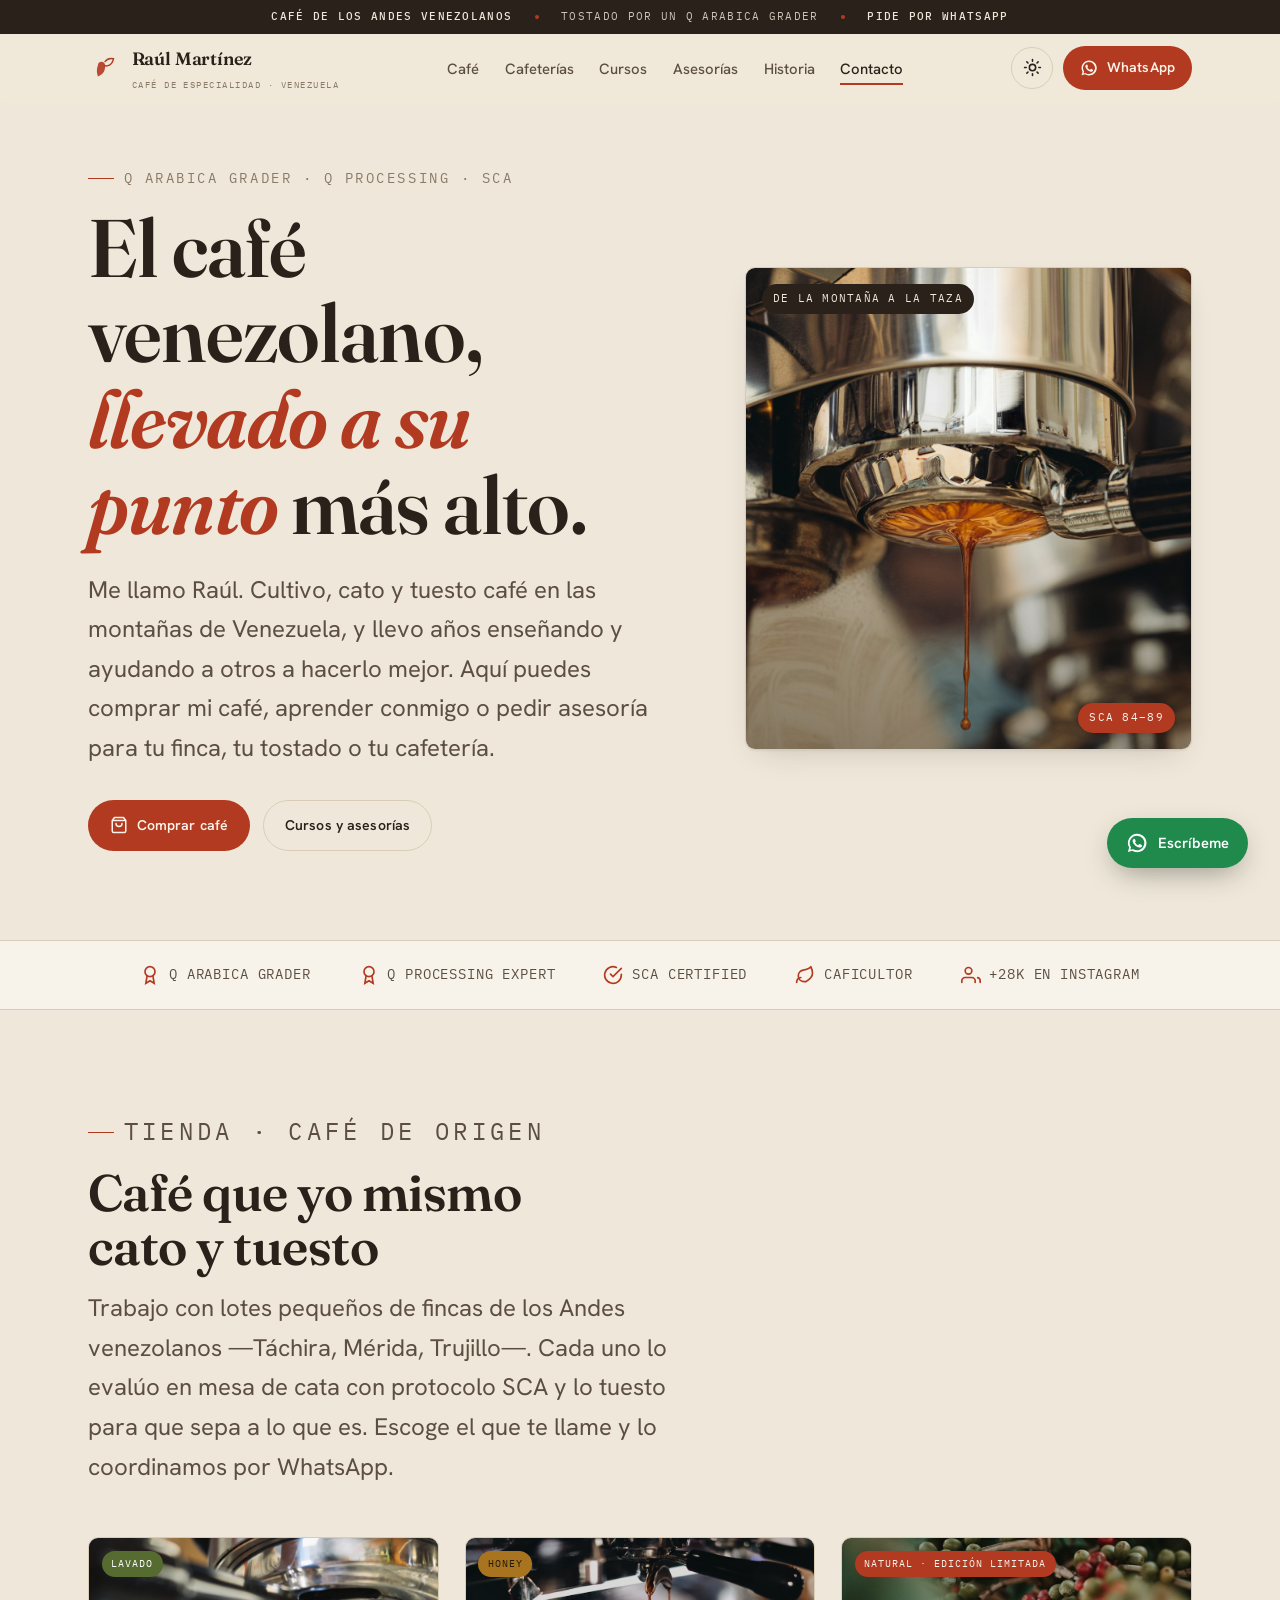
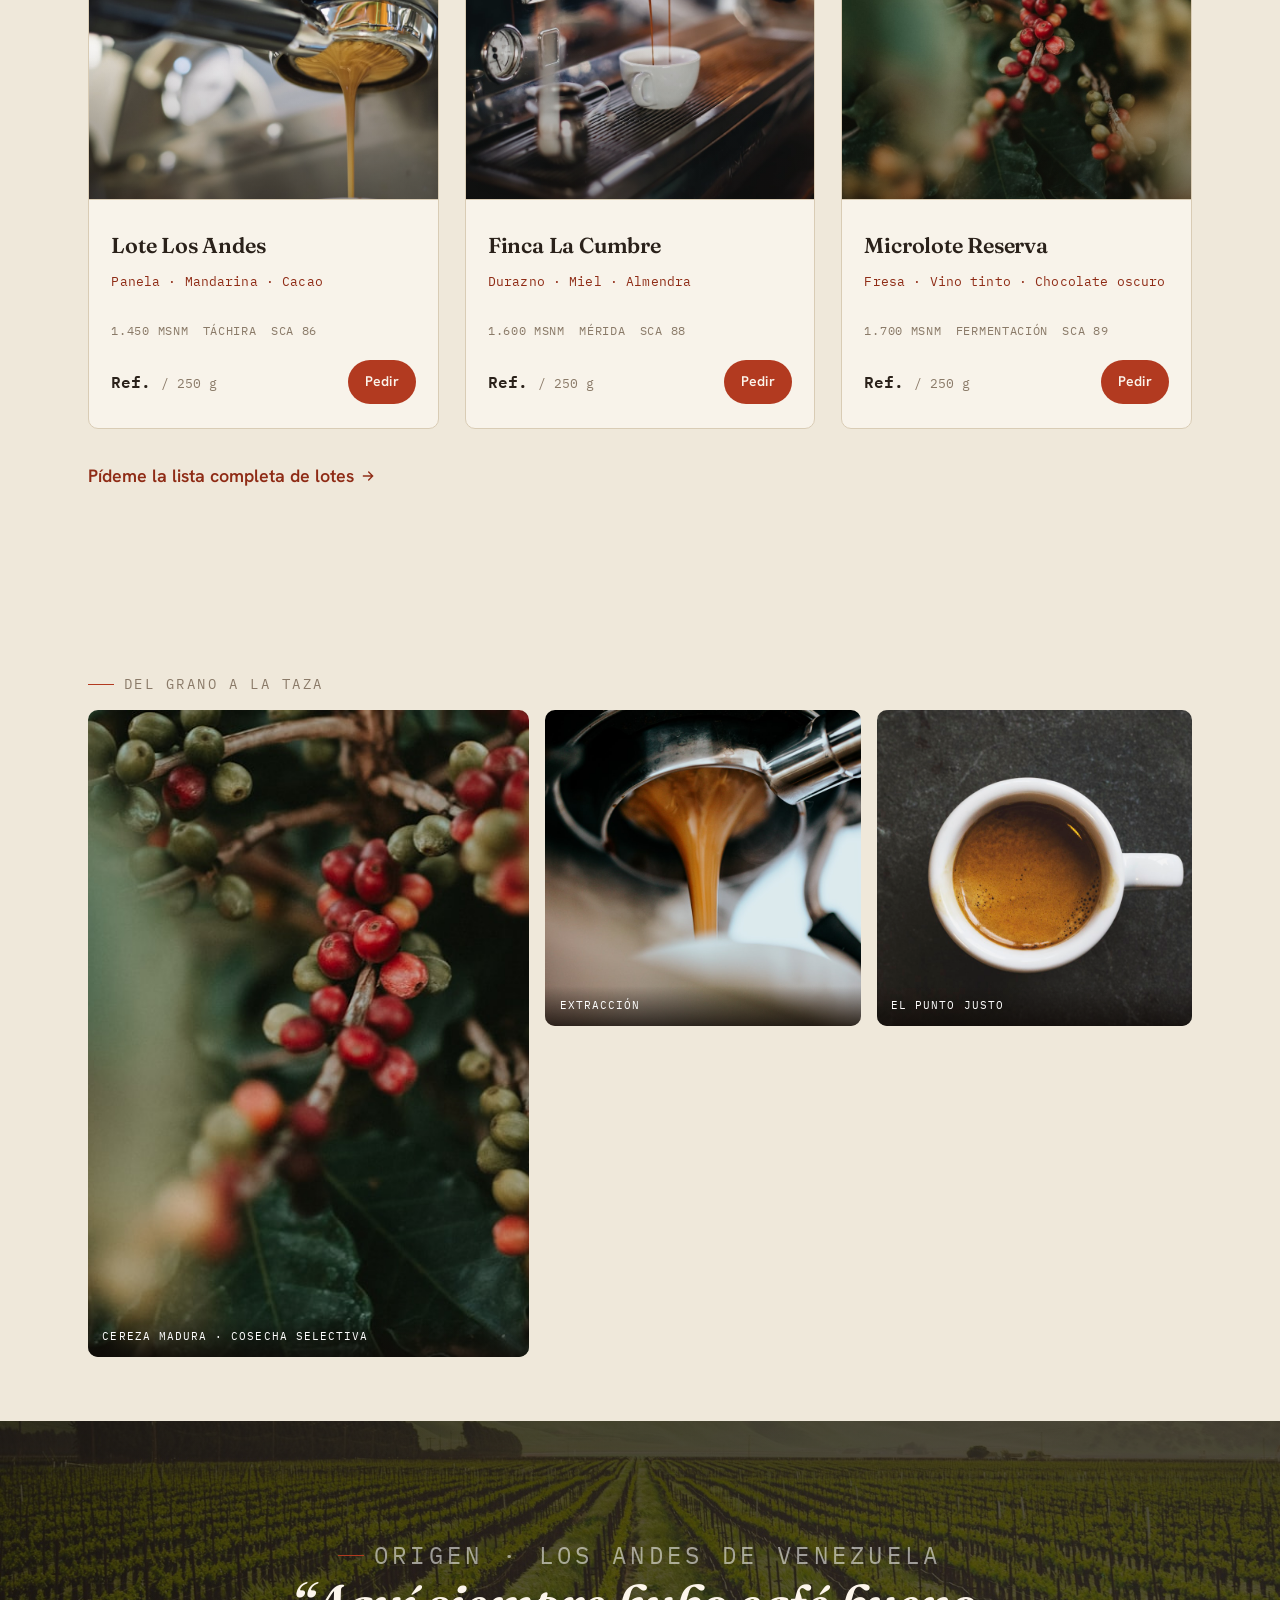
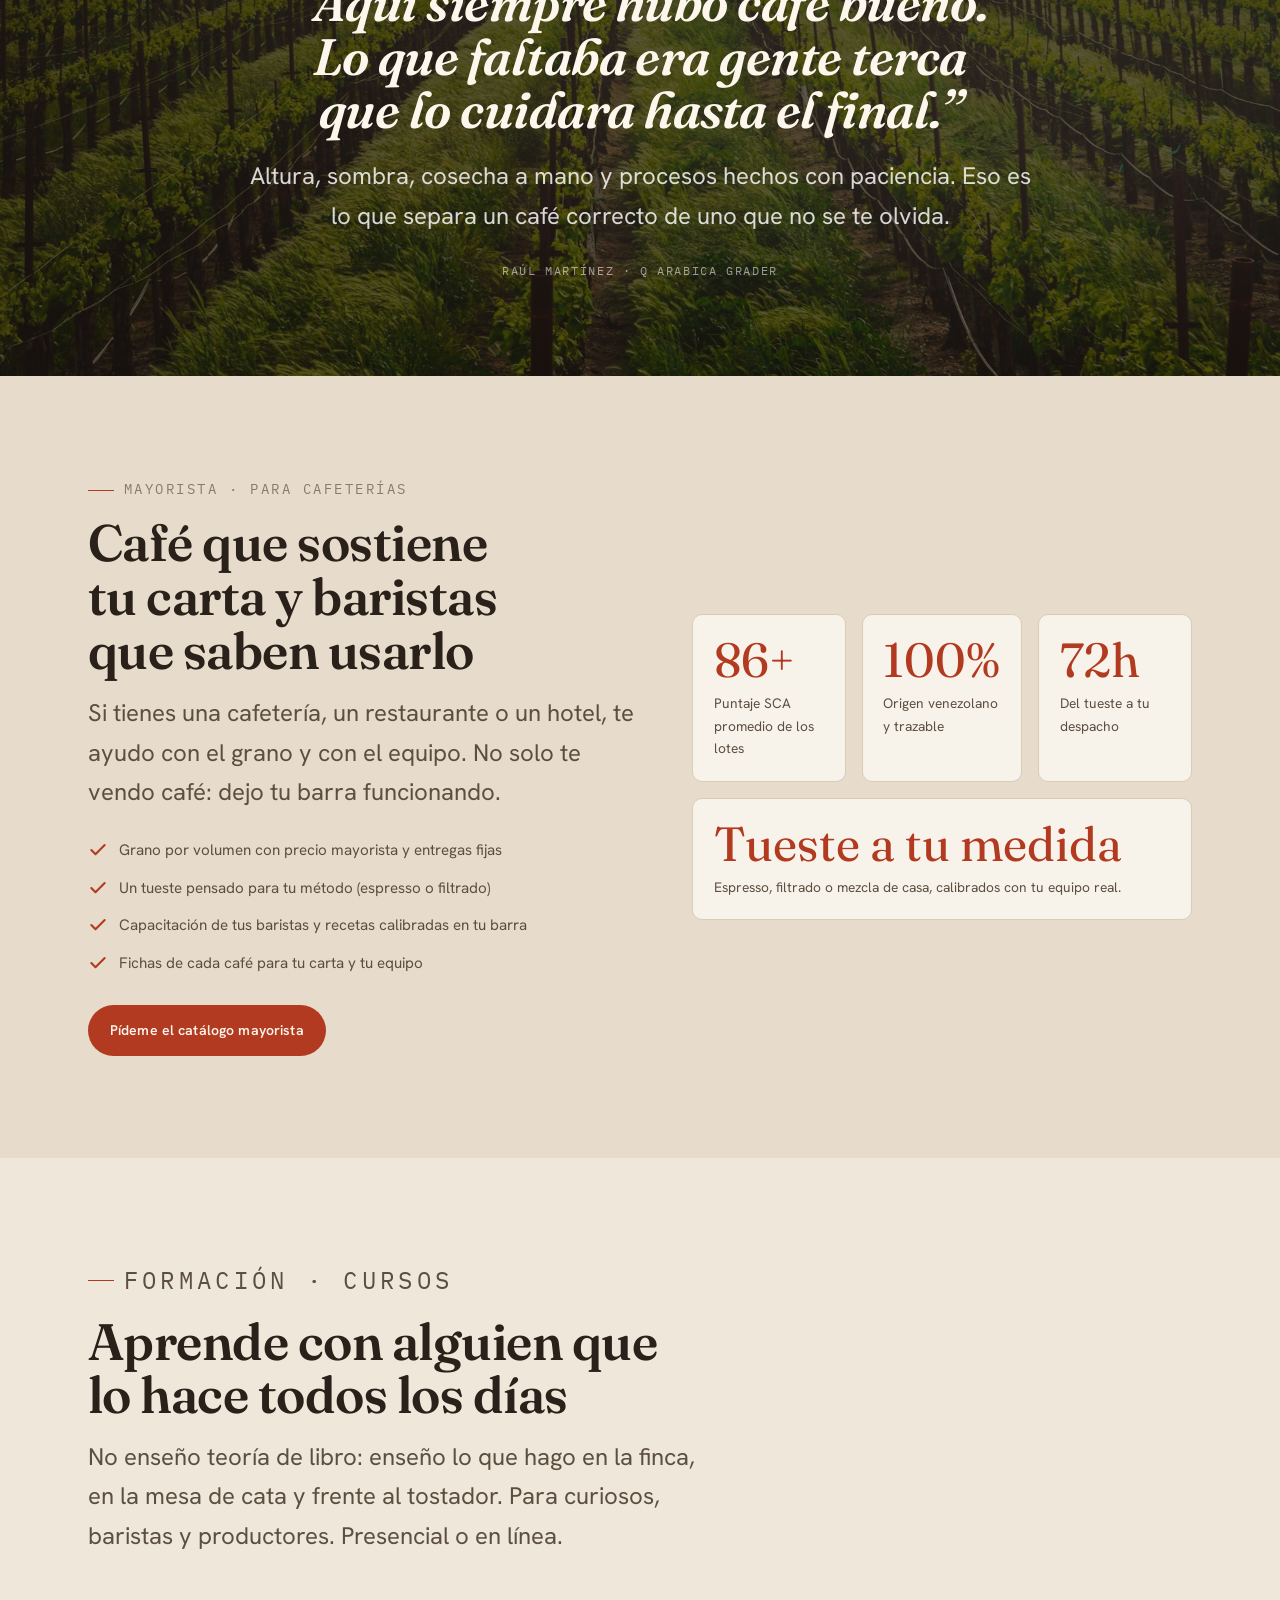
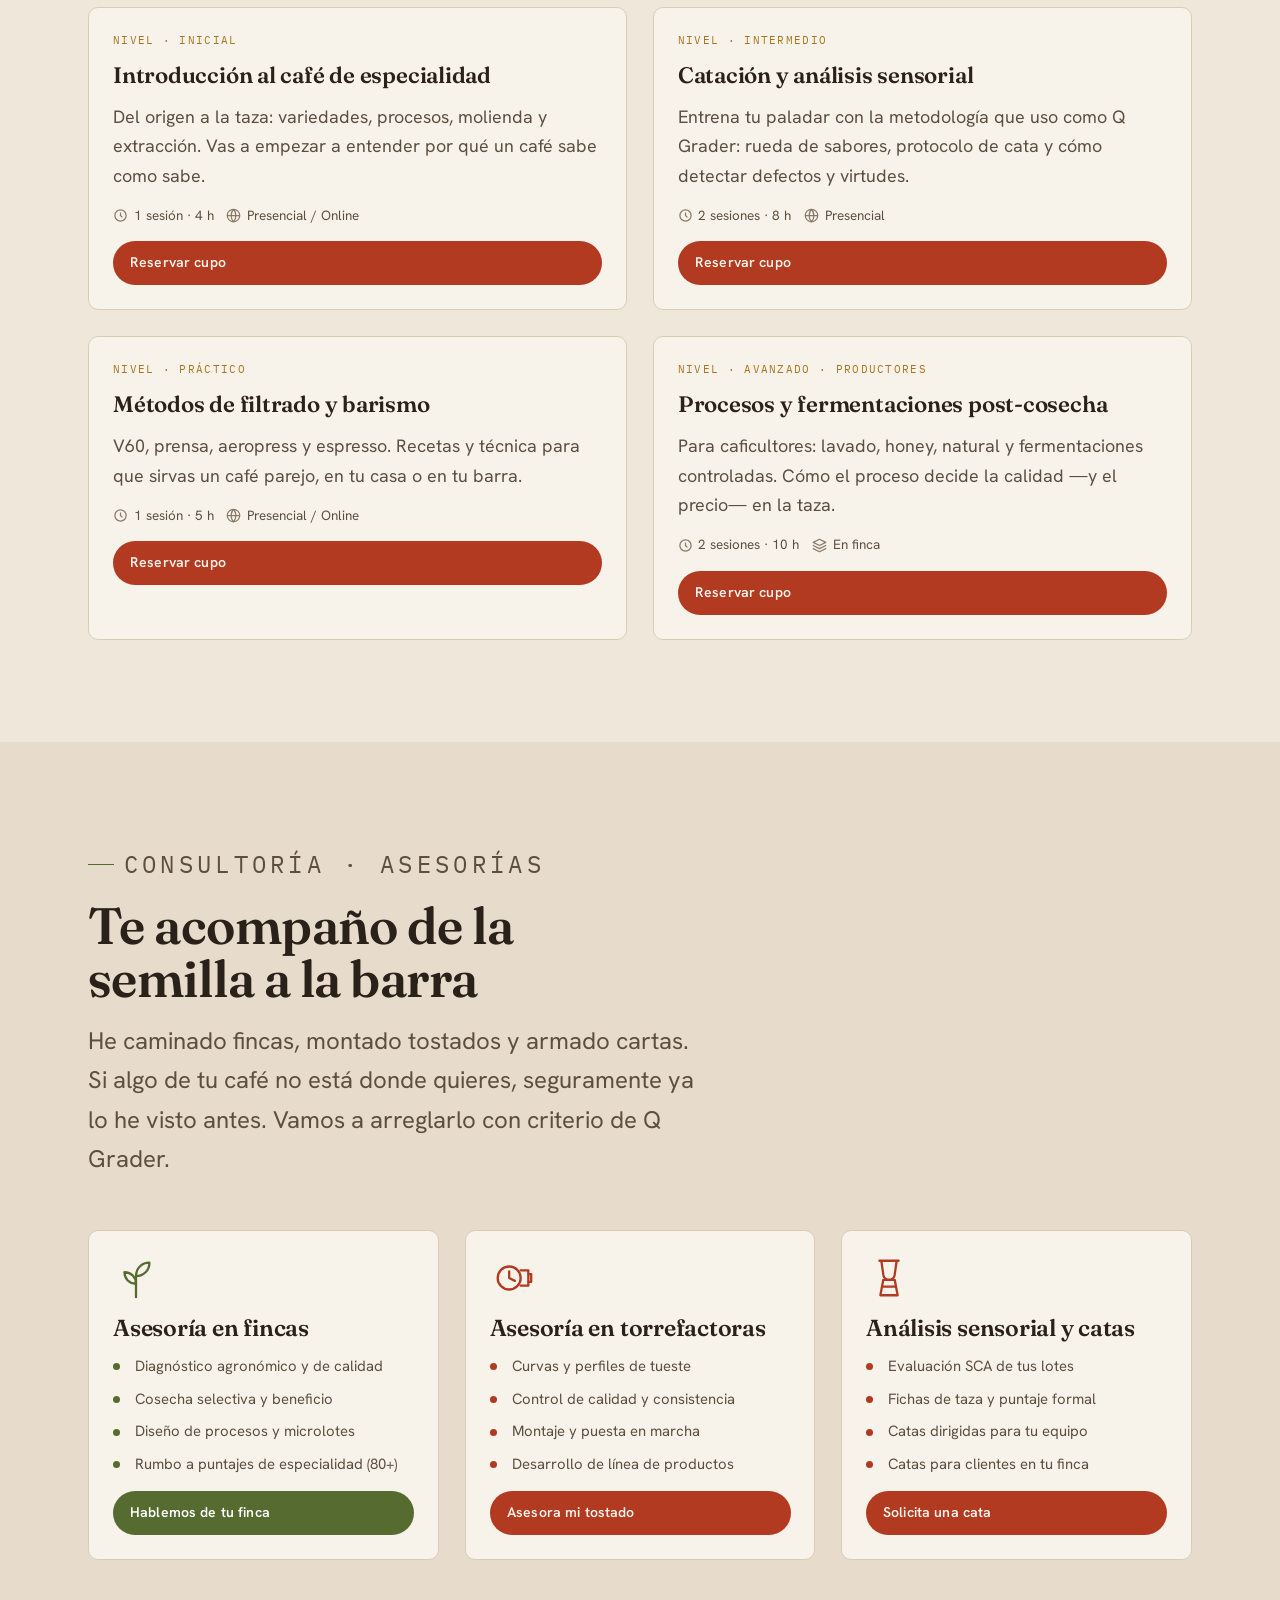
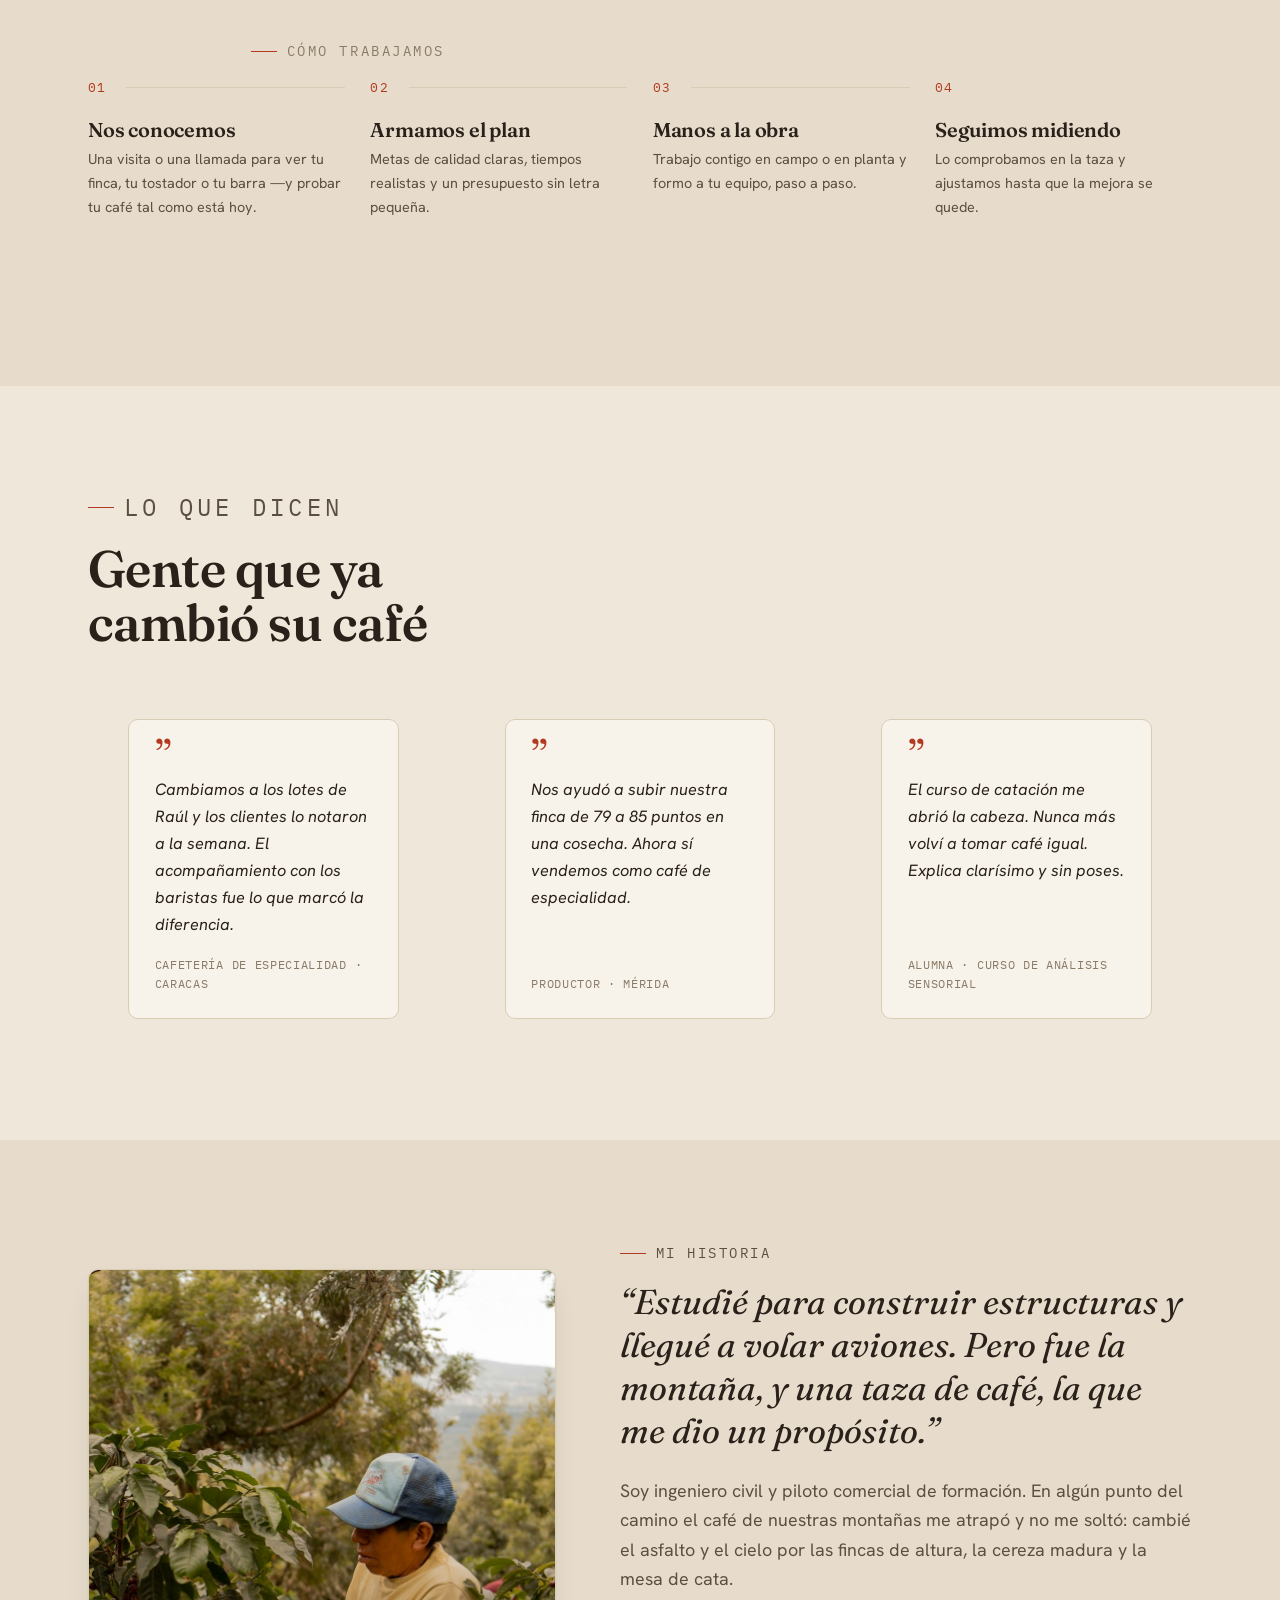
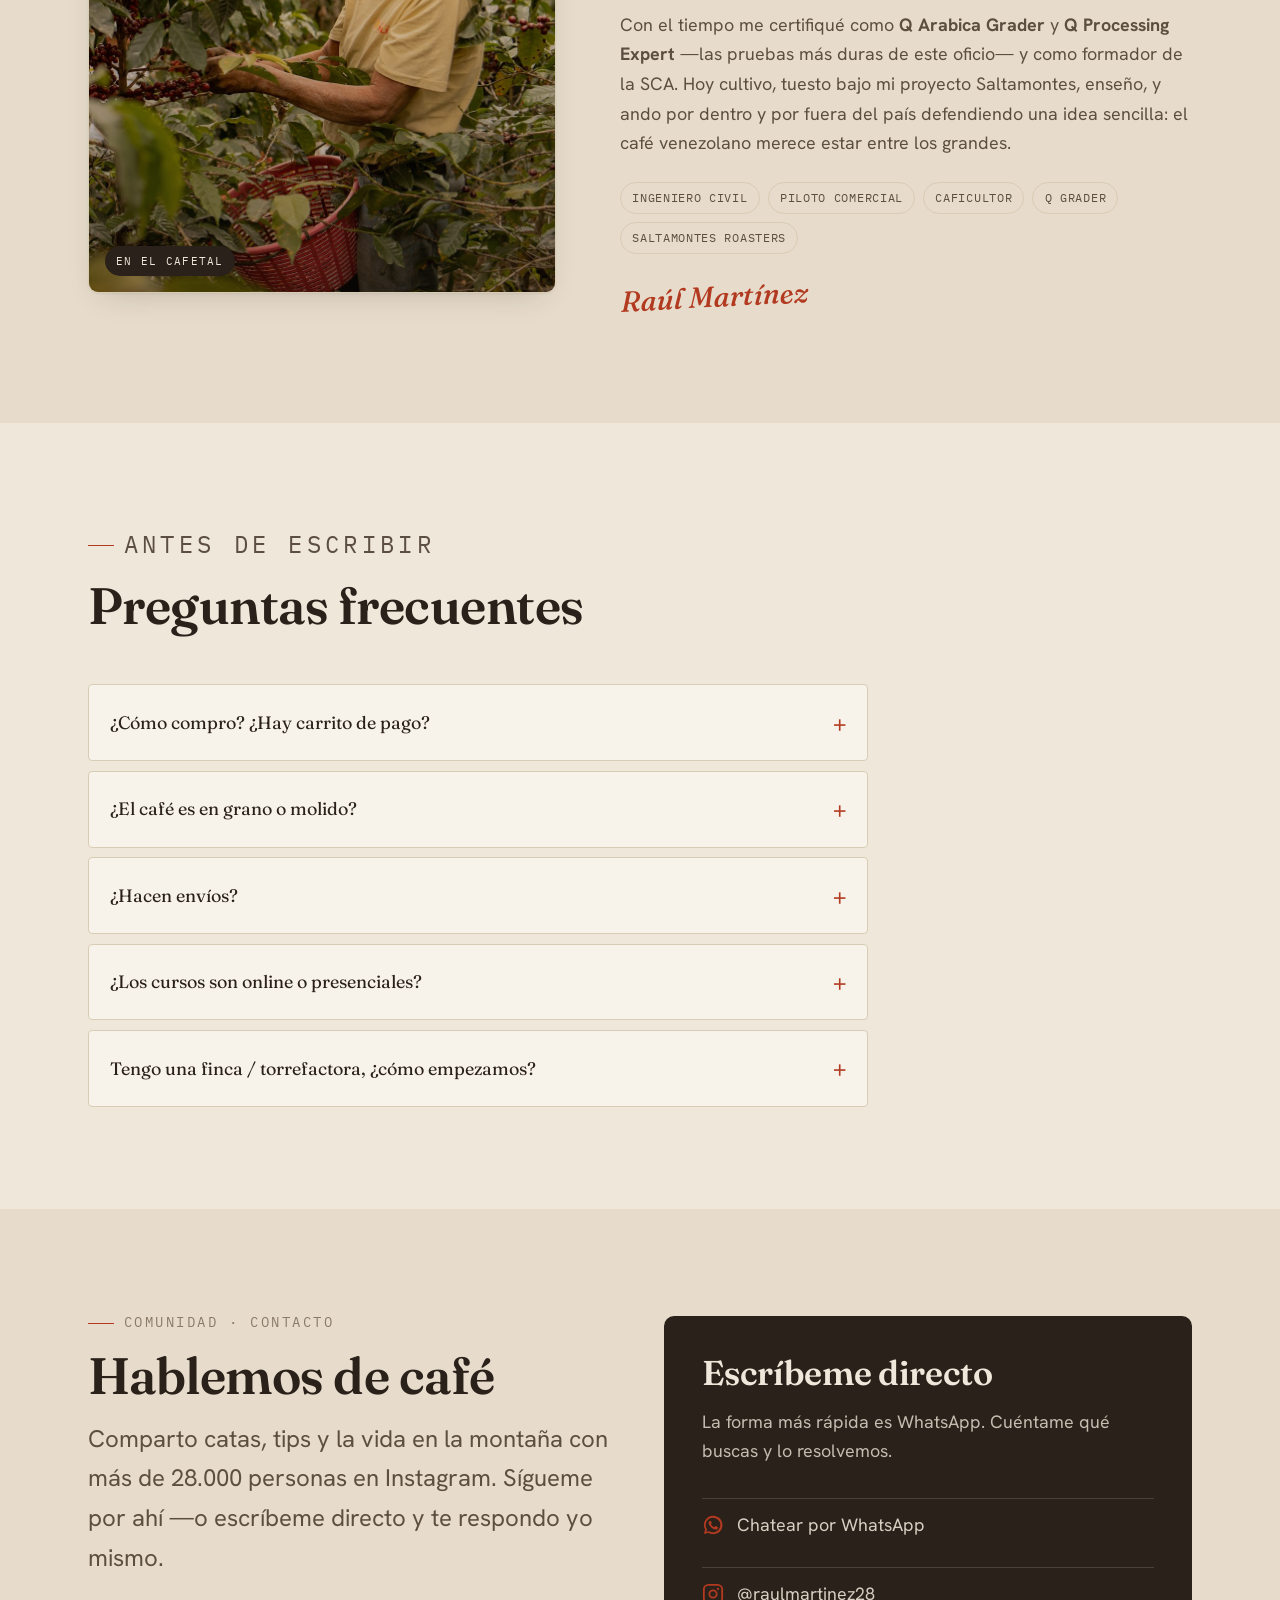
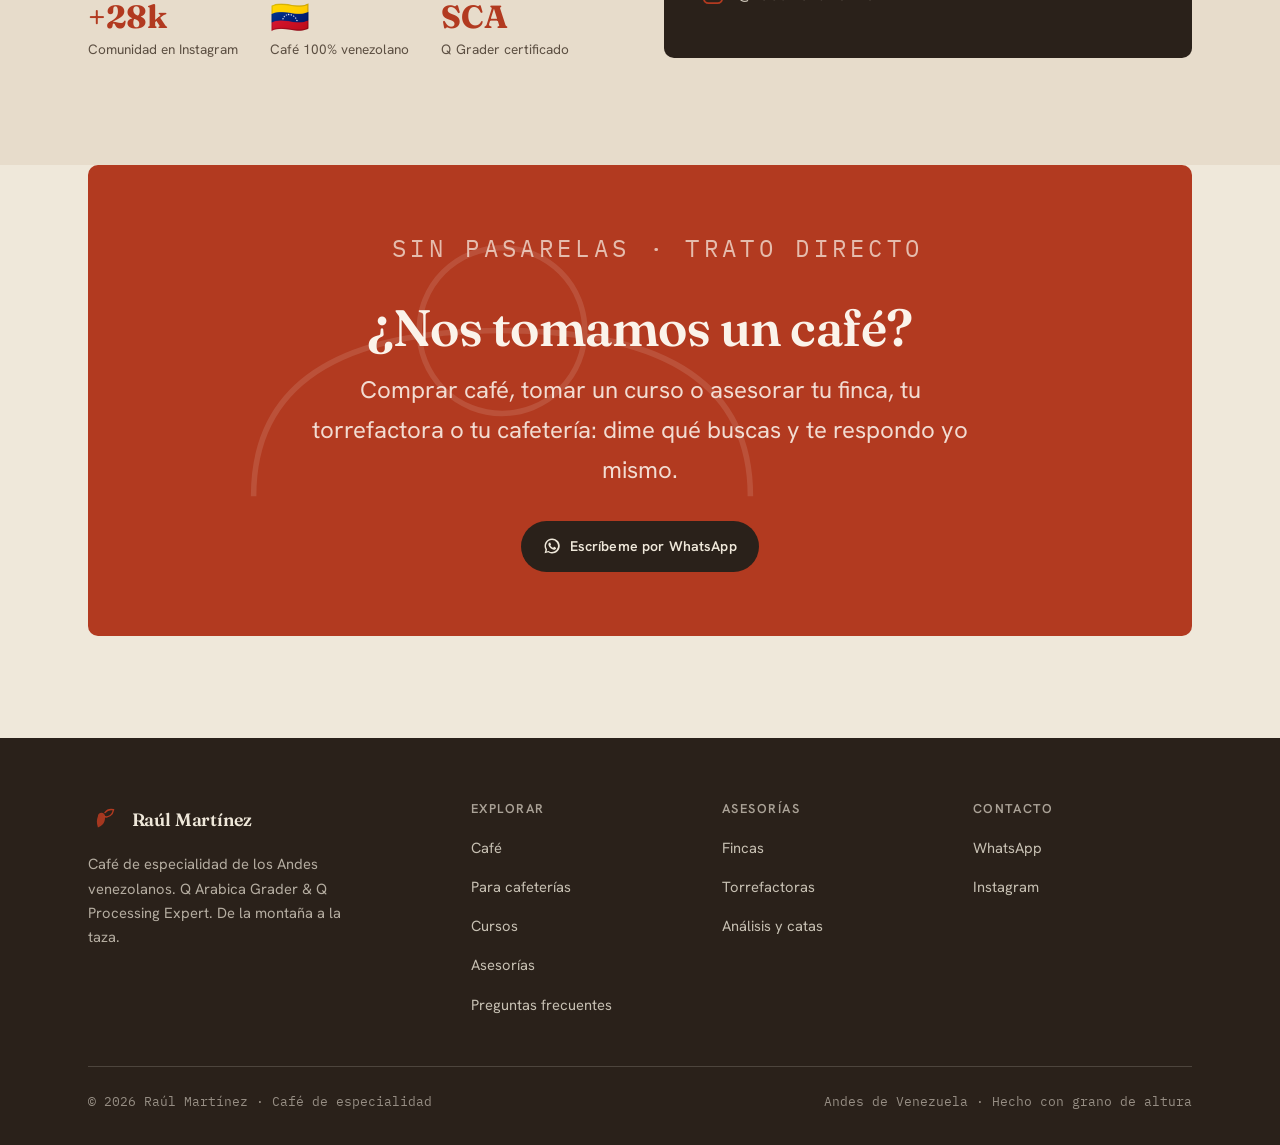
<file: index.html>
<!DOCTYPE html>
<html lang="es">
<head>
<meta charset="UTF-8" />
<meta name="viewport" content="width=device-width, initial-scale=1" />
<title>Raúl Martínez — Café de especialidad venezolano</title>
<meta name="description" content="Café de origen tostado por un Q Arabica Grader. Compra café, toma un curso o pide asesoría para tu finca, torrefactora o cafetería. Café de especialidad de los Andes venezolanos." />
<meta name="theme-color" content="#efe8da" media="(prefers-color-scheme: light)" />
<meta name="theme-color" content="#1c1611" media="(prefers-color-scheme: dark)" />
<meta property="og:type" content="website" />
<meta property="og:title" content="Raúl Martínez — Café de especialidad venezolano" />
<meta property="og:description" content="Café de origen, cursos y asesorías por un Q Arabica Grader. De la montaña a la taza." />
<meta property="og:image" content="images/hero.jpg" />
<meta property="og:locale" content="es_VE" />

<link rel="preconnect" href="https://fonts.googleapis.com" />
<link rel="preconnect" href="https://fonts.gstatic.com" crossorigin />
<link href="https://fonts.googleapis.com/css2?family=Fraunces:ital,opsz,wght@0,9..144,400..700;1,9..144,400..600&family=Hanken+Grotesk:wght@400;500;600;700&family=IBM+Plex+Mono:wght@400;500;600&display=swap" rel="stylesheet" />
<link rel="stylesheet" href="assets/styles.css" />
<link rel="icon" href="data:image/svg+xml,<svg xmlns='http://www.w3.org/2000/svg' viewBox='0 0 100 100'><text y='.9em' font-size='90'>☕</text></svg>" />
</head>
<body>

<!-- ============ BARRA DE ANUNCIO ============ -->
<div class="topbar" id="top">
  <div class="container topbar__row">
    <span><b>Café de los Andes venezolanos</b><i class="topbar__dot"></i> Tostado por un Q&nbsp;Arabica&nbsp;Grader <i class="topbar__dot hide-sm"></i> <b class="hide-sm">Pide por WhatsApp</b></span>
  </div>
</div>

<!-- ============ HEADER ============ -->
<header class="site-header">
  <div class="container nav">
    <a class="brand" href="#top" aria-label="Raúl Martínez, inicio">
      <svg class="brand__mark" viewBox="0 0 48 48" fill="none" aria-hidden="true">
        <path d="M14 20c0-3 2-5 5-5s5 2 5 5v3c0 6-4 11-10 13-2-6-2-11 0-16z" fill="currentColor" opacity=".9"/>
        <path d="M24 15c3-4 8-5 12-4-1 5-4 9-9 10-2 .4-3 .1-4-.6" stroke="currentColor" stroke-width="2" fill="none" stroke-linecap="round"/>
      </svg>
      <span>
        <span class="brand__name">Raúl Martínez</span>
        <span class="brand__tag">Café de especialidad · Venezuela</span>
      </span>
    </a>

    <nav aria-label="Principal">
      <ul class="nav__links">
        <li><a href="#tienda">Café</a></li>
        <li><a href="#cafeterias">Cafeterías</a></li>
        <li><a href="#cursos">Cursos</a></li>
        <li><a href="#asesorias">Asesorías</a></li>
        <li><a href="#historia">Historia</a></li>
        <li><a href="#contacto">Contacto</a></li>
      </ul>
    </nav>

    <div class="nav__actions">
      <button class="icon-btn theme-toggle" id="themeToggle" aria-label="Cambiar tema claro/oscuro">
        <svg class="sun" viewBox="0 0 24 24" fill="none" stroke="currentColor" stroke-width="2" stroke-linecap="round"><circle cx="12" cy="12" r="4"/><path d="M12 2v2M12 20v2M4.9 4.9l1.4 1.4M17.7 17.7l1.4 1.4M2 12h2M20 12h2M4.9 19.1l1.4-1.4M17.7 6.3l1.4-1.4"/></svg>
        <svg class="moon" viewBox="0 0 24 24" fill="currentColor"><path d="M21 12.8A9 9 0 1 1 11.2 3a7 7 0 0 0 9.8 9.8z"/></svg>
      </button>
      <a class="btn btn--sm js-wa" data-wa="Hola Raúl, vi tu página y quiero información sobre tu café.">
        <svg class="ico" viewBox="0 0 24 24" fill="currentColor" aria-hidden="true"><path d="M12 2a10 10 0 0 0-8.6 15l-1.3 4.7 4.8-1.3A10 10 0 1 0 12 2zm0 2a8 8 0 1 1-4.1 14.9l-.4-.2-2.8.7.8-2.7-.2-.4A8 8 0 0 1 12 4zm4.5 9.9c-.2-.1-1.4-.7-1.6-.8s-.4-.1-.5.1-.6.8-.8 1-.3.2-.5.1a6.5 6.5 0 0 1-1.9-1.2 7.2 7.2 0 0 1-1.3-1.7c-.1-.2 0-.4.1-.5l.4-.4.2-.4v-.4l-.8-1.8c-.2-.5-.4-.4-.5-.4h-.5a.9.9 0 0 0-.7.3 2.8 2.8 0 0 0-.9 2.1 4.9 4.9 0 0 0 1 2.6 11.2 11.2 0 0 0 4.3 3.8c2.6 1 2.6.7 3.1.6a2.5 2.5 0 0 0 1.7-1.2 2 2 0 0 0 .1-1.2c0-.1-.2-.2-.4-.3z"/></svg>
        WhatsApp
      </a>
      <button class="icon-btn nav__toggle" id="navToggle" aria-label="Abrir menú" aria-expanded="false">
        <svg viewBox="0 0 24 24" fill="none" stroke="currentColor" stroke-width="2" stroke-linecap="round"><path d="M4 7h16M4 12h16M4 17h16"/></svg>
      </button>
    </div>
  </div>
</header>

<!-- Menú móvil -->
<div class="mobile-menu" id="mobileMenu" role="dialog" aria-label="Menú de navegación">
  <div class="mobile-menu__top">
    <span class="brand__name">Menú</span>
    <button class="icon-btn" id="navClose" aria-label="Cerrar menú">
      <svg viewBox="0 0 24 24" fill="none" stroke="currentColor" stroke-width="2" stroke-linecap="round"><path d="M6 6l12 12M18 6L6 18"/></svg>
    </button>
  </div>
  <a href="#tienda">Café</a>
  <a href="#cafeterias">Cafeterías</a>
  <a href="#cursos">Cursos</a>
  <a href="#asesorias">Asesorías</a>
  <a href="#historia">Historia</a>
  <a href="#contacto">Contacto</a>
  <a class="btn btn--block js-wa" data-wa="Hola Raúl, vi tu página y quiero información sobre tu café.">Escríbeme por WhatsApp</a>
</div>

<!-- Flotantes -->
<a class="wa-float js-wa" data-wa="Hola Raúl 👋 Vi tu página web y quiero conversar sobre café." aria-label="Escribir por WhatsApp">
  <svg viewBox="0 0 24 24" fill="currentColor" aria-hidden="true"><path d="M12 2a10 10 0 0 0-8.6 15l-1.3 4.7 4.8-1.3A10 10 0 1 0 12 2zm0 2a8 8 0 1 1-4.1 14.9l-.4-.2-2.8.7.8-2.7-.2-.4A8 8 0 0 1 12 4zm4.5 9.9c-.2-.1-1.4-.7-1.6-.8s-.4-.1-.5.1-.6.8-.8 1-.3.2-.5.1a6.5 6.5 0 0 1-1.9-1.2 7.2 7.2 0 0 1-1.3-1.7c-.1-.2 0-.4.1-.5l.4-.4.2-.4v-.4l-.8-1.8c-.2-.5-.4-.4-.5-.4h-.5a.9.9 0 0 0-.7.3 2.8 2.8 0 0 0-.9 2.1 4.9 4.9 0 0 0 1 2.6 11.2 11.2 0 0 0 4.3 3.8c2.6 1 2.6.7 3.1.6a2.5 2.5 0 0 0 1.7-1.2 2 2 0 0 0 .1-1.2c0-.1-.2-.2-.4-.3z"/></svg>
  <span class="wa-float__txt">Escríbeme</span>
</a>
<button class="to-top" id="toTop" aria-label="Volver arriba">
  <svg viewBox="0 0 24 24" fill="none" stroke="currentColor" stroke-width="2" stroke-linecap="round" stroke-linejoin="round"><path d="M12 19V5M5 12l7-7 7 7"/></svg>
</button>

<main>

<!-- ============ HERO ============ -->
<section class="hero container">
  <div class="hero__grid">
    <div class="reveal">
      <p class="eyebrow">Q Arabica Grader · Q Processing · SCA</p>
      <h1>El café venezolano, <em>llevado a su punto</em> más alto.</h1>
      <p class="hero__lead">Me llamo Raúl. Cultivo, cato y tuesto café en las montañas de Venezuela, y llevo años enseñando y ayudando a otros a hacerlo mejor. Aquí puedes comprar mi café, aprender conmigo o pedir asesoría para tu finca, tu tostado o tu cafetería.</p>
      <div class="hero__cta">
        <a class="btn js-wa" data-wa="Hola Raúl, quiero comprar café de especialidad. ¿Qué lotes tienes disponibles?">
          <svg class="ico" viewBox="0 0 24 24" fill="none" stroke="currentColor" stroke-width="2" stroke-linecap="round" stroke-linejoin="round"><path d="M6 2 3 6v14a2 2 0 0 0 2 2h14a2 2 0 0 0 2-2V6l-3-4zM3 6h18M16 10a4 4 0 0 1-8 0"/></svg>
          Comprar café
        </a>
        <a class="btn btn--ghost" href="#cursos">Cursos y asesorías</a>
      </div>
    </div>

    <div class="hero__art reveal">
      <div class="art-card">
        <img class="media" src="images/hero.jpg" alt="Taza de café de especialidad recién servida" loading="eager"
             onload="this.classList.add('loaded')" onerror="this.remove()" />
        <span class="scrim"></span>
        <span class="art-badge art-badge--tl">De la montaña a la taza</span>
        <span class="art-badge art-badge--br">SCA 84–89</span>
        <svg viewBox="0 0 300 320" fill="none" aria-hidden="true">
          <path d="M20 175 L95 70 L150 140 L205 55 L280 175 Z" fill="currentColor" opacity=".10"/>
          <path d="M20 175 L95 70 L150 140 L205 55 L280 175" stroke="currentColor" stroke-width="2" opacity=".45" fill="none" stroke-linejoin="round"/>
          <line x1="20" y1="175" x2="280" y2="175" stroke="currentColor" stroke-width="1.5" opacity=".4"/>
          <path d="M95 205 h95 a8 8 0 0 1 8 8 l-8 55 a20 20 0 0 1-20 17 h-55 a20 20 0 0 1-20-17 l-8-55 a8 8 0 0 1 8-8z" fill="var(--surface)" stroke="currentColor" stroke-width="3" stroke-linejoin="round"/>
          <path d="M198 220 a22 22 0 0 1 0 40" stroke="currentColor" stroke-width="3" fill="none"/>
          <path d="M99 208 h87 l-3 20 a10 10 0 0 1-10 9 h-61 a10 10 0 0 1-10-9z" fill="var(--accent)" opacity=".85"/>
        </svg>
      </div>
    </div>
  </div>
</section>

<!-- ============ CREDENCIALES ============ -->
<section class="creds" aria-label="Credenciales">
  <div class="container creds__row">
    <span class="cred"><svg viewBox="0 0 24 24" fill="none" stroke="currentColor" stroke-width="2"><circle cx="12" cy="8" r="6"/><path d="M8.5 13 7 22l5-3 5 3-1.5-9"/></svg> Q Arabica Grader</span>
    <span class="cred"><svg viewBox="0 0 24 24" fill="none" stroke="currentColor" stroke-width="2"><circle cx="12" cy="8" r="6"/><path d="M8.5 13 7 22l5-3 5 3-1.5-9"/></svg> Q Processing Expert</span>
    <span class="cred"><svg viewBox="0 0 24 24" fill="none" stroke="currentColor" stroke-width="2" stroke-linecap="round"><path d="M22 11.1V12a10 10 0 1 1-5.9-9.1"/><path d="m9 11 3 3L22 4"/></svg> SCA Certified</span>
    <span class="cred"><svg viewBox="0 0 24 24" fill="none" stroke="currentColor" stroke-width="2" stroke-linecap="round" stroke-linejoin="round"><path d="M11 20A7 7 0 0 1 9.8 6.1C15.5 5 17 4.5 19 2c1 2 2 4.2 2 8 0 5-3.5 7.5-8 10z"/><path d="M2 21c0-3 1.9-5.5 5-6"/></svg> Caficultor</span>
    <span class="cred"><svg viewBox="0 0 24 24" fill="none" stroke="currentColor" stroke-width="2" stroke-linecap="round" stroke-linejoin="round"><path d="M17 21v-2a4 4 0 0 0-4-4H5a4 4 0 0 0-4 4v2"/><circle cx="9" cy="7" r="4"/><path d="M23 21v-2a4 4 0 0 0-3-3.9"/></svg> +28k en Instagram</span>
  </div>
</section>

<!-- ============ TIENDA ============ -->
<section class="section" id="tienda">
  <div class="container">
    <div class="section-head reveal">
      <p class="eyebrow">Tienda · Café de origen</p>
      <h2>Café que yo mismo cato y tuesto</h2>
      <p>Trabajo con lotes pequeños de fincas de los Andes venezolanos —Táchira, Mérida, Trujillo—. Cada uno lo evalúo en mesa de cata con protocolo SCA y lo tuesto para que sepa a lo que es. Escoge el que te llame y lo coordinamos por WhatsApp.</p>
    </div>

    <div class="grid grid--3">

      <article class="card coffee reveal">
        <div class="coffee__top">
          <img class="media" src="images/cafe-1.jpg" alt="Lote Los Andes" loading="lazy" onload="this.classList.add('loaded')" onerror="this.remove()" /><span class="scrim"></span>
          <span class="coffee__proc" data-p="lavado">Lavado</span>
          <svg class="coffee__bag" viewBox="0 0 90 120" fill="none" aria-hidden="true"><path d="M15 30h60v78a6 6 0 0 1-6 6H21a6 6 0 0 1-6-6z" fill="var(--surface)" stroke="currentColor" stroke-width="3"/><path d="M15 30l6-14h48l6 14" fill="var(--surface-2)" stroke="currentColor" stroke-width="3" stroke-linejoin="round"/><rect x="27" y="52" width="36" height="30" rx="3" fill="currentColor" opacity=".12"/></svg>
        </div>
        <div class="coffee__body">
          <h3 class="coffee__name">Lote Los Andes</h3>
          <p class="coffee__notes">Panela · Mandarina · Cacao</p>
          <div class="coffee__spec"><span>1.450 msnm</span><span>Táchira</span><span>SCA 86</span></div>
          <div class="coffee__foot">
            <span class="coffee__price">Ref. <small>/ 250 g</small></span>
            <a class="btn btn--sm js-wa" data-wa="Hola Raúl, me interesa el Lote Los Andes (lavado). ¿Precio y disponibilidad?">Pedir</a>
          </div>
        </div>
      </article>

      <article class="card coffee reveal">
        <div class="coffee__top">
          <img class="media" src="images/cafe-2.jpg" alt="Finca La Cumbre" loading="lazy" onload="this.classList.add('loaded')" onerror="this.remove()" /><span class="scrim"></span>
          <span class="coffee__proc" data-p="honey">Honey</span>
          <svg class="coffee__bag" viewBox="0 0 90 120" fill="none" aria-hidden="true"><path d="M15 30h60v78a6 6 0 0 1-6 6H21a6 6 0 0 1-6-6z" fill="var(--surface)" stroke="currentColor" stroke-width="3"/><path d="M15 30l6-14h48l6 14" fill="var(--surface-2)" stroke="currentColor" stroke-width="3" stroke-linejoin="round"/><rect x="27" y="52" width="36" height="30" rx="3" fill="currentColor" opacity=".12"/></svg>
        </div>
        <div class="coffee__body">
          <h3 class="coffee__name">Finca La Cumbre</h3>
          <p class="coffee__notes">Durazno · Miel · Almendra</p>
          <div class="coffee__spec"><span>1.600 msnm</span><span>Mérida</span><span>SCA 88</span></div>
          <div class="coffee__foot">
            <span class="coffee__price">Ref. <small>/ 250 g</small></span>
            <a class="btn btn--sm js-wa" data-wa="Hola Raúl, me interesa el café Finca La Cumbre (honey). ¿Precio y disponibilidad?">Pedir</a>
          </div>
        </div>
      </article>

      <article class="card coffee reveal">
        <div class="coffee__top">
          <img class="media" src="images/cafe-3.jpg" alt="Microlote Reserva" loading="lazy" onload="this.classList.add('loaded')" onerror="this.remove()" /><span class="scrim"></span>
          <span class="coffee__proc" data-p="natural">Natural · Edición limitada</span>
          <svg class="coffee__bag" viewBox="0 0 90 120" fill="none" aria-hidden="true"><path d="M15 30h60v78a6 6 0 0 1-6 6H21a6 6 0 0 1-6-6z" fill="var(--surface)" stroke="currentColor" stroke-width="3"/><path d="M15 30l6-14h48l6 14" fill="var(--surface-2)" stroke="currentColor" stroke-width="3" stroke-linejoin="round"/><rect x="27" y="52" width="36" height="30" rx="3" fill="currentColor" opacity=".12"/></svg>
        </div>
        <div class="coffee__body">
          <h3 class="coffee__name">Microlote Reserva</h3>
          <p class="coffee__notes">Fresa · Vino tinto · Chocolate oscuro</p>
          <div class="coffee__spec"><span>1.700 msnm</span><span>Fermentación</span><span>SCA 89</span></div>
          <div class="coffee__foot">
            <span class="coffee__price">Ref. <small>/ 250 g</small></span>
            <a class="btn btn--sm js-wa" data-wa="Hola Raúl, quiero el Microlote Reserva (natural, edición limitada). ¿Sigue disponible?">Pedir</a>
          </div>
        </div>
      </article>

    </div>

    <p style="margin-top:2rem;">
      <a class="link-arrow js-wa" data-wa="Hola Raúl, ¿me pasas la lista completa de cafés disponibles con precios?">
        Pídeme la lista completa de lotes
        <svg viewBox="0 0 24 24" fill="none" stroke="currentColor" stroke-width="2" stroke-linecap="round"><path d="M5 12h14M13 6l6 6-6 6"/></svg>
      </a>
    </p>
  </div>
</section>

<!-- ============ GALERÍA ============ -->
<section class="section section--tight" aria-label="Galería">
  <div class="container">
    <p class="eyebrow reveal">Del grano a la taza</p>
    <div class="gallery reveal">
      <figure><img src="images/cafe-3.jpg" alt="Cerezas de café maduras en la rama" loading="lazy" /><figcaption>Cereza madura · cosecha selectiva</figcaption></figure>
      <figure><img src="images/g-molido.jpg" alt="Extracción de espresso" loading="lazy" /><figcaption>Extracción</figcaption></figure>
      <figure><img src="images/g-taza.jpg" alt="Espresso servido" loading="lazy" /><figcaption>El punto justo</figcaption></figure>
    </div>
  </div>
</section>

<!-- ============ BANDA EDITORIAL ============ -->
<section class="editorial" aria-label="Manifiesto">
  <img class="media" src="images/editorial.jpg" alt="" loading="lazy" onload="this.classList.add('loaded')" onerror="this.remove()" />
  <div class="editorial__inner reveal">
    <p class="eyebrow">Origen · Los Andes de Venezuela</p>
    <h2>“Aquí siempre hubo café bueno. Lo que faltaba era gente terca que lo cuidara hasta el final.”</h2>
    <p>Altura, sombra, cosecha a mano y procesos hechos con paciencia. Eso es lo que separa un café correcto de uno que no se te olvida.</p>
    <p class="attrib">Raúl Martínez · Q Arabica Grader</p>
  </div>
</section>

<!-- ============ CAFETERÍAS (B2B) ============ -->
<section class="section section--alt" id="cafeterias">
  <div class="container split">
    <div class="reveal">
      <p class="eyebrow">Mayorista · Para cafeterías</p>
      <h2 style="font-size:var(--step-3); margin-bottom:1rem;">Café que sostiene tu carta y baristas que saben usarlo</h2>
      <p style="color:var(--ink-soft); font-size:var(--step-1);">Si tienes una cafetería, un restaurante o un hotel, te ayudo con el grano y con el equipo. No solo te vendo café: dejo tu barra funcionando.</p>
      <ul class="split__list" style="margin-top:1.6rem;">
        <li><svg viewBox="0 0 24 24" fill="none" stroke="currentColor" stroke-width="2.5" stroke-linecap="round" stroke-linejoin="round"><path d="M20 6 9 17l-5-5"/></svg> Grano por volumen con precio mayorista y entregas fijas</li>
        <li><svg viewBox="0 0 24 24" fill="none" stroke="currentColor" stroke-width="2.5" stroke-linecap="round" stroke-linejoin="round"><path d="M20 6 9 17l-5-5"/></svg> Un tueste pensado para tu método (espresso o filtrado)</li>
        <li><svg viewBox="0 0 24 24" fill="none" stroke="currentColor" stroke-width="2.5" stroke-linecap="round" stroke-linejoin="round"><path d="M20 6 9 17l-5-5"/></svg> Capacitación de tus baristas y recetas calibradas en tu barra</li>
        <li><svg viewBox="0 0 24 24" fill="none" stroke="currentColor" stroke-width="2.5" stroke-linecap="round" stroke-linejoin="round"><path d="M20 6 9 17l-5-5"/></svg> Fichas de cada café para tu carta y tu equipo</li>
      </ul>
      <a class="btn js-wa" data-wa="Hola Raúl, tengo una cafetería y quiero el catálogo mayorista y condiciones de volumen.">Pídeme el catálogo mayorista</a>
    </div>

    <div class="stat-grid reveal" aria-label="Cifras">
      <div class="stat"><div class="stat__n">86+</div><div class="stat__l">Puntaje SCA promedio de los lotes</div></div>
      <div class="stat"><div class="stat__n">100%</div><div class="stat__l">Origen venezolano y trazable</div></div>
      <div class="stat"><div class="stat__n">72h</div><div class="stat__l">Del tueste a tu despacho</div></div>
      <div class="stat" style="grid-column:1 / -1;"><div class="stat__n">Tueste a tu medida</div><div class="stat__l">Espresso, filtrado o mezcla de casa, calibrados con tu equipo real.</div></div>
    </div>
  </div>
</section>

<!-- ============ CURSOS ============ -->
<section class="section" id="cursos">
  <div class="container">
    <div class="section-head reveal">
      <p class="eyebrow">Formación · Cursos</p>
      <h2>Aprende con alguien que lo hace todos los días</h2>
      <p>No enseño teoría de libro: enseño lo que hago en la finca, en la mesa de cata y frente al tostador. Para curiosos, baristas y productores. Presencial o en línea.</p>
    </div>

    <div class="grid grid--2">

      <article class="card course reveal">
        <span class="course__level">Nivel · Inicial</span>
        <h3>Introducción al café de especialidad</h3>
        <p style="color:var(--ink-soft); margin:0;">Del origen a la taza: variedades, procesos, molienda y extracción. Vas a empezar a entender por qué un café sabe como sabe.</p>
        <div class="course__meta">
          <span><svg viewBox="0 0 24 24" fill="none" stroke="currentColor" stroke-width="2"><circle cx="12" cy="12" r="9"/><path d="M12 7v5l3 3"/></svg> 1 sesión · 4 h</span>
          <span><svg viewBox="0 0 24 24" fill="none" stroke="currentColor" stroke-width="2"><circle cx="12" cy="12" r="10"/><path d="M2 12h20M12 2a15 15 0 0 1 0 20M12 2a15 15 0 0 0 0 20"/></svg> Presencial / Online</span>
        </div>
        <a class="btn btn--sm js-wa" data-wa="Hola Raúl, quiero reservar cupo en el curso 'Introducción al café de especialidad'. ¿Próximas fechas?">Reservar cupo</a>
      </article>

      <article class="card course reveal">
        <span class="course__level">Nivel · Intermedio</span>
        <h3>Catación y análisis sensorial</h3>
        <p style="color:var(--ink-soft); margin:0;">Entrena tu paladar con la metodología que uso como Q Grader: rueda de sabores, protocolo de cata y cómo detectar defectos y virtudes.</p>
        <div class="course__meta">
          <span><svg viewBox="0 0 24 24" fill="none" stroke="currentColor" stroke-width="2"><circle cx="12" cy="12" r="9"/><path d="M12 7v5l3 3"/></svg> 2 sesiones · 8 h</span>
          <span><svg viewBox="0 0 24 24" fill="none" stroke="currentColor" stroke-width="2"><circle cx="12" cy="12" r="10"/><path d="M2 12h20M12 2a15 15 0 0 1 0 20M12 2a15 15 0 0 0 0 20"/></svg> Presencial</span>
        </div>
        <a class="btn btn--sm js-wa" data-wa="Hola Raúl, me interesa el curso 'Catación y análisis sensorial'. ¿Fechas y costo?">Reservar cupo</a>
      </article>

      <article class="card course reveal">
        <span class="course__level">Nivel · Práctico</span>
        <h3>Métodos de filtrado y barismo</h3>
        <p style="color:var(--ink-soft); margin:0;">V60, prensa, aeropress y espresso. Recetas y técnica para que sirvas un café parejo, en tu casa o en tu barra.</p>
        <div class="course__meta">
          <span><svg viewBox="0 0 24 24" fill="none" stroke="currentColor" stroke-width="2"><circle cx="12" cy="12" r="9"/><path d="M12 7v5l3 3"/></svg> 1 sesión · 5 h</span>
          <span><svg viewBox="0 0 24 24" fill="none" stroke="currentColor" stroke-width="2"><circle cx="12" cy="12" r="10"/><path d="M2 12h20M12 2a15 15 0 0 1 0 20M12 2a15 15 0 0 0 0 20"/></svg> Presencial / Online</span>
        </div>
        <a class="btn btn--sm js-wa" data-wa="Hola Raúl, quiero el curso 'Métodos de filtrado y barismo'. ¿Cuándo es el próximo?">Reservar cupo</a>
      </article>

      <article class="card course reveal">
        <span class="course__level">Nivel · Avanzado · Productores</span>
        <h3>Procesos y fermentaciones post-cosecha</h3>
        <p style="color:var(--ink-soft); margin:0;">Para caficultores: lavado, honey, natural y fermentaciones controladas. Cómo el proceso decide la calidad —y el precio— en la taza.</p>
        <div class="course__meta">
          <span><svg viewBox="0 0 24 24" fill="none" stroke="currentColor" stroke-width="2"><circle cx="12" cy="12" r="9"/><path d="M12 7v5l3 3"/></svg> 2 sesiones · 10 h</span>
          <span><svg viewBox="0 0 24 24" fill="none" stroke="currentColor" stroke-width="2" stroke-linecap="round" stroke-linejoin="round"><path d="M12 2 2 7l10 5 10-5z"/><path d="M2 17l10 5 10-5M2 12l10 5 10-5"/></svg> En finca</span>
        </div>
        <a class="btn btn--sm js-wa" data-wa="Hola Raúl, soy productor y me interesa el curso de 'Procesos y fermentaciones post-cosecha'.">Reservar cupo</a>
      </article>

    </div>
  </div>
</section>

<!-- ============ ASESORÍAS ============ -->
<section class="section section--alt" id="asesorias">
  <div class="container">
    <div class="section-head reveal">
      <p class="eyebrow eyebrow--leaf">Consultoría · Asesorías</p>
      <h2>Te acompaño de la semilla a la barra</h2>
      <p>He caminado fincas, montado tostados y armado cartas. Si algo de tu café no está donde quieres, seguramente ya lo he visto antes. Vamos a arreglarlo con criterio de Q Grader.</p>
    </div>

    <div class="grid grid--3">

      <article class="card service service--leaf reveal">
        <svg class="service__ico" viewBox="0 0 48 48" fill="none" stroke="currentColor" stroke-width="2.4" stroke-linecap="round" stroke-linejoin="round"><path d="M24 44V22"/><path d="M24 22c0-8 6-14 14-14 0 8-6 14-14 14z"/><path d="M24 30c0-7-5-12-12-12 0 7 5 12 12 12z"/></svg>
        <h3>Asesoría en fincas</h3>
        <ul>
          <li>Diagnóstico agronómico y de calidad</li>
          <li>Cosecha selectiva y beneficio</li>
          <li>Diseño de procesos y microlotes</li>
          <li>Rumbo a puntajes de especialidad (80+)</li>
        </ul>
        <a class="btn btn--sm btn--leaf js-wa" data-wa="Hola Raúl, tengo una finca de café y quiero asesoría agronómica y de calidad.">Hablemos de tu finca</a>
      </article>

      <article class="card service reveal">
        <svg class="service__ico" viewBox="0 0 48 48" fill="none" stroke="currentColor" stroke-width="2.4" stroke-linecap="round" stroke-linejoin="round"><circle cx="20" cy="24" r="12"/><path d="M20 24v-7M20 24l6 3"/><path d="M32 16h8v16h-8"/><path d="M40 20h3v8h-3"/></svg>
        <h3>Asesoría en torrefactoras</h3>
        <ul>
          <li>Curvas y perfiles de tueste</li>
          <li>Control de calidad y consistencia</li>
          <li>Montaje y puesta en marcha</li>
          <li>Desarrollo de línea de productos</li>
        </ul>
        <a class="btn btn--sm js-wa" data-wa="Hola Raúl, tengo (o quiero montar) una torrefactora y necesito asesoría en perfiles de tueste.">Asesora mi tostado</a>
      </article>

      <article class="card service reveal">
        <svg class="service__ico" viewBox="0 0 48 48" fill="none" stroke="currentColor" stroke-width="2.4" stroke-linecap="round" stroke-linejoin="round"><path d="M14 6h20M16 6l2 14a6 6 0 0 0 12 0l2-14"/><path d="M18 26h12l3 16H15z"/><path d="M17 33h14"/></svg>
        <h3>Análisis sensorial y catas</h3>
        <ul>
          <li>Evaluación SCA de tus lotes</li>
          <li>Fichas de taza y puntaje formal</li>
          <li>Catas dirigidas para tu equipo</li>
          <li>Catas para clientes en tu finca</li>
        </ul>
        <a class="btn btn--sm js-wa" data-wa="Hola Raúl, quiero un servicio de análisis sensorial / cata SCA para mis lotes.">Solicita una cata</a>
      </article>

    </div>

    <div class="section--tight" style="margin-top:1rem;">
      <p class="eyebrow reveal" style="justify-content:center;">Cómo trabajamos</p>
      <div class="steps reveal">
        <div class="step"><span class="step__n">01</span><h3>Nos conocemos</h3><p>Una visita o una llamada para ver tu finca, tu tostador o tu barra —y probar tu café tal como está hoy.</p></div>
        <div class="step"><span class="step__n">02</span><h3>Armamos el plan</h3><p>Metas de calidad claras, tiempos realistas y un presupuesto sin letra pequeña.</p></div>
        <div class="step"><span class="step__n">03</span><h3>Manos a la obra</h3><p>Trabajo contigo en campo o en planta y formo a tu equipo, paso a paso.</p></div>
        <div class="step"><span class="step__n">04</span><h3>Seguimos midiendo</h3><p>Lo comprobamos en la taza y ajustamos hasta que la mejora se quede.</p></div>
      </div>
    </div>
  </div>
</section>

<!-- ============ TESTIMONIOS ============ -->
<!-- REEMPLAZAR por testimonios reales de tus clientes (nombre + rol/ciudad). -->
<section class="section" aria-label="Testimonios">
  <div class="container">
    <div class="section-head reveal">
      <p class="eyebrow">Lo que dicen</p>
      <h2>Gente que ya cambió su café</h2>
    </div>
    <div class="quotes">
      <figure class="quote reveal">
        <div class="quote__mark">”</div>
        <p>Cambiamos a los lotes de Raúl y los clientes lo notaron a la semana. El acompañamiento con los baristas fue lo que marcó la diferencia.</p>
        <figcaption class="quote__who">Cafetería de especialidad · Caracas</figcaption>
      </figure>
      <figure class="quote reveal">
        <div class="quote__mark">”</div>
        <p>Nos ayudó a subir nuestra finca de 79 a 85 puntos en una cosecha. Ahora sí vendemos como café de especialidad.</p>
        <figcaption class="quote__who">Productor · Mérida</figcaption>
      </figure>
      <figure class="quote reveal">
        <div class="quote__mark">”</div>
        <p>El curso de catación me abrió la cabeza. Nunca más volví a tomar café igual. Explica clarísimo y sin poses.</p>
        <figcaption class="quote__who">Alumna · Curso de análisis sensorial</figcaption>
      </figure>
    </div>
  </div>
</section>

<!-- ============ HISTORIA ============ -->
<section class="section section--alt" id="historia">
  <div class="container story">
    <div class="story__art reveal">
      <!-- TEMPORAL: foto de stock de un caficultor. Reemplaza images/raul.jpg por un retrato real de Raúl. -->
      <img class="media" src="images/raul.jpg" alt="Cosecha de café en la montaña" loading="lazy"
           onload="this.classList.add('loaded')" onerror="this.remove()" />
      <span class="scrim"></span>
      <span class="art-badge">En el cafetal</span>
    </div>

    <div class="reveal">
      <p class="eyebrow">Mi historia</p>
      <blockquote>“Estudié para construir estructuras y llegué a volar aviones. Pero fue la montaña, y una taza de café, la que me dio un propósito.”</blockquote>
      <p>Soy ingeniero civil y piloto comercial de formación. En algún punto del camino el café de nuestras montañas me atrapó y no me soltó: cambié el asfalto y el cielo por las fincas de altura, la cereza madura y la mesa de cata.</p>
      <p>Con el tiempo me certifiqué como <strong>Q Arabica Grader</strong> y <strong>Q Processing Expert</strong> —las pruebas más duras de este oficio— y como formador de la SCA. Hoy cultivo, tuesto bajo mi proyecto Saltamontes, enseño, y ando por dentro y por fuera del país defendiendo una idea sencilla: el café venezolano merece estar entre los grandes.</p>
      <div class="story__tags">
        <span class="tag">Ingeniero civil</span>
        <span class="tag">Piloto comercial</span>
        <span class="tag">Caficultor</span>
        <span class="tag">Q Grader</span>
        <span class="tag">Saltamontes Roasters</span>
      </div>
      <span class="signature">Raúl Martínez</span>
    </div>
  </div>
</section>

<!-- ============ FAQ ============ -->
<section class="section" id="faq">
  <div class="container">
    <div class="section-head reveal">
      <p class="eyebrow">Antes de escribir</p>
      <h2>Preguntas frecuentes</h2>
    </div>
    <div class="faq reveal">
      <details><summary>¿Cómo compro? ¿Hay carrito de pago?</summary><p>No hay pasarela: se coordina directo conmigo por WhatsApp. Me escribes, te confirmo disponibilidad y precio, y acordamos el pago y el envío. Trato de persona a persona.</p></details>
      <details><summary>¿El café es en grano o molido?</summary><p>Te lo mando como prefieras: en grano (recomendado para que conserve el aroma) o molido para tu método. Solo dime qué usas —espresso, V60, prensa— y lo ajusto.</p></details>
      <details><summary>¿Hacen envíos?</summary><p>Sí. Coordinamos el envío según tu ciudad cuando escribes. Cuéntame dónde estás y te digo opciones y tiempos.</p></details>
      <details><summary>¿Los cursos son online o presenciales?</summary><p>Depende del curso. Varios los doy online y presencial; los de procesos suelen ser en finca. Escríbeme y te paso las próximas fechas.</p></details>
      <details><summary>Tengo una finca / torrefactora, ¿cómo empezamos?</summary><p>Empezamos por una llamada o visita para conocer tu situación y probar tu café. De ahí sale un plan concreto. Escríbeme y lo agendamos.</p></details>
    </div>
  </div>
</section>

<!-- ============ COMUNIDAD / CONTACTO ============ -->
<section class="section section--alt" id="contacto">
  <div class="container community">
    <div class="reveal">
      <p class="eyebrow">Comunidad · Contacto</p>
      <h2 style="font-size:var(--step-3); margin-bottom:1rem;">Hablemos de café</h2>
      <p style="color:var(--ink-soft); font-size:var(--step-1);">Comparto catas, tips y la vida en la montaña con más de 28.000 personas en Instagram. Sígueme por ahí —o escríbeme directo y te respondo yo mismo.</p>
      <div class="community__stats">
        <div class="community__stat"><b>+28k</b><span>Comunidad en Instagram</span></div>
        <div class="community__stat"><b>🇻🇪</b><span>Café 100% venezolano</span></div>
        <div class="community__stat"><b>SCA</b><span>Q Grader certificado</span></div>
      </div>
    </div>

    <div class="contact-card reveal">
      <h3>Escríbeme directo</h3>
      <p>La forma más rápida es WhatsApp. Cuéntame qué buscas y lo resolvemos.</p>
      <a class="contact-row js-wa" data-wa="Hola Raúl 👋 Vi tu página y quiero conversar sobre café.">
        <svg viewBox="0 0 24 24" fill="currentColor" aria-hidden="true"><path d="M12 2a10 10 0 0 0-8.6 15l-1.3 4.7 4.8-1.3A10 10 0 1 0 12 2zm0 2a8 8 0 1 1-4.1 14.9l-.4-.2-2.8.7.8-2.7-.2-.4A8 8 0 0 1 12 4zm4.5 9.9c-.2-.1-1.4-.7-1.6-.8s-.4-.1-.5.1-.6.8-.8 1-.3.2-.5.1a6.5 6.5 0 0 1-1.9-1.2 7.2 7.2 0 0 1-1.3-1.7c-.1-.2 0-.4.1-.5l.4-.4.2-.4v-.4l-.8-1.8c-.2-.5-.4-.4-.5-.4h-.5a.9.9 0 0 0-.7.3 2.8 2.8 0 0 0-.9 2.1 4.9 4.9 0 0 0 1 2.6 11.2 11.2 0 0 0 4.3 3.8c2.6 1 2.6.7 3.1.6a2.5 2.5 0 0 0 1.7-1.2 2 2 0 0 0 .1-1.2c0-.1-.2-.2-.4-.3z"/></svg>
        Chatear por WhatsApp
      </a>
      <a class="contact-row" href="https://www.instagram.com/raulmartinez28" target="_blank" rel="noopener">
        <svg viewBox="0 0 24 24" fill="none" stroke="currentColor" stroke-width="2"><rect x="2" y="2" width="20" height="20" rx="5"/><circle cx="12" cy="12" r="4"/><circle cx="17.5" cy="6.5" r="1.2" fill="currentColor" stroke="none"/></svg>
        @raulmartinez28
      </a>
    </div>
  </div>
</section>

<!-- ============ CTA FINAL ============ -->
<section class="section" style="padding-top:0;">
  <div class="container">
    <div class="cta-band reveal">
      <svg class="cta-band__deco" viewBox="0 0 400 200" fill="none" aria-hidden="true"><path d="M60 120c0-40 30-60 90-60s90 20 90 60" stroke="currentColor" stroke-width="2"/><circle cx="150" cy="60" r="30" stroke="currentColor" stroke-width="2"/></svg>
      <p class="eyebrow" style="justify-content:center; color:color-mix(in srgb, var(--on-accent) 70%, transparent);">Sin pasarelas · Trato directo</p>
      <h2>¿Nos tomamos un café?</h2>
      <p style="max-width:52ch;">Comprar café, tomar un curso o asesorar tu finca, tu torrefactora o tu cafetería: dime qué buscas y te respondo yo mismo.</p>
      <a class="btn js-wa" data-wa="Hola Raúl 👋 Vi tu página web y quiero conversar sobre café.">
        <svg class="ico" viewBox="0 0 24 24" fill="currentColor" aria-hidden="true"><path d="M12 2a10 10 0 0 0-8.6 15l-1.3 4.7 4.8-1.3A10 10 0 1 0 12 2zm0 2a8 8 0 1 1-4.1 14.9l-.4-.2-2.8.7.8-2.7-.2-.4A8 8 0 0 1 12 4zm4.5 9.9c-.2-.1-1.4-.7-1.6-.8s-.4-.1-.5.1-.6.8-.8 1-.3.2-.5.1a6.5 6.5 0 0 1-1.9-1.2 7.2 7.2 0 0 1-1.3-1.7c-.1-.2 0-.4.1-.5l.4-.4.2-.4v-.4l-.8-1.8c-.2-.5-.4-.4-.5-.4h-.5a.9.9 0 0 0-.7.3 2.8 2.8 0 0 0-.9 2.1 4.9 4.9 0 0 0 1 2.6 11.2 11.2 0 0 0 4.3 3.8c2.6 1 2.6.7 3.1.6a2.5 2.5 0 0 0 1.7-1.2 2 2 0 0 0 .1-1.2c0-.1-.2-.2-.4-.3z"/></svg>
        Escríbeme por WhatsApp
      </a>
    </div>
  </div>
</section>

</main>

<!-- ============ FOOTER ============ -->
<footer class="site-footer">
  <div class="container">
    <div class="footer-grid">
      <div>
        <a class="brand" href="#top" style="color:var(--bg);">
          <svg class="brand__mark" viewBox="0 0 48 48" fill="none" aria-hidden="true">
            <path d="M14 20c0-3 2-5 5-5s5 2 5 5v3c0 6-4 11-10 13-2-6-2-11 0-16z" fill="currentColor" opacity=".9"/>
            <path d="M24 15c3-4 8-5 12-4-1 5-4 9-9 10-2 .4-3 .1-4-.6" stroke="currentColor" stroke-width="2" fill="none" stroke-linecap="round"/>
          </svg>
          <span class="brand__name">Raúl Martínez</span>
        </a>
        <p class="footer-about">Café de especialidad de los Andes venezolanos. Q Arabica Grader &amp; Q Processing Expert. De la montaña a la taza.</p>
      </div>
      <div>
        <h4>Explorar</h4>
        <ul class="footer-links">
          <li><a href="#tienda">Café</a></li>
          <li><a href="#cafeterias">Para cafeterías</a></li>
          <li><a href="#cursos">Cursos</a></li>
          <li><a href="#asesorias">Asesorías</a></li>
          <li><a href="#faq">Preguntas frecuentes</a></li>
        </ul>
      </div>
      <div>
        <h4>Asesorías</h4>
        <ul class="footer-links">
          <li><a class="js-wa" data-wa="Hola Raúl, quiero asesoría para mi finca.">Fincas</a></li>
          <li><a class="js-wa" data-wa="Hola Raúl, quiero asesoría para mi torrefactora.">Torrefactoras</a></li>
          <li><a class="js-wa" data-wa="Hola Raúl, quiero análisis sensorial / catas.">Análisis y catas</a></li>
        </ul>
      </div>
      <div>
        <h4>Contacto</h4>
        <ul class="footer-links">
          <li><a class="js-wa" data-wa="Hola Raúl 👋">WhatsApp</a></li>
          <li><a href="https://www.instagram.com/raulmartinez28" target="_blank" rel="noopener">Instagram</a></li>
        </ul>
      </div>
    </div>
    <div class="footer-bottom">
      <span>© <span id="year">2026</span> Raúl Martínez · Café de especialidad</span>
      <span>Andes de Venezuela · Hecho con grano de altura</span>
    </div>
  </div>
</footer>

<script src="assets/app.js"></script>
</body>
</html>
</file>
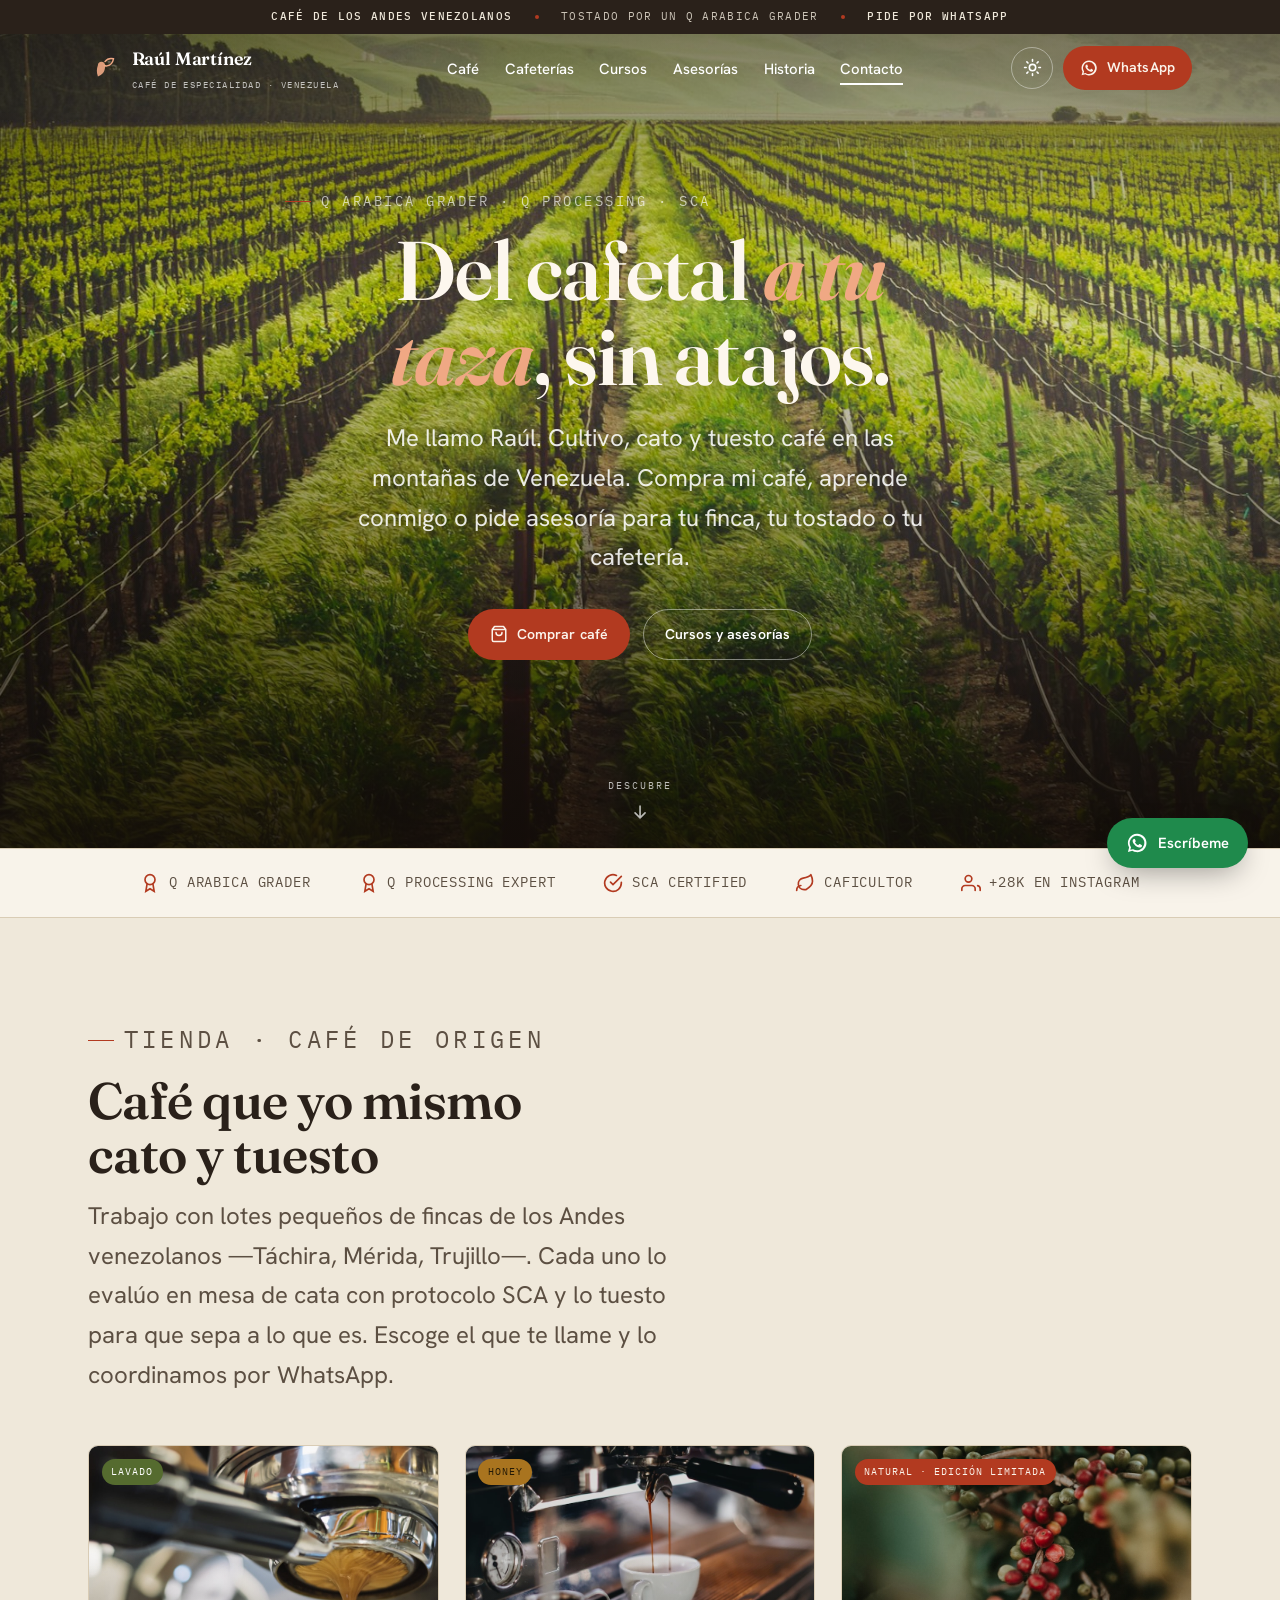
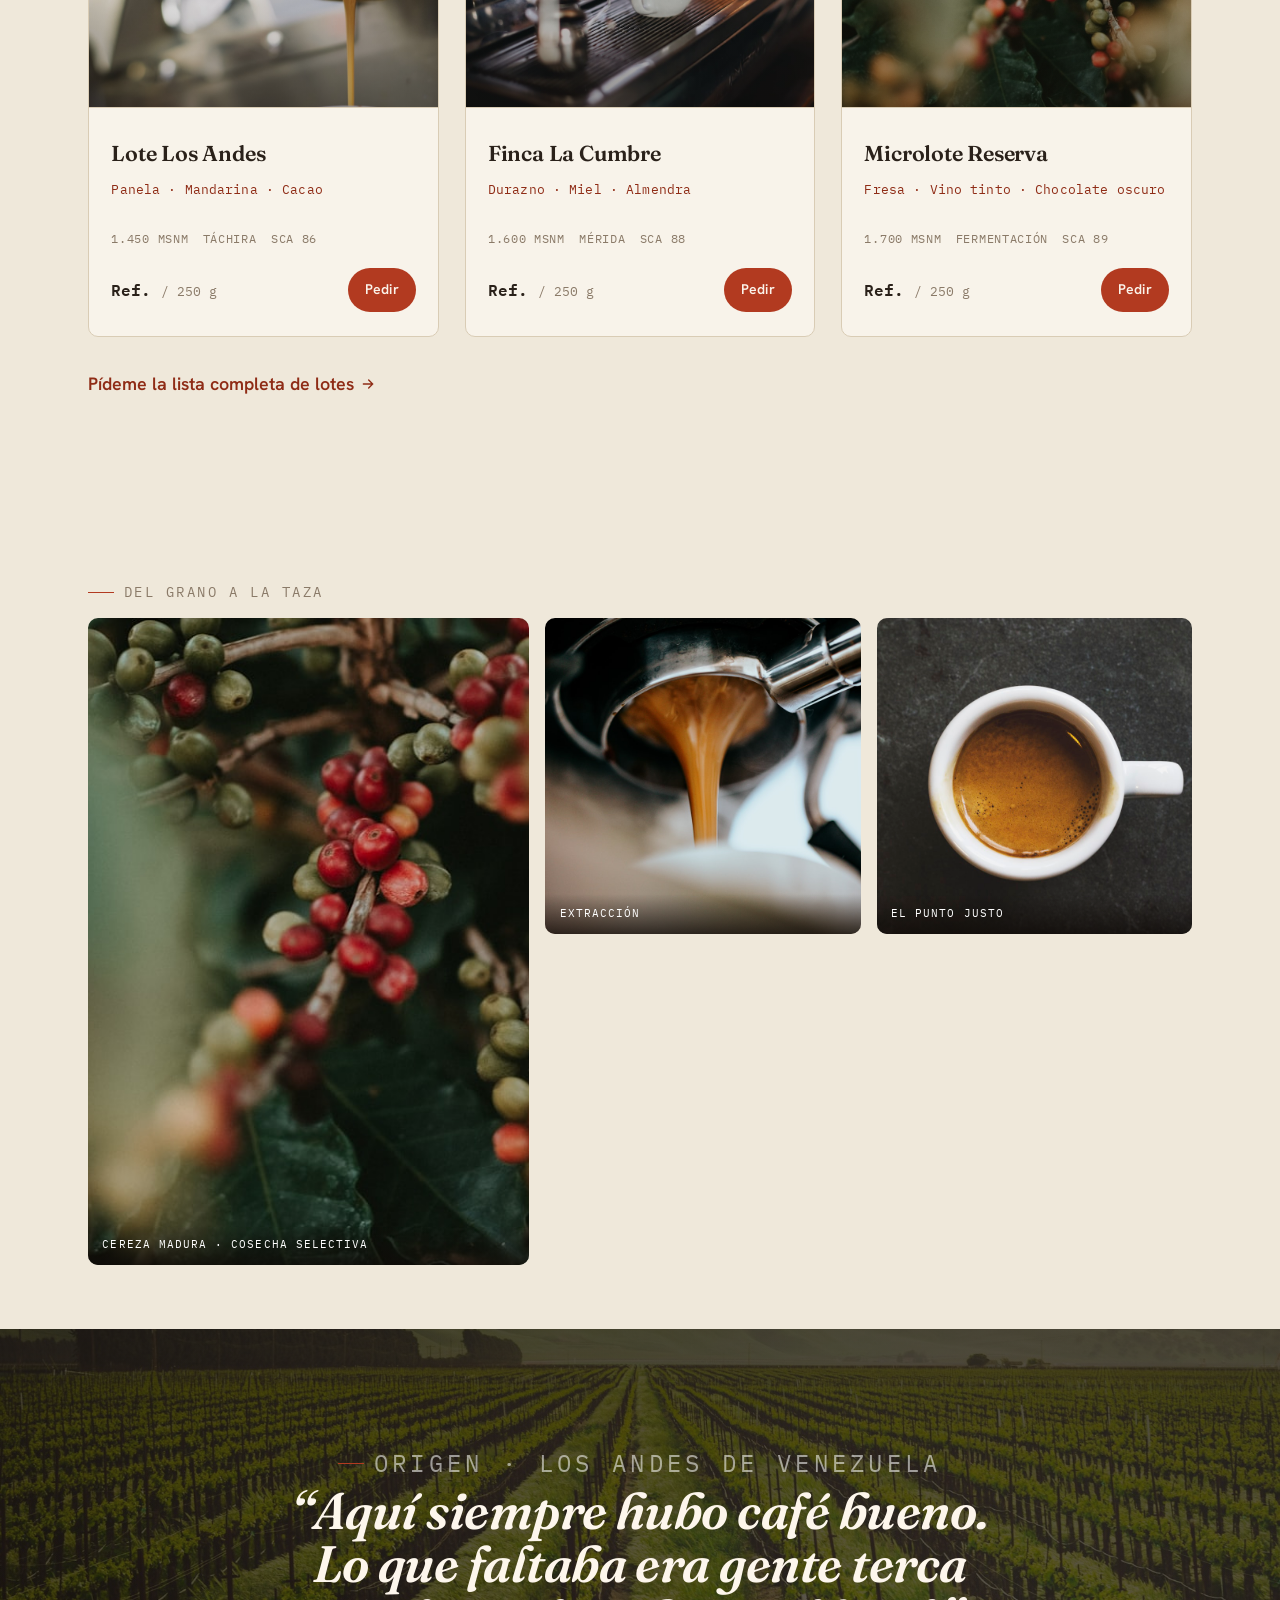
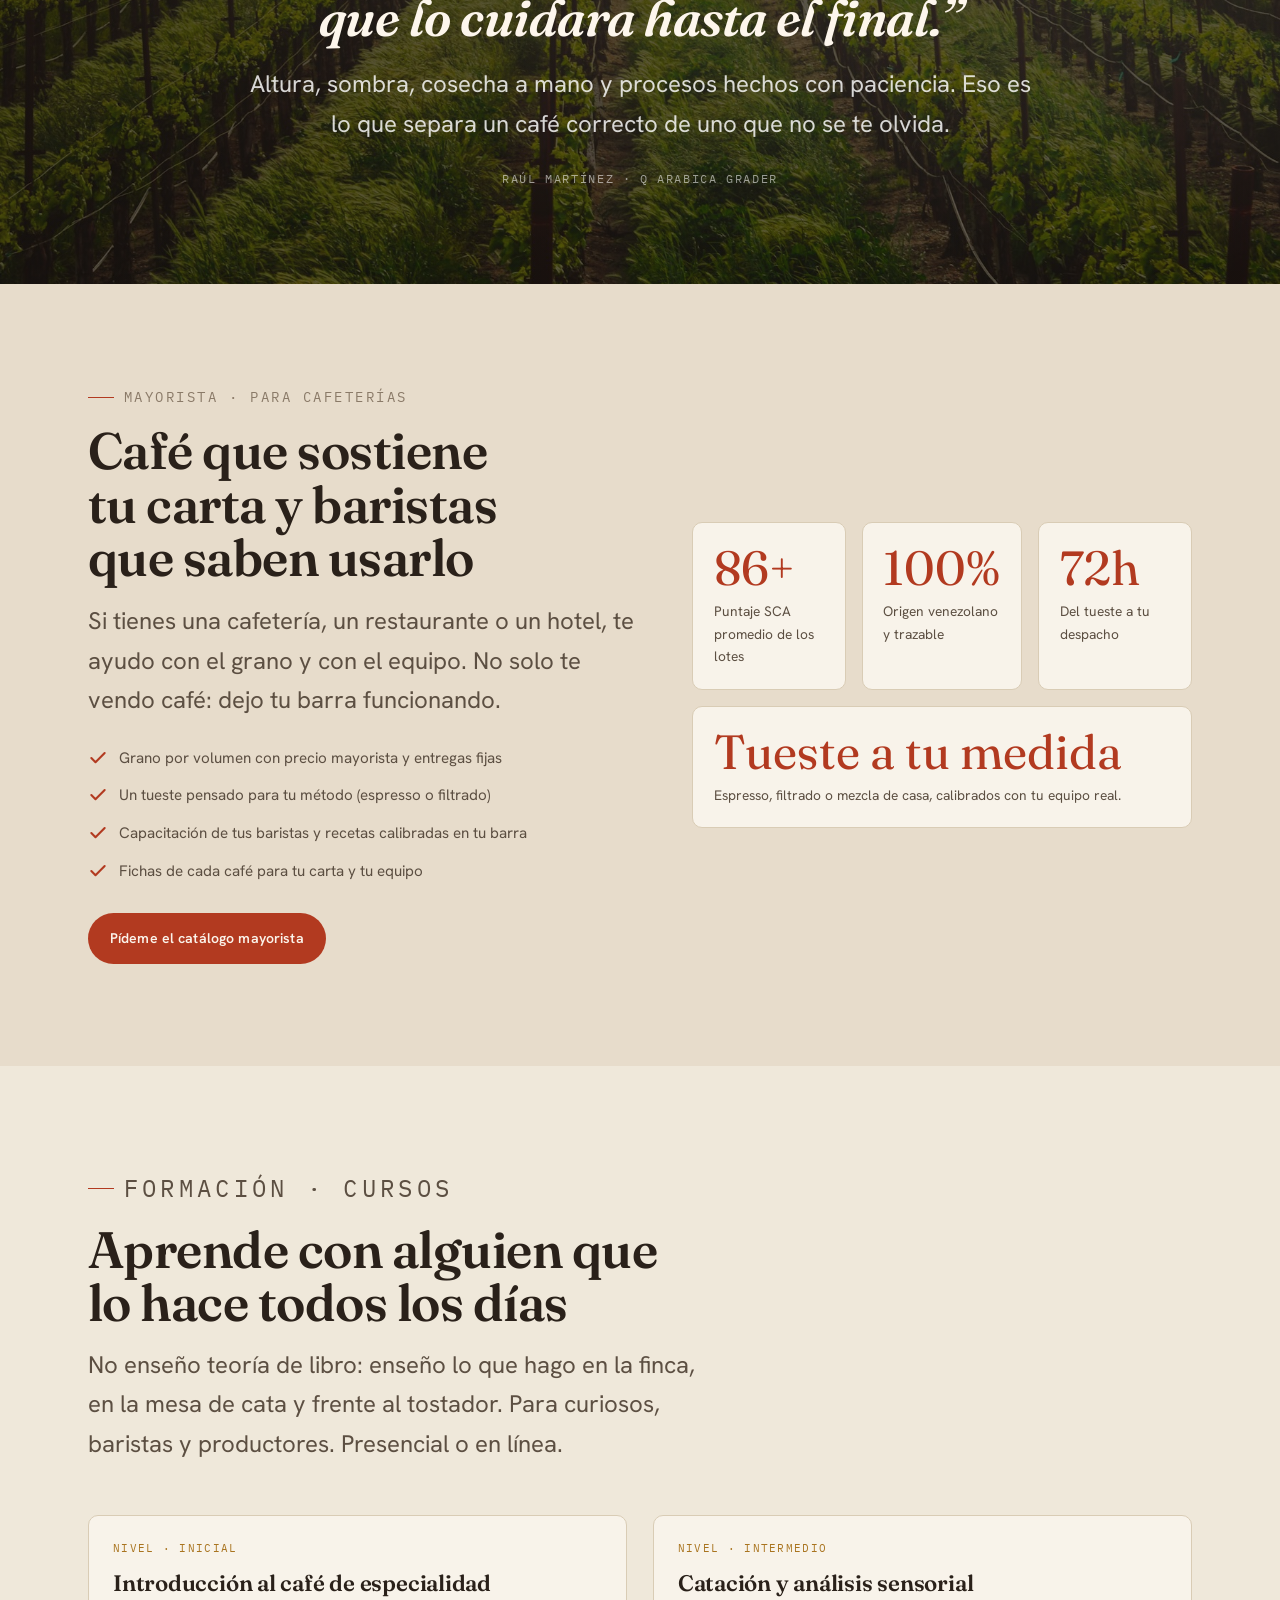
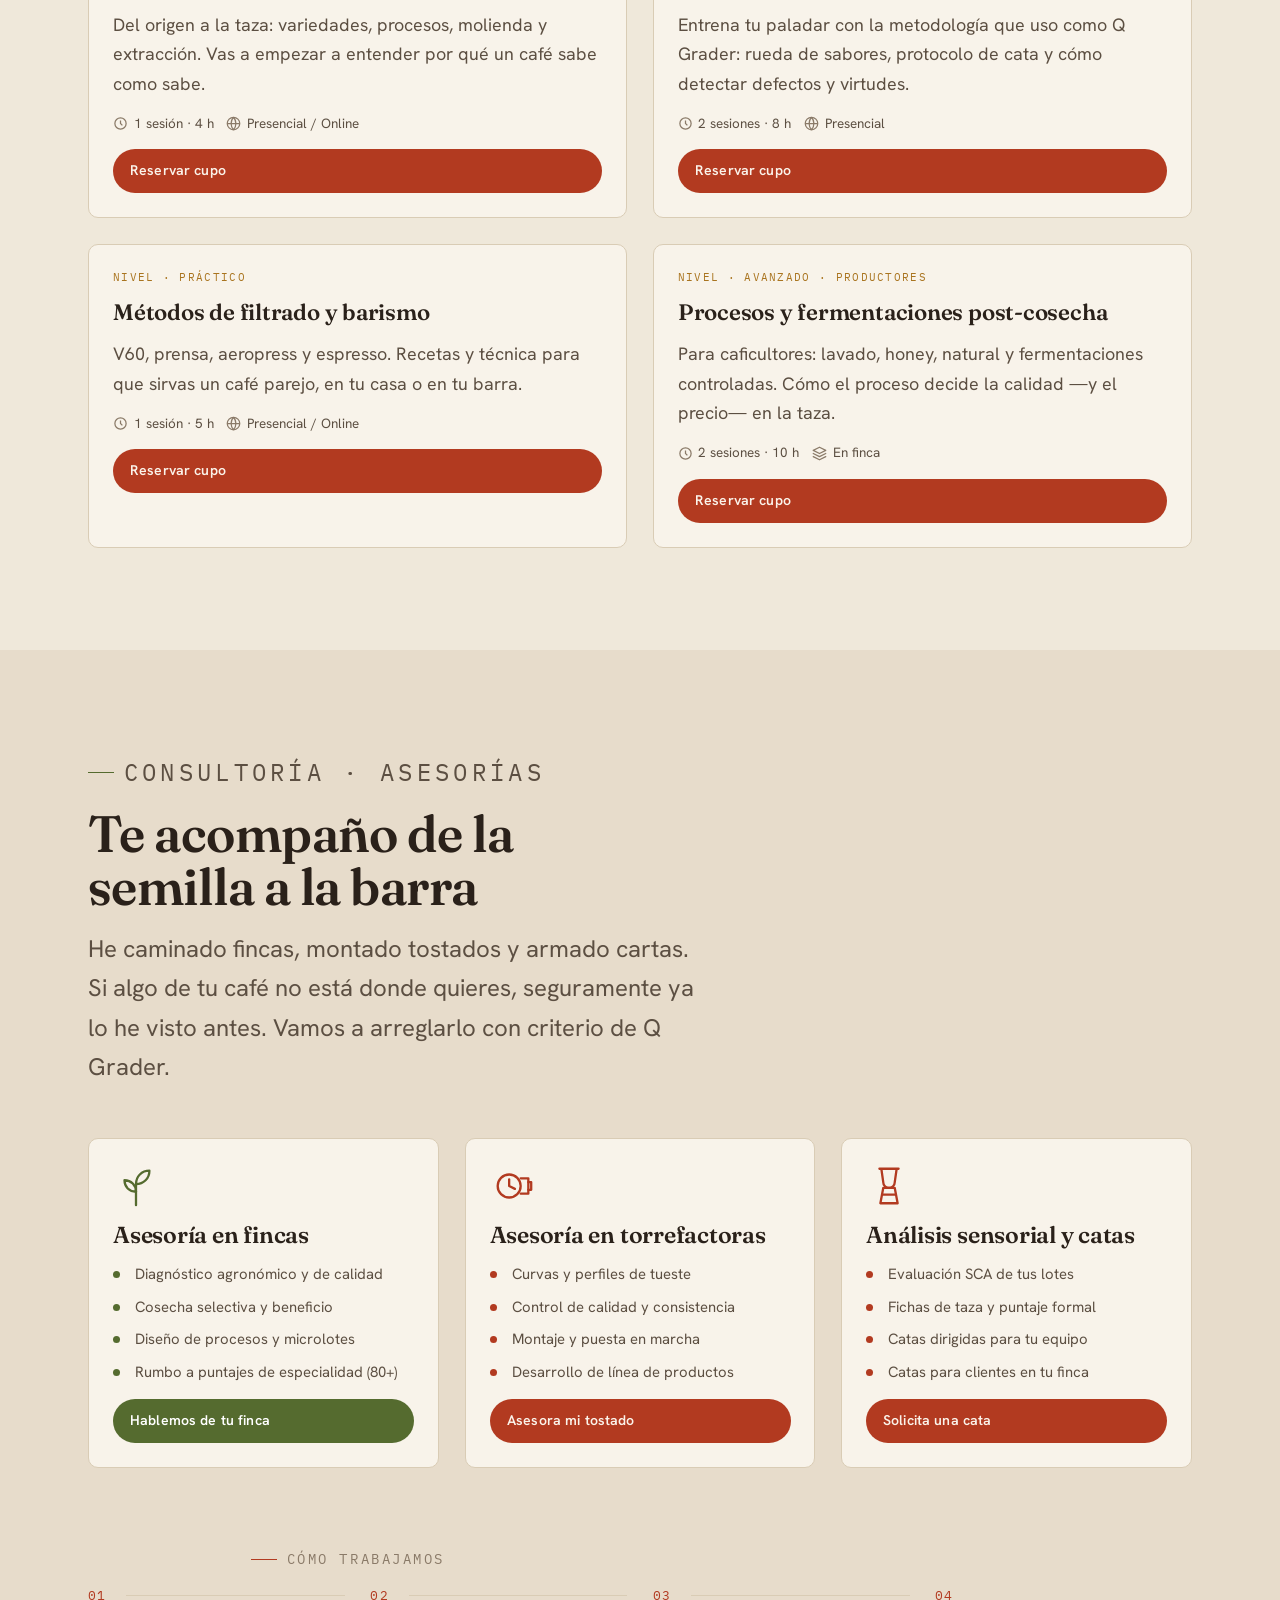
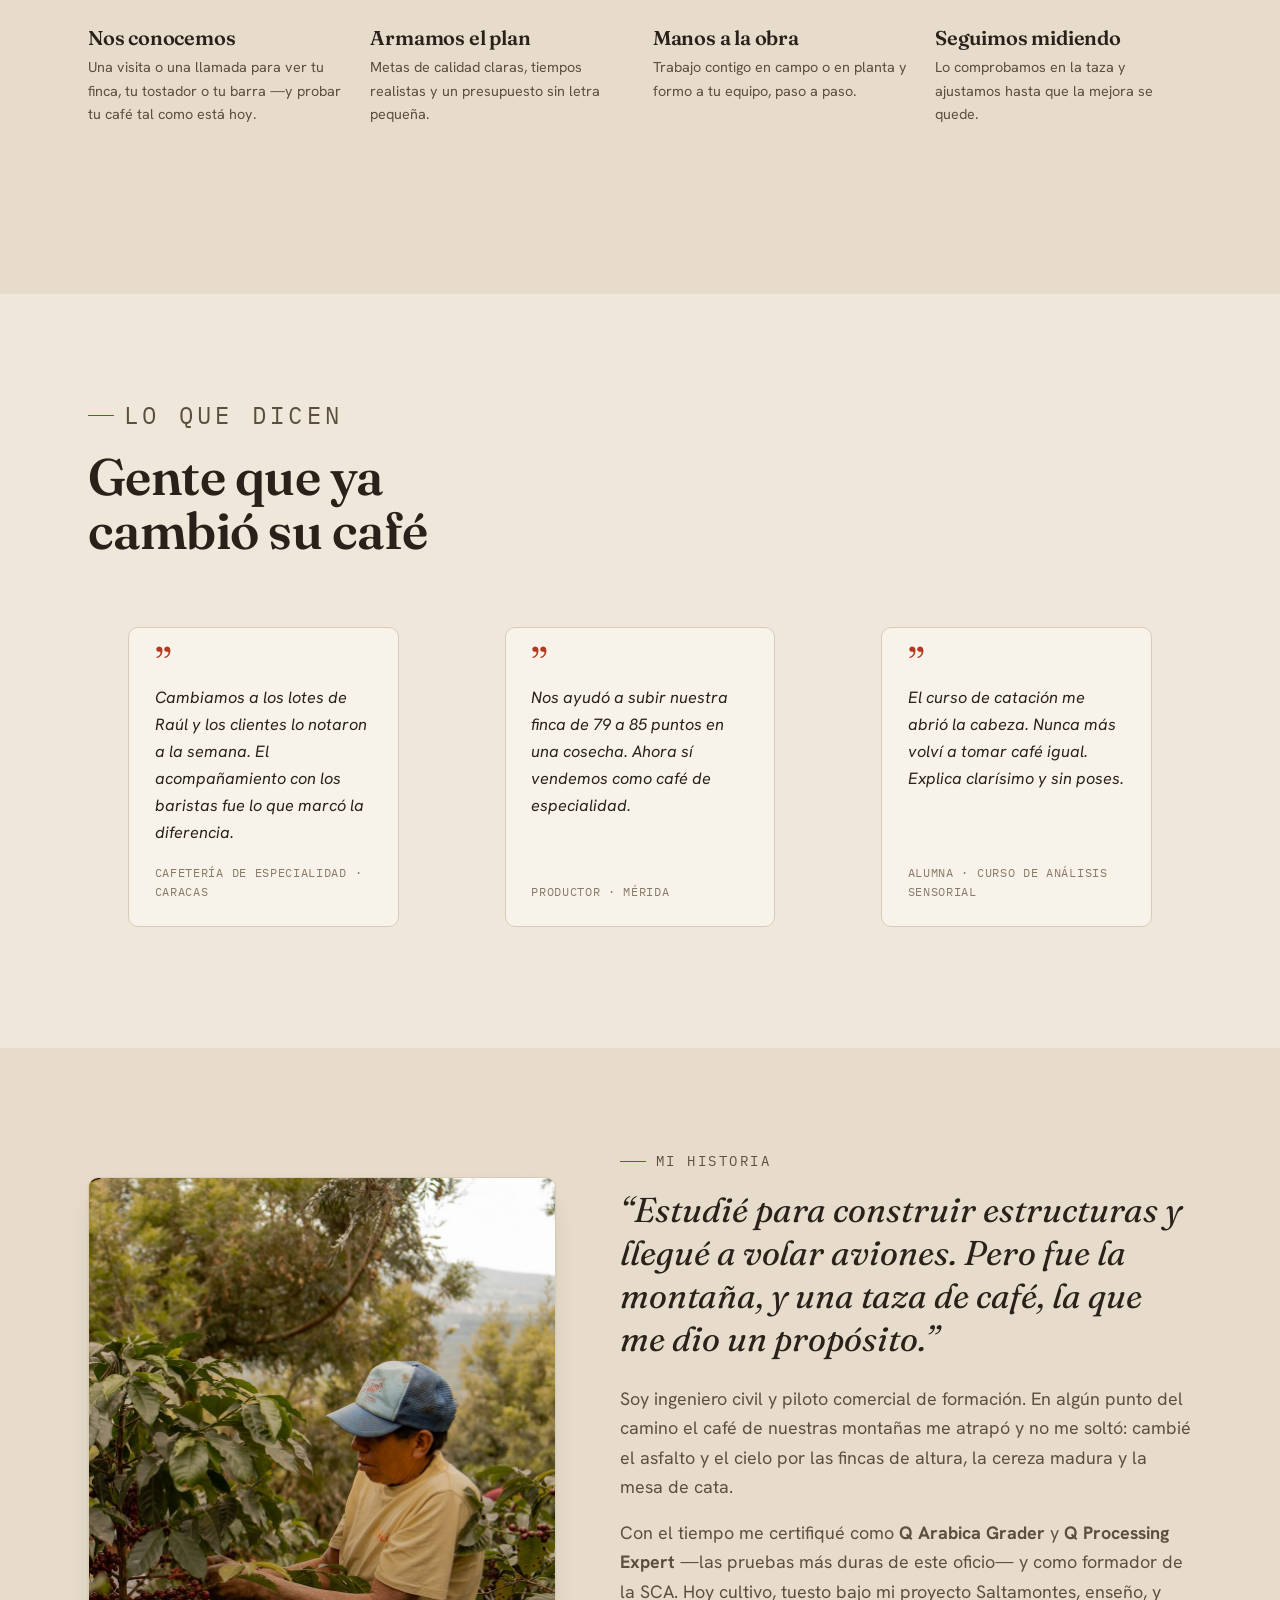
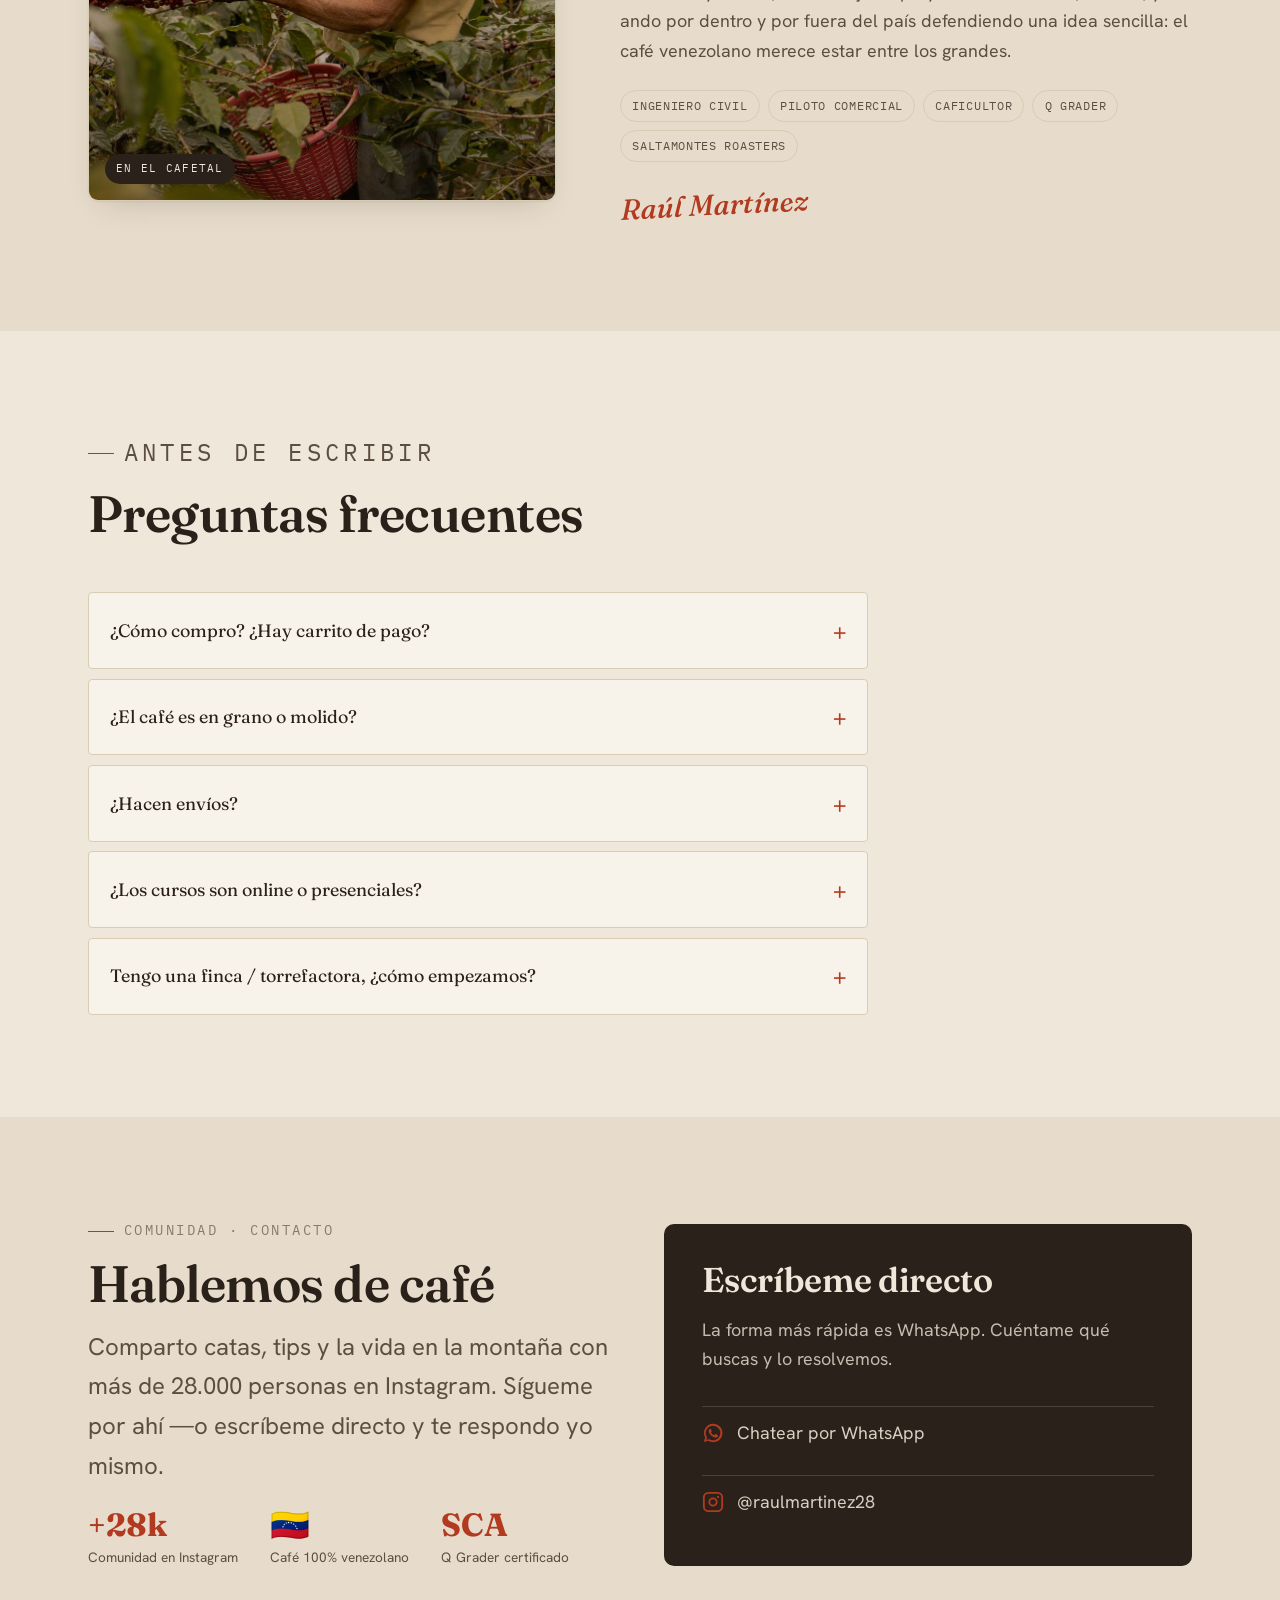
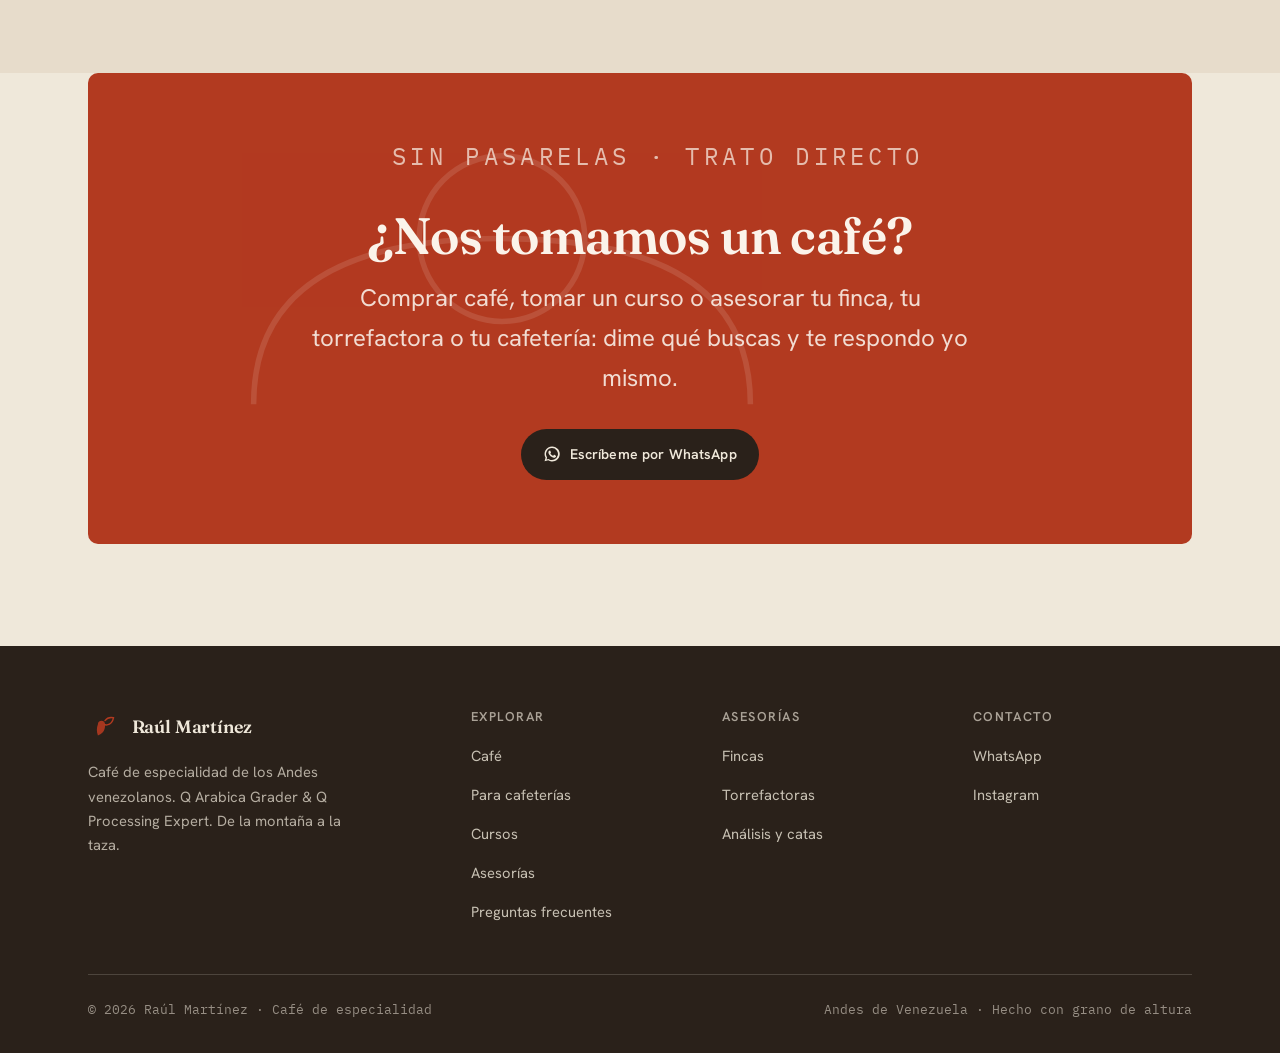
<file: home2.html>
<!DOCTYPE html>
<html lang="es">
<head>
<meta charset="UTF-8" />
<meta name="viewport" content="width=device-width, initial-scale=1" />
<title>Raúl Martínez — Café de especialidad venezolano</title>
<meta name="description" content="Café de origen tostado por un Q Arabica Grader. Compra café, toma un curso o pide asesoría para tu finca, torrefactora o cafetería. Café de especialidad de los Andes venezolanos." />
<meta name="theme-color" content="#efe8da" media="(prefers-color-scheme: light)" />
<meta name="theme-color" content="#1c1611" media="(prefers-color-scheme: dark)" />
<meta property="og:type" content="website" />
<meta property="og:title" content="Raúl Martínez — Café de especialidad venezolano" />
<meta property="og:description" content="Café de origen, cursos y asesorías por un Q Arabica Grader. De la montaña a la taza." />
<meta property="og:image" content="images/hero.jpg" />
<meta property="og:locale" content="es_VE" />

<link rel="preconnect" href="https://fonts.googleapis.com" />
<link rel="preconnect" href="https://fonts.gstatic.com" crossorigin />
<link href="https://fonts.googleapis.com/css2?family=Fraunces:ital,opsz,wght@0,9..144,400..700;1,9..144,400..600&family=Hanken+Grotesk:wght@400;500;600;700&family=IBM+Plex+Mono:wght@400;500;600&display=swap" rel="stylesheet" />
<link rel="stylesheet" href="assets/styles.css" />
<link rel="icon" href="data:image/svg+xml,<svg xmlns='http://www.w3.org/2000/svg' viewBox='0 0 100 100'><text y='.9em' font-size='90'>☕</text></svg>" />
</head>
<body class="home2">

<!-- ============ BARRA DE ANUNCIO ============ -->
<div class="topbar" id="top">
  <div class="container topbar__row">
    <span><b>Café de los Andes venezolanos</b><i class="topbar__dot"></i> Tostado por un Q&nbsp;Arabica&nbsp;Grader <i class="topbar__dot hide-sm"></i> <b class="hide-sm">Pide por WhatsApp</b></span>
  </div>
</div>

<!-- ============ HEADER ============ -->
<header class="site-header">
  <div class="container nav">
    <a class="brand" href="#top" aria-label="Raúl Martínez, inicio">
      <svg class="brand__mark" viewBox="0 0 48 48" fill="none" aria-hidden="true">
        <path d="M14 20c0-3 2-5 5-5s5 2 5 5v3c0 6-4 11-10 13-2-6-2-11 0-16z" fill="currentColor" opacity=".9"/>
        <path d="M24 15c3-4 8-5 12-4-1 5-4 9-9 10-2 .4-3 .1-4-.6" stroke="currentColor" stroke-width="2" fill="none" stroke-linecap="round"/>
      </svg>
      <span>
        <span class="brand__name">Raúl Martínez</span>
        <span class="brand__tag">Café de especialidad · Venezuela</span>
      </span>
    </a>

    <nav aria-label="Principal">
      <ul class="nav__links">
        <li><a href="#tienda">Café</a></li>
        <li><a href="#cafeterias">Cafeterías</a></li>
        <li><a href="#cursos">Cursos</a></li>
        <li><a href="#asesorias">Asesorías</a></li>
        <li><a href="#historia">Historia</a></li>
        <li><a href="#contacto">Contacto</a></li>
      </ul>
    </nav>

    <div class="nav__actions">
      <button class="icon-btn theme-toggle" id="themeToggle" aria-label="Cambiar tema claro/oscuro">
        <svg class="sun" viewBox="0 0 24 24" fill="none" stroke="currentColor" stroke-width="2" stroke-linecap="round"><circle cx="12" cy="12" r="4"/><path d="M12 2v2M12 20v2M4.9 4.9l1.4 1.4M17.7 17.7l1.4 1.4M2 12h2M20 12h2M4.9 19.1l1.4-1.4M17.7 6.3l1.4-1.4"/></svg>
        <svg class="moon" viewBox="0 0 24 24" fill="currentColor"><path d="M21 12.8A9 9 0 1 1 11.2 3a7 7 0 0 0 9.8 9.8z"/></svg>
      </button>
      <a class="btn btn--sm js-wa" data-wa="Hola Raúl, vi tu página y quiero información sobre tu café.">
        <svg class="ico" viewBox="0 0 24 24" fill="currentColor" aria-hidden="true"><path d="M12 2a10 10 0 0 0-8.6 15l-1.3 4.7 4.8-1.3A10 10 0 1 0 12 2zm0 2a8 8 0 1 1-4.1 14.9l-.4-.2-2.8.7.8-2.7-.2-.4A8 8 0 0 1 12 4zm4.5 9.9c-.2-.1-1.4-.7-1.6-.8s-.4-.1-.5.1-.6.8-.8 1-.3.2-.5.1a6.5 6.5 0 0 1-1.9-1.2 7.2 7.2 0 0 1-1.3-1.7c-.1-.2 0-.4.1-.5l.4-.4.2-.4v-.4l-.8-1.8c-.2-.5-.4-.4-.5-.4h-.5a.9.9 0 0 0-.7.3 2.8 2.8 0 0 0-.9 2.1 4.9 4.9 0 0 0 1 2.6 11.2 11.2 0 0 0 4.3 3.8c2.6 1 2.6.7 3.1.6a2.5 2.5 0 0 0 1.7-1.2 2 2 0 0 0 .1-1.2c0-.1-.2-.2-.4-.3z"/></svg>
        WhatsApp
      </a>
      <button class="icon-btn nav__toggle" id="navToggle" aria-label="Abrir menú" aria-expanded="false">
        <svg viewBox="0 0 24 24" fill="none" stroke="currentColor" stroke-width="2" stroke-linecap="round"><path d="M4 7h16M4 12h16M4 17h16"/></svg>
      </button>
    </div>
  </div>
</header>

<!-- Menú móvil -->
<div class="mobile-menu" id="mobileMenu" role="dialog" aria-label="Menú de navegación">
  <div class="mobile-menu__top">
    <span class="brand__name">Menú</span>
    <button class="icon-btn" id="navClose" aria-label="Cerrar menú">
      <svg viewBox="0 0 24 24" fill="none" stroke="currentColor" stroke-width="2" stroke-linecap="round"><path d="M6 6l12 12M18 6L6 18"/></svg>
    </button>
  </div>
  <a href="#tienda">Café</a>
  <a href="#cafeterias">Cafeterías</a>
  <a href="#cursos">Cursos</a>
  <a href="#asesorias">Asesorías</a>
  <a href="#historia">Historia</a>
  <a href="#contacto">Contacto</a>
  <a class="btn btn--block js-wa" data-wa="Hola Raúl, vi tu página y quiero información sobre tu café.">Escríbeme por WhatsApp</a>
</div>

<!-- Flotantes -->
<a class="wa-float js-wa" data-wa="Hola Raúl 👋 Vi tu página web y quiero conversar sobre café." aria-label="Escribir por WhatsApp">
  <svg viewBox="0 0 24 24" fill="currentColor" aria-hidden="true"><path d="M12 2a10 10 0 0 0-8.6 15l-1.3 4.7 4.8-1.3A10 10 0 1 0 12 2zm0 2a8 8 0 1 1-4.1 14.9l-.4-.2-2.8.7.8-2.7-.2-.4A8 8 0 0 1 12 4zm4.5 9.9c-.2-.1-1.4-.7-1.6-.8s-.4-.1-.5.1-.6.8-.8 1-.3.2-.5.1a6.5 6.5 0 0 1-1.9-1.2 7.2 7.2 0 0 1-1.3-1.7c-.1-.2 0-.4.1-.5l.4-.4.2-.4v-.4l-.8-1.8c-.2-.5-.4-.4-.5-.4h-.5a.9.9 0 0 0-.7.3 2.8 2.8 0 0 0-.9 2.1 4.9 4.9 0 0 0 1 2.6 11.2 11.2 0 0 0 4.3 3.8c2.6 1 2.6.7 3.1.6a2.5 2.5 0 0 0 1.7-1.2 2 2 0 0 0 .1-1.2c0-.1-.2-.2-.4-.3z"/></svg>
  <span class="wa-float__txt">Escríbeme</span>
</a>
<button class="to-top" id="toTop" aria-label="Volver arriba">
  <svg viewBox="0 0 24 24" fill="none" stroke="currentColor" stroke-width="2" stroke-linecap="round" stroke-linejoin="round"><path d="M12 19V5M5 12l7-7 7 7"/></svg>
</button>

<main>

<!-- ============ HERO DE VIDEO (carrusel) ============ -->
<section class="vhero" style="background-image:url('images/editorial.jpg')" aria-label="Cafetales de los Andes venezolanos">
  <div class="vhero__media">
    <video class="active" autoplay muted loop playsinline preload="auto" poster="images/editorial.jpg">
      <source src="videos/cafetal-1.mp4" type="video/mp4" />
    </video>
    <video autoplay muted loop playsinline preload="auto">
      <source src="videos/cafetal-3.mp4" type="video/mp4" />
    </video>
  </div>
  <div class="vhero__scrim"></div>

  <div class="vhero__inner">
    <p class="eyebrow">Q Arabica Grader · Q Processing · SCA</p>
    <h1>Del cafetal <em>a tu taza</em>, sin atajos.</h1>
    <p class="vhero__lead">Me llamo Raúl. Cultivo, cato y tuesto café en las montañas de Venezuela. Compra mi café, aprende conmigo o pide asesoría para tu finca, tu tostado o tu cafetería.</p>
    <div class="vhero__cta">
      <a class="btn js-wa" data-wa="Hola Raúl, quiero comprar café de especialidad. ¿Qué lotes tienes disponibles?">
        <svg class="ico" viewBox="0 0 24 24" fill="none" stroke="currentColor" stroke-width="2" stroke-linecap="round" stroke-linejoin="round"><path d="M6 2 3 6v14a2 2 0 0 0 2 2h14a2 2 0 0 0 2-2V6l-3-4zM3 6h18M16 10a4 4 0 0 1-8 0"/></svg>
        Comprar café
      </a>
      <a class="btn btn--ghost" href="#cursos">Cursos y asesorías</a>
    </div>
  </div>

  <div class="vhero__dots" role="tablist" aria-label="Cambiar video">
    <button class="active" aria-label="Video 1"></button>
    <button aria-label="Video 2"></button>
  </div>

  <a class="vhero__scroll" href="#tienda" aria-label="Desplázate para ver más">
    Descubre
    <svg viewBox="0 0 24 24" fill="none" stroke="currentColor" stroke-width="2" stroke-linecap="round" stroke-linejoin="round"><path d="M12 5v14M6 13l6 6 6-6"/></svg>
  </a>
</section>

<!-- ============ CREDENCIALES ============ -->
<section class="creds" aria-label="Credenciales">
  <div class="container creds__row">
    <span class="cred"><svg viewBox="0 0 24 24" fill="none" stroke="currentColor" stroke-width="2"><circle cx="12" cy="8" r="6"/><path d="M8.5 13 7 22l5-3 5 3-1.5-9"/></svg> Q Arabica Grader</span>
    <span class="cred"><svg viewBox="0 0 24 24" fill="none" stroke="currentColor" stroke-width="2"><circle cx="12" cy="8" r="6"/><path d="M8.5 13 7 22l5-3 5 3-1.5-9"/></svg> Q Processing Expert</span>
    <span class="cred"><svg viewBox="0 0 24 24" fill="none" stroke="currentColor" stroke-width="2" stroke-linecap="round"><path d="M22 11.1V12a10 10 0 1 1-5.9-9.1"/><path d="m9 11 3 3L22 4"/></svg> SCA Certified</span>
    <span class="cred"><svg viewBox="0 0 24 24" fill="none" stroke="currentColor" stroke-width="2" stroke-linecap="round" stroke-linejoin="round"><path d="M11 20A7 7 0 0 1 9.8 6.1C15.5 5 17 4.5 19 2c1 2 2 4.2 2 8 0 5-3.5 7.5-8 10z"/><path d="M2 21c0-3 1.9-5.5 5-6"/></svg> Caficultor</span>
    <span class="cred"><svg viewBox="0 0 24 24" fill="none" stroke="currentColor" stroke-width="2" stroke-linecap="round" stroke-linejoin="round"><path d="M17 21v-2a4 4 0 0 0-4-4H5a4 4 0 0 0-4 4v2"/><circle cx="9" cy="7" r="4"/><path d="M23 21v-2a4 4 0 0 0-3-3.9"/></svg> +28k en Instagram</span>
  </div>
</section>

<!-- ============ TIENDA ============ -->
<section class="section" id="tienda">
  <div class="container">
    <div class="section-head reveal">
      <p class="eyebrow">Tienda · Café de origen</p>
      <h2>Café que yo mismo cato y tuesto</h2>
      <p>Trabajo con lotes pequeños de fincas de los Andes venezolanos —Táchira, Mérida, Trujillo—. Cada uno lo evalúo en mesa de cata con protocolo SCA y lo tuesto para que sepa a lo que es. Escoge el que te llame y lo coordinamos por WhatsApp.</p>
    </div>

    <div class="grid grid--3">

      <article class="card coffee reveal">
        <div class="coffee__top">
          <img class="media" src="images/cafe-1.jpg" alt="Lote Los Andes" loading="lazy" onload="this.classList.add('loaded')" onerror="this.remove()" /><span class="scrim"></span>
          <span class="coffee__proc" data-p="lavado">Lavado</span>
          <svg class="coffee__bag" viewBox="0 0 90 120" fill="none" aria-hidden="true"><path d="M15 30h60v78a6 6 0 0 1-6 6H21a6 6 0 0 1-6-6z" fill="var(--surface)" stroke="currentColor" stroke-width="3"/><path d="M15 30l6-14h48l6 14" fill="var(--surface-2)" stroke="currentColor" stroke-width="3" stroke-linejoin="round"/><rect x="27" y="52" width="36" height="30" rx="3" fill="currentColor" opacity=".12"/></svg>
        </div>
        <div class="coffee__body">
          <h3 class="coffee__name">Lote Los Andes</h3>
          <p class="coffee__notes">Panela · Mandarina · Cacao</p>
          <div class="coffee__spec"><span>1.450 msnm</span><span>Táchira</span><span>SCA 86</span></div>
          <div class="coffee__foot">
            <span class="coffee__price">Ref. <small>/ 250 g</small></span>
            <a class="btn btn--sm js-wa" data-wa="Hola Raúl, me interesa el Lote Los Andes (lavado). ¿Precio y disponibilidad?">Pedir</a>
          </div>
        </div>
      </article>

      <article class="card coffee reveal">
        <div class="coffee__top">
          <img class="media" src="images/cafe-2.jpg" alt="Finca La Cumbre" loading="lazy" onload="this.classList.add('loaded')" onerror="this.remove()" /><span class="scrim"></span>
          <span class="coffee__proc" data-p="honey">Honey</span>
          <svg class="coffee__bag" viewBox="0 0 90 120" fill="none" aria-hidden="true"><path d="M15 30h60v78a6 6 0 0 1-6 6H21a6 6 0 0 1-6-6z" fill="var(--surface)" stroke="currentColor" stroke-width="3"/><path d="M15 30l6-14h48l6 14" fill="var(--surface-2)" stroke="currentColor" stroke-width="3" stroke-linejoin="round"/><rect x="27" y="52" width="36" height="30" rx="3" fill="currentColor" opacity=".12"/></svg>
        </div>
        <div class="coffee__body">
          <h3 class="coffee__name">Finca La Cumbre</h3>
          <p class="coffee__notes">Durazno · Miel · Almendra</p>
          <div class="coffee__spec"><span>1.600 msnm</span><span>Mérida</span><span>SCA 88</span></div>
          <div class="coffee__foot">
            <span class="coffee__price">Ref. <small>/ 250 g</small></span>
            <a class="btn btn--sm js-wa" data-wa="Hola Raúl, me interesa el café Finca La Cumbre (honey). ¿Precio y disponibilidad?">Pedir</a>
          </div>
        </div>
      </article>

      <article class="card coffee reveal">
        <div class="coffee__top">
          <img class="media" src="images/cafe-3.jpg" alt="Microlote Reserva" loading="lazy" onload="this.classList.add('loaded')" onerror="this.remove()" /><span class="scrim"></span>
          <span class="coffee__proc" data-p="natural">Natural · Edición limitada</span>
          <svg class="coffee__bag" viewBox="0 0 90 120" fill="none" aria-hidden="true"><path d="M15 30h60v78a6 6 0 0 1-6 6H21a6 6 0 0 1-6-6z" fill="var(--surface)" stroke="currentColor" stroke-width="3"/><path d="M15 30l6-14h48l6 14" fill="var(--surface-2)" stroke="currentColor" stroke-width="3" stroke-linejoin="round"/><rect x="27" y="52" width="36" height="30" rx="3" fill="currentColor" opacity=".12"/></svg>
        </div>
        <div class="coffee__body">
          <h3 class="coffee__name">Microlote Reserva</h3>
          <p class="coffee__notes">Fresa · Vino tinto · Chocolate oscuro</p>
          <div class="coffee__spec"><span>1.700 msnm</span><span>Fermentación</span><span>SCA 89</span></div>
          <div class="coffee__foot">
            <span class="coffee__price">Ref. <small>/ 250 g</small></span>
            <a class="btn btn--sm js-wa" data-wa="Hola Raúl, quiero el Microlote Reserva (natural, edición limitada). ¿Sigue disponible?">Pedir</a>
          </div>
        </div>
      </article>

    </div>

    <p style="margin-top:2rem;">
      <a class="link-arrow js-wa" data-wa="Hola Raúl, ¿me pasas la lista completa de cafés disponibles con precios?">
        Pídeme la lista completa de lotes
        <svg viewBox="0 0 24 24" fill="none" stroke="currentColor" stroke-width="2" stroke-linecap="round"><path d="M5 12h14M13 6l6 6-6 6"/></svg>
      </a>
    </p>
  </div>
</section>

<!-- ============ GALERÍA ============ -->
<section class="section section--tight" aria-label="Galería">
  <div class="container">
    <p class="eyebrow reveal">Del grano a la taza</p>
    <div class="gallery reveal">
      <figure><img src="images/cafe-3.jpg" alt="Cerezas de café maduras en la rama" loading="lazy" /><figcaption>Cereza madura · cosecha selectiva</figcaption></figure>
      <figure><img src="images/g-molido.jpg" alt="Extracción de espresso" loading="lazy" /><figcaption>Extracción</figcaption></figure>
      <figure><img src="images/g-taza.jpg" alt="Espresso servido" loading="lazy" /><figcaption>El punto justo</figcaption></figure>
    </div>
  </div>
</section>

<!-- ============ BANDA EDITORIAL ============ -->
<section class="editorial" aria-label="Manifiesto">
  <img class="media" src="images/editorial.jpg" alt="" loading="lazy" onload="this.classList.add('loaded')" onerror="this.remove()" />
  <div class="editorial__inner reveal">
    <p class="eyebrow">Origen · Los Andes de Venezuela</p>
    <h2>“Aquí siempre hubo café bueno. Lo que faltaba era gente terca que lo cuidara hasta el final.”</h2>
    <p>Altura, sombra, cosecha a mano y procesos hechos con paciencia. Eso es lo que separa un café correcto de uno que no se te olvida.</p>
    <p class="attrib">Raúl Martínez · Q Arabica Grader</p>
  </div>
</section>

<!-- ============ CAFETERÍAS (B2B) ============ -->
<section class="section section--alt" id="cafeterias">
  <div class="container split">
    <div class="reveal">
      <p class="eyebrow">Mayorista · Para cafeterías</p>
      <h2 style="font-size:var(--step-3); margin-bottom:1rem;">Café que sostiene tu carta y baristas que saben usarlo</h2>
      <p style="color:var(--ink-soft); font-size:var(--step-1);">Si tienes una cafetería, un restaurante o un hotel, te ayudo con el grano y con el equipo. No solo te vendo café: dejo tu barra funcionando.</p>
      <ul class="split__list" style="margin-top:1.6rem;">
        <li><svg viewBox="0 0 24 24" fill="none" stroke="currentColor" stroke-width="2.5" stroke-linecap="round" stroke-linejoin="round"><path d="M20 6 9 17l-5-5"/></svg> Grano por volumen con precio mayorista y entregas fijas</li>
        <li><svg viewBox="0 0 24 24" fill="none" stroke="currentColor" stroke-width="2.5" stroke-linecap="round" stroke-linejoin="round"><path d="M20 6 9 17l-5-5"/></svg> Un tueste pensado para tu método (espresso o filtrado)</li>
        <li><svg viewBox="0 0 24 24" fill="none" stroke="currentColor" stroke-width="2.5" stroke-linecap="round" stroke-linejoin="round"><path d="M20 6 9 17l-5-5"/></svg> Capacitación de tus baristas y recetas calibradas en tu barra</li>
        <li><svg viewBox="0 0 24 24" fill="none" stroke="currentColor" stroke-width="2.5" stroke-linecap="round" stroke-linejoin="round"><path d="M20 6 9 17l-5-5"/></svg> Fichas de cada café para tu carta y tu equipo</li>
      </ul>
      <a class="btn js-wa" data-wa="Hola Raúl, tengo una cafetería y quiero el catálogo mayorista y condiciones de volumen.">Pídeme el catálogo mayorista</a>
    </div>

    <div class="stat-grid reveal" aria-label="Cifras">
      <div class="stat"><div class="stat__n">86+</div><div class="stat__l">Puntaje SCA promedio de los lotes</div></div>
      <div class="stat"><div class="stat__n">100%</div><div class="stat__l">Origen venezolano y trazable</div></div>
      <div class="stat"><div class="stat__n">72h</div><div class="stat__l">Del tueste a tu despacho</div></div>
      <div class="stat" style="grid-column:1 / -1;"><div class="stat__n">Tueste a tu medida</div><div class="stat__l">Espresso, filtrado o mezcla de casa, calibrados con tu equipo real.</div></div>
    </div>
  </div>
</section>

<!-- ============ CURSOS ============ -->
<section class="section" id="cursos">
  <div class="container">
    <div class="section-head reveal">
      <p class="eyebrow">Formación · Cursos</p>
      <h2>Aprende con alguien que lo hace todos los días</h2>
      <p>No enseño teoría de libro: enseño lo que hago en la finca, en la mesa de cata y frente al tostador. Para curiosos, baristas y productores. Presencial o en línea.</p>
    </div>

    <div class="grid grid--2">

      <article class="card course reveal">
        <span class="course__level">Nivel · Inicial</span>
        <h3>Introducción al café de especialidad</h3>
        <p style="color:var(--ink-soft); margin:0;">Del origen a la taza: variedades, procesos, molienda y extracción. Vas a empezar a entender por qué un café sabe como sabe.</p>
        <div class="course__meta">
          <span><svg viewBox="0 0 24 24" fill="none" stroke="currentColor" stroke-width="2"><circle cx="12" cy="12" r="9"/><path d="M12 7v5l3 3"/></svg> 1 sesión · 4 h</span>
          <span><svg viewBox="0 0 24 24" fill="none" stroke="currentColor" stroke-width="2"><circle cx="12" cy="12" r="10"/><path d="M2 12h20M12 2a15 15 0 0 1 0 20M12 2a15 15 0 0 0 0 20"/></svg> Presencial / Online</span>
        </div>
        <a class="btn btn--sm js-wa" data-wa="Hola Raúl, quiero reservar cupo en el curso 'Introducción al café de especialidad'. ¿Próximas fechas?">Reservar cupo</a>
      </article>

      <article class="card course reveal">
        <span class="course__level">Nivel · Intermedio</span>
        <h3>Catación y análisis sensorial</h3>
        <p style="color:var(--ink-soft); margin:0;">Entrena tu paladar con la metodología que uso como Q Grader: rueda de sabores, protocolo de cata y cómo detectar defectos y virtudes.</p>
        <div class="course__meta">
          <span><svg viewBox="0 0 24 24" fill="none" stroke="currentColor" stroke-width="2"><circle cx="12" cy="12" r="9"/><path d="M12 7v5l3 3"/></svg> 2 sesiones · 8 h</span>
          <span><svg viewBox="0 0 24 24" fill="none" stroke="currentColor" stroke-width="2"><circle cx="12" cy="12" r="10"/><path d="M2 12h20M12 2a15 15 0 0 1 0 20M12 2a15 15 0 0 0 0 20"/></svg> Presencial</span>
        </div>
        <a class="btn btn--sm js-wa" data-wa="Hola Raúl, me interesa el curso 'Catación y análisis sensorial'. ¿Fechas y costo?">Reservar cupo</a>
      </article>

      <article class="card course reveal">
        <span class="course__level">Nivel · Práctico</span>
        <h3>Métodos de filtrado y barismo</h3>
        <p style="color:var(--ink-soft); margin:0;">V60, prensa, aeropress y espresso. Recetas y técnica para que sirvas un café parejo, en tu casa o en tu barra.</p>
        <div class="course__meta">
          <span><svg viewBox="0 0 24 24" fill="none" stroke="currentColor" stroke-width="2"><circle cx="12" cy="12" r="9"/><path d="M12 7v5l3 3"/></svg> 1 sesión · 5 h</span>
          <span><svg viewBox="0 0 24 24" fill="none" stroke="currentColor" stroke-width="2"><circle cx="12" cy="12" r="10"/><path d="M2 12h20M12 2a15 15 0 0 1 0 20M12 2a15 15 0 0 0 0 20"/></svg> Presencial / Online</span>
        </div>
        <a class="btn btn--sm js-wa" data-wa="Hola Raúl, quiero el curso 'Métodos de filtrado y barismo'. ¿Cuándo es el próximo?">Reservar cupo</a>
      </article>

      <article class="card course reveal">
        <span class="course__level">Nivel · Avanzado · Productores</span>
        <h3>Procesos y fermentaciones post-cosecha</h3>
        <p style="color:var(--ink-soft); margin:0;">Para caficultores: lavado, honey, natural y fermentaciones controladas. Cómo el proceso decide la calidad —y el precio— en la taza.</p>
        <div class="course__meta">
          <span><svg viewBox="0 0 24 24" fill="none" stroke="currentColor" stroke-width="2"><circle cx="12" cy="12" r="9"/><path d="M12 7v5l3 3"/></svg> 2 sesiones · 10 h</span>
          <span><svg viewBox="0 0 24 24" fill="none" stroke="currentColor" stroke-width="2" stroke-linecap="round" stroke-linejoin="round"><path d="M12 2 2 7l10 5 10-5z"/><path d="M2 17l10 5 10-5M2 12l10 5 10-5"/></svg> En finca</span>
        </div>
        <a class="btn btn--sm js-wa" data-wa="Hola Raúl, soy productor y me interesa el curso de 'Procesos y fermentaciones post-cosecha'.">Reservar cupo</a>
      </article>

    </div>
  </div>
</section>

<!-- ============ ASESORÍAS ============ -->
<section class="section section--alt" id="asesorias">
  <div class="container">
    <div class="section-head reveal">
      <p class="eyebrow eyebrow--leaf">Consultoría · Asesorías</p>
      <h2>Te acompaño de la semilla a la barra</h2>
      <p>He caminado fincas, montado tostados y armado cartas. Si algo de tu café no está donde quieres, seguramente ya lo he visto antes. Vamos a arreglarlo con criterio de Q Grader.</p>
    </div>

    <div class="grid grid--3">

      <article class="card service service--leaf reveal">
        <svg class="service__ico" viewBox="0 0 48 48" fill="none" stroke="currentColor" stroke-width="2.4" stroke-linecap="round" stroke-linejoin="round"><path d="M24 44V22"/><path d="M24 22c0-8 6-14 14-14 0 8-6 14-14 14z"/><path d="M24 30c0-7-5-12-12-12 0 7 5 12 12 12z"/></svg>
        <h3>Asesoría en fincas</h3>
        <ul>
          <li>Diagnóstico agronómico y de calidad</li>
          <li>Cosecha selectiva y beneficio</li>
          <li>Diseño de procesos y microlotes</li>
          <li>Rumbo a puntajes de especialidad (80+)</li>
        </ul>
        <a class="btn btn--sm btn--leaf js-wa" data-wa="Hola Raúl, tengo una finca de café y quiero asesoría agronómica y de calidad.">Hablemos de tu finca</a>
      </article>

      <article class="card service reveal">
        <svg class="service__ico" viewBox="0 0 48 48" fill="none" stroke="currentColor" stroke-width="2.4" stroke-linecap="round" stroke-linejoin="round"><circle cx="20" cy="24" r="12"/><path d="M20 24v-7M20 24l6 3"/><path d="M32 16h8v16h-8"/><path d="M40 20h3v8h-3"/></svg>
        <h3>Asesoría en torrefactoras</h3>
        <ul>
          <li>Curvas y perfiles de tueste</li>
          <li>Control de calidad y consistencia</li>
          <li>Montaje y puesta en marcha</li>
          <li>Desarrollo de línea de productos</li>
        </ul>
        <a class="btn btn--sm js-wa" data-wa="Hola Raúl, tengo (o quiero montar) una torrefactora y necesito asesoría en perfiles de tueste.">Asesora mi tostado</a>
      </article>

      <article class="card service reveal">
        <svg class="service__ico" viewBox="0 0 48 48" fill="none" stroke="currentColor" stroke-width="2.4" stroke-linecap="round" stroke-linejoin="round"><path d="M14 6h20M16 6l2 14a6 6 0 0 0 12 0l2-14"/><path d="M18 26h12l3 16H15z"/><path d="M17 33h14"/></svg>
        <h3>Análisis sensorial y catas</h3>
        <ul>
          <li>Evaluación SCA de tus lotes</li>
          <li>Fichas de taza y puntaje formal</li>
          <li>Catas dirigidas para tu equipo</li>
          <li>Catas para clientes en tu finca</li>
        </ul>
        <a class="btn btn--sm js-wa" data-wa="Hola Raúl, quiero un servicio de análisis sensorial / cata SCA para mis lotes.">Solicita una cata</a>
      </article>

    </div>

    <div class="section--tight" style="margin-top:1rem;">
      <p class="eyebrow reveal" style="justify-content:center;">Cómo trabajamos</p>
      <div class="steps reveal">
        <div class="step"><span class="step__n">01</span><h3>Nos conocemos</h3><p>Una visita o una llamada para ver tu finca, tu tostador o tu barra —y probar tu café tal como está hoy.</p></div>
        <div class="step"><span class="step__n">02</span><h3>Armamos el plan</h3><p>Metas de calidad claras, tiempos realistas y un presupuesto sin letra pequeña.</p></div>
        <div class="step"><span class="step__n">03</span><h3>Manos a la obra</h3><p>Trabajo contigo en campo o en planta y formo a tu equipo, paso a paso.</p></div>
        <div class="step"><span class="step__n">04</span><h3>Seguimos midiendo</h3><p>Lo comprobamos en la taza y ajustamos hasta que la mejora se quede.</p></div>
      </div>
    </div>
  </div>
</section>

<!-- ============ TESTIMONIOS ============ -->
<!-- REEMPLAZAR por testimonios reales de tus clientes (nombre + rol/ciudad). -->
<section class="section" aria-label="Testimonios">
  <div class="container">
    <div class="section-head reveal">
      <p class="eyebrow">Lo que dicen</p>
      <h2>Gente que ya cambió su café</h2>
    </div>
    <div class="quotes">
      <figure class="quote reveal">
        <div class="quote__mark">”</div>
        <p>Cambiamos a los lotes de Raúl y los clientes lo notaron a la semana. El acompañamiento con los baristas fue lo que marcó la diferencia.</p>
        <figcaption class="quote__who">Cafetería de especialidad · Caracas</figcaption>
      </figure>
      <figure class="quote reveal">
        <div class="quote__mark">”</div>
        <p>Nos ayudó a subir nuestra finca de 79 a 85 puntos en una cosecha. Ahora sí vendemos como café de especialidad.</p>
        <figcaption class="quote__who">Productor · Mérida</figcaption>
      </figure>
      <figure class="quote reveal">
        <div class="quote__mark">”</div>
        <p>El curso de catación me abrió la cabeza. Nunca más volví a tomar café igual. Explica clarísimo y sin poses.</p>
        <figcaption class="quote__who">Alumna · Curso de análisis sensorial</figcaption>
      </figure>
    </div>
  </div>
</section>

<!-- ============ HISTORIA ============ -->
<section class="section section--alt" id="historia">
  <div class="container story">
    <div class="story__art reveal">
      <!-- TEMPORAL: foto de stock de un caficultor. Reemplaza images/raul.jpg por un retrato real de Raúl. -->
      <img class="media" src="images/raul.jpg" alt="Cosecha de café en la montaña" loading="lazy"
           onload="this.classList.add('loaded')" onerror="this.remove()" />
      <span class="scrim"></span>
      <span class="art-badge">En el cafetal</span>
    </div>

    <div class="reveal">
      <p class="eyebrow">Mi historia</p>
      <blockquote>“Estudié para construir estructuras y llegué a volar aviones. Pero fue la montaña, y una taza de café, la que me dio un propósito.”</blockquote>
      <p>Soy ingeniero civil y piloto comercial de formación. En algún punto del camino el café de nuestras montañas me atrapó y no me soltó: cambié el asfalto y el cielo por las fincas de altura, la cereza madura y la mesa de cata.</p>
      <p>Con el tiempo me certifiqué como <strong>Q Arabica Grader</strong> y <strong>Q Processing Expert</strong> —las pruebas más duras de este oficio— y como formador de la SCA. Hoy cultivo, tuesto bajo mi proyecto Saltamontes, enseño, y ando por dentro y por fuera del país defendiendo una idea sencilla: el café venezolano merece estar entre los grandes.</p>
      <div class="story__tags">
        <span class="tag">Ingeniero civil</span>
        <span class="tag">Piloto comercial</span>
        <span class="tag">Caficultor</span>
        <span class="tag">Q Grader</span>
        <span class="tag">Saltamontes Roasters</span>
      </div>
      <span class="signature">Raúl Martínez</span>
    </div>
  </div>
</section>

<!-- ============ FAQ ============ -->
<section class="section" id="faq">
  <div class="container">
    <div class="section-head reveal">
      <p class="eyebrow">Antes de escribir</p>
      <h2>Preguntas frecuentes</h2>
    </div>
    <div class="faq reveal">
      <details><summary>¿Cómo compro? ¿Hay carrito de pago?</summary><p>No hay pasarela: se coordina directo conmigo por WhatsApp. Me escribes, te confirmo disponibilidad y precio, y acordamos el pago y el envío. Trato de persona a persona.</p></details>
      <details><summary>¿El café es en grano o molido?</summary><p>Te lo mando como prefieras: en grano (recomendado para que conserve el aroma) o molido para tu método. Solo dime qué usas —espresso, V60, prensa— y lo ajusto.</p></details>
      <details><summary>¿Hacen envíos?</summary><p>Sí. Coordinamos el envío según tu ciudad cuando escribes. Cuéntame dónde estás y te digo opciones y tiempos.</p></details>
      <details><summary>¿Los cursos son online o presenciales?</summary><p>Depende del curso. Varios los doy online y presencial; los de procesos suelen ser en finca. Escríbeme y te paso las próximas fechas.</p></details>
      <details><summary>Tengo una finca / torrefactora, ¿cómo empezamos?</summary><p>Empezamos por una llamada o visita para conocer tu situación y probar tu café. De ahí sale un plan concreto. Escríbeme y lo agendamos.</p></details>
    </div>
  </div>
</section>

<!-- ============ COMUNIDAD / CONTACTO ============ -->
<section class="section section--alt" id="contacto">
  <div class="container community">
    <div class="reveal">
      <p class="eyebrow">Comunidad · Contacto</p>
      <h2 style="font-size:var(--step-3); margin-bottom:1rem;">Hablemos de café</h2>
      <p style="color:var(--ink-soft); font-size:var(--step-1);">Comparto catas, tips y la vida en la montaña con más de 28.000 personas en Instagram. Sígueme por ahí —o escríbeme directo y te respondo yo mismo.</p>
      <div class="community__stats">
        <div class="community__stat"><b>+28k</b><span>Comunidad en Instagram</span></div>
        <div class="community__stat"><b>🇻🇪</b><span>Café 100% venezolano</span></div>
        <div class="community__stat"><b>SCA</b><span>Q Grader certificado</span></div>
      </div>
    </div>

    <div class="contact-card reveal">
      <h3>Escríbeme directo</h3>
      <p>La forma más rápida es WhatsApp. Cuéntame qué buscas y lo resolvemos.</p>
      <a class="contact-row js-wa" data-wa="Hola Raúl 👋 Vi tu página y quiero conversar sobre café.">
        <svg viewBox="0 0 24 24" fill="currentColor" aria-hidden="true"><path d="M12 2a10 10 0 0 0-8.6 15l-1.3 4.7 4.8-1.3A10 10 0 1 0 12 2zm0 2a8 8 0 1 1-4.1 14.9l-.4-.2-2.8.7.8-2.7-.2-.4A8 8 0 0 1 12 4zm4.5 9.9c-.2-.1-1.4-.7-1.6-.8s-.4-.1-.5.1-.6.8-.8 1-.3.2-.5.1a6.5 6.5 0 0 1-1.9-1.2 7.2 7.2 0 0 1-1.3-1.7c-.1-.2 0-.4.1-.5l.4-.4.2-.4v-.4l-.8-1.8c-.2-.5-.4-.4-.5-.4h-.5a.9.9 0 0 0-.7.3 2.8 2.8 0 0 0-.9 2.1 4.9 4.9 0 0 0 1 2.6 11.2 11.2 0 0 0 4.3 3.8c2.6 1 2.6.7 3.1.6a2.5 2.5 0 0 0 1.7-1.2 2 2 0 0 0 .1-1.2c0-.1-.2-.2-.4-.3z"/></svg>
        Chatear por WhatsApp
      </a>
      <a class="contact-row" href="https://www.instagram.com/raulmartinez28" target="_blank" rel="noopener">
        <svg viewBox="0 0 24 24" fill="none" stroke="currentColor" stroke-width="2"><rect x="2" y="2" width="20" height="20" rx="5"/><circle cx="12" cy="12" r="4"/><circle cx="17.5" cy="6.5" r="1.2" fill="currentColor" stroke="none"/></svg>
        @raulmartinez28
      </a>
    </div>
  </div>
</section>

<!-- ============ CTA FINAL ============ -->
<section class="section" style="padding-top:0;">
  <div class="container">
    <div class="cta-band reveal">
      <svg class="cta-band__deco" viewBox="0 0 400 200" fill="none" aria-hidden="true"><path d="M60 120c0-40 30-60 90-60s90 20 90 60" stroke="currentColor" stroke-width="2"/><circle cx="150" cy="60" r="30" stroke="currentColor" stroke-width="2"/></svg>
      <p class="eyebrow" style="justify-content:center; color:color-mix(in srgb, var(--on-accent) 70%, transparent);">Sin pasarelas · Trato directo</p>
      <h2>¿Nos tomamos un café?</h2>
      <p style="max-width:52ch;">Comprar café, tomar un curso o asesorar tu finca, tu torrefactora o tu cafetería: dime qué buscas y te respondo yo mismo.</p>
      <a class="btn js-wa" data-wa="Hola Raúl 👋 Vi tu página web y quiero conversar sobre café.">
        <svg class="ico" viewBox="0 0 24 24" fill="currentColor" aria-hidden="true"><path d="M12 2a10 10 0 0 0-8.6 15l-1.3 4.7 4.8-1.3A10 10 0 1 0 12 2zm0 2a8 8 0 1 1-4.1 14.9l-.4-.2-2.8.7.8-2.7-.2-.4A8 8 0 0 1 12 4zm4.5 9.9c-.2-.1-1.4-.7-1.6-.8s-.4-.1-.5.1-.6.8-.8 1-.3.2-.5.1a6.5 6.5 0 0 1-1.9-1.2 7.2 7.2 0 0 1-1.3-1.7c-.1-.2 0-.4.1-.5l.4-.4.2-.4v-.4l-.8-1.8c-.2-.5-.4-.4-.5-.4h-.5a.9.9 0 0 0-.7.3 2.8 2.8 0 0 0-.9 2.1 4.9 4.9 0 0 0 1 2.6 11.2 11.2 0 0 0 4.3 3.8c2.6 1 2.6.7 3.1.6a2.5 2.5 0 0 0 1.7-1.2 2 2 0 0 0 .1-1.2c0-.1-.2-.2-.4-.3z"/></svg>
        Escríbeme por WhatsApp
      </a>
    </div>
  </div>
</section>

</main>

<!-- ============ FOOTER ============ -->
<footer class="site-footer">
  <div class="container">
    <div class="footer-grid">
      <div>
        <a class="brand" href="#top" style="color:var(--bg);">
          <svg class="brand__mark" viewBox="0 0 48 48" fill="none" aria-hidden="true">
            <path d="M14 20c0-3 2-5 5-5s5 2 5 5v3c0 6-4 11-10 13-2-6-2-11 0-16z" fill="currentColor" opacity=".9"/>
            <path d="M24 15c3-4 8-5 12-4-1 5-4 9-9 10-2 .4-3 .1-4-.6" stroke="currentColor" stroke-width="2" fill="none" stroke-linecap="round"/>
          </svg>
          <span class="brand__name">Raúl Martínez</span>
        </a>
        <p class="footer-about">Café de especialidad de los Andes venezolanos. Q Arabica Grader &amp; Q Processing Expert. De la montaña a la taza.</p>
      </div>
      <div>
        <h4>Explorar</h4>
        <ul class="footer-links">
          <li><a href="#tienda">Café</a></li>
          <li><a href="#cafeterias">Para cafeterías</a></li>
          <li><a href="#cursos">Cursos</a></li>
          <li><a href="#asesorias">Asesorías</a></li>
          <li><a href="#faq">Preguntas frecuentes</a></li>
        </ul>
      </div>
      <div>
        <h4>Asesorías</h4>
        <ul class="footer-links">
          <li><a class="js-wa" data-wa="Hola Raúl, quiero asesoría para mi finca.">Fincas</a></li>
          <li><a class="js-wa" data-wa="Hola Raúl, quiero asesoría para mi torrefactora.">Torrefactoras</a></li>
          <li><a class="js-wa" data-wa="Hola Raúl, quiero análisis sensorial / catas.">Análisis y catas</a></li>
        </ul>
      </div>
      <div>
        <h4>Contacto</h4>
        <ul class="footer-links">
          <li><a class="js-wa" data-wa="Hola Raúl 👋">WhatsApp</a></li>
          <li><a href="https://www.instagram.com/raulmartinez28" target="_blank" rel="noopener">Instagram</a></li>
        </ul>
      </div>
    </div>
    <div class="footer-bottom">
      <span>© <span id="year">2026</span> Raúl Martínez · Café de especialidad</span>
      <span>Andes de Venezuela · Hecho con grano de altura</span>
    </div>
  </div>
</footer>

<script src="assets/app.js"></script>
</body>
</html>
</file>
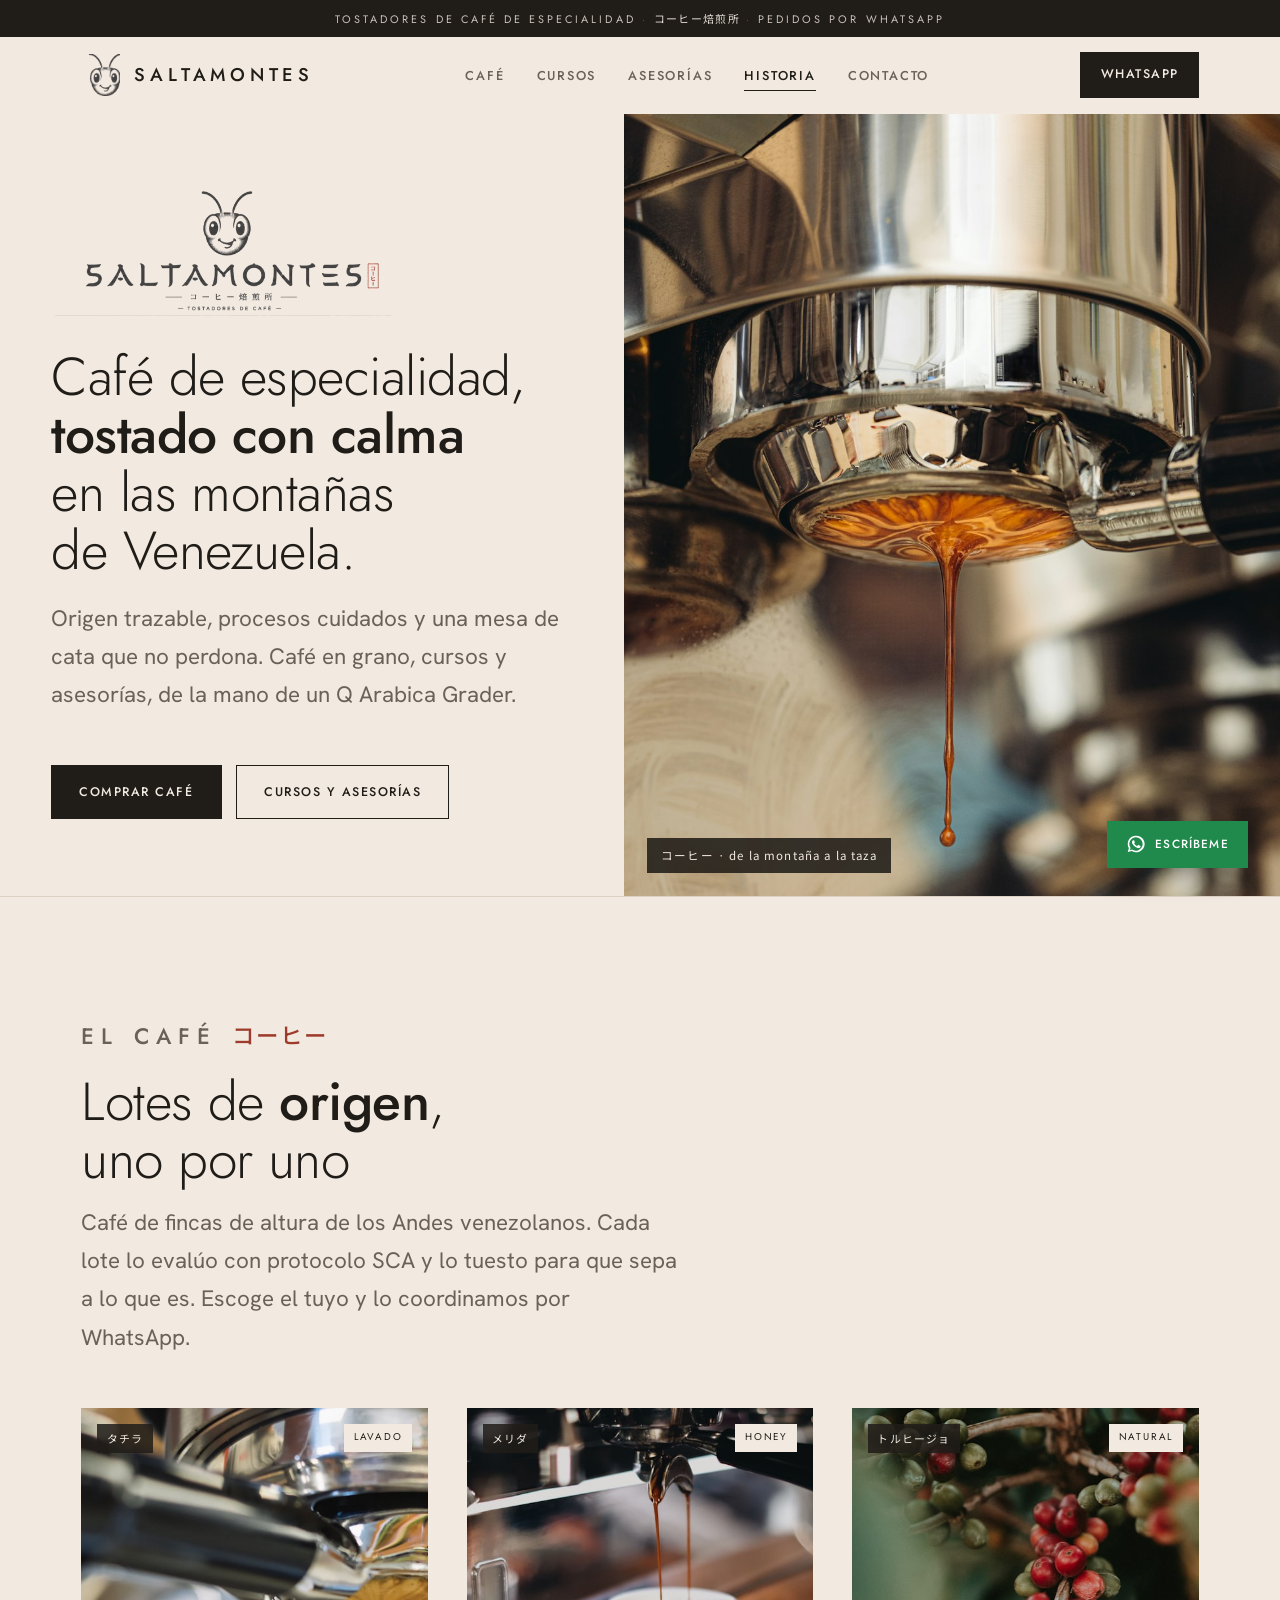
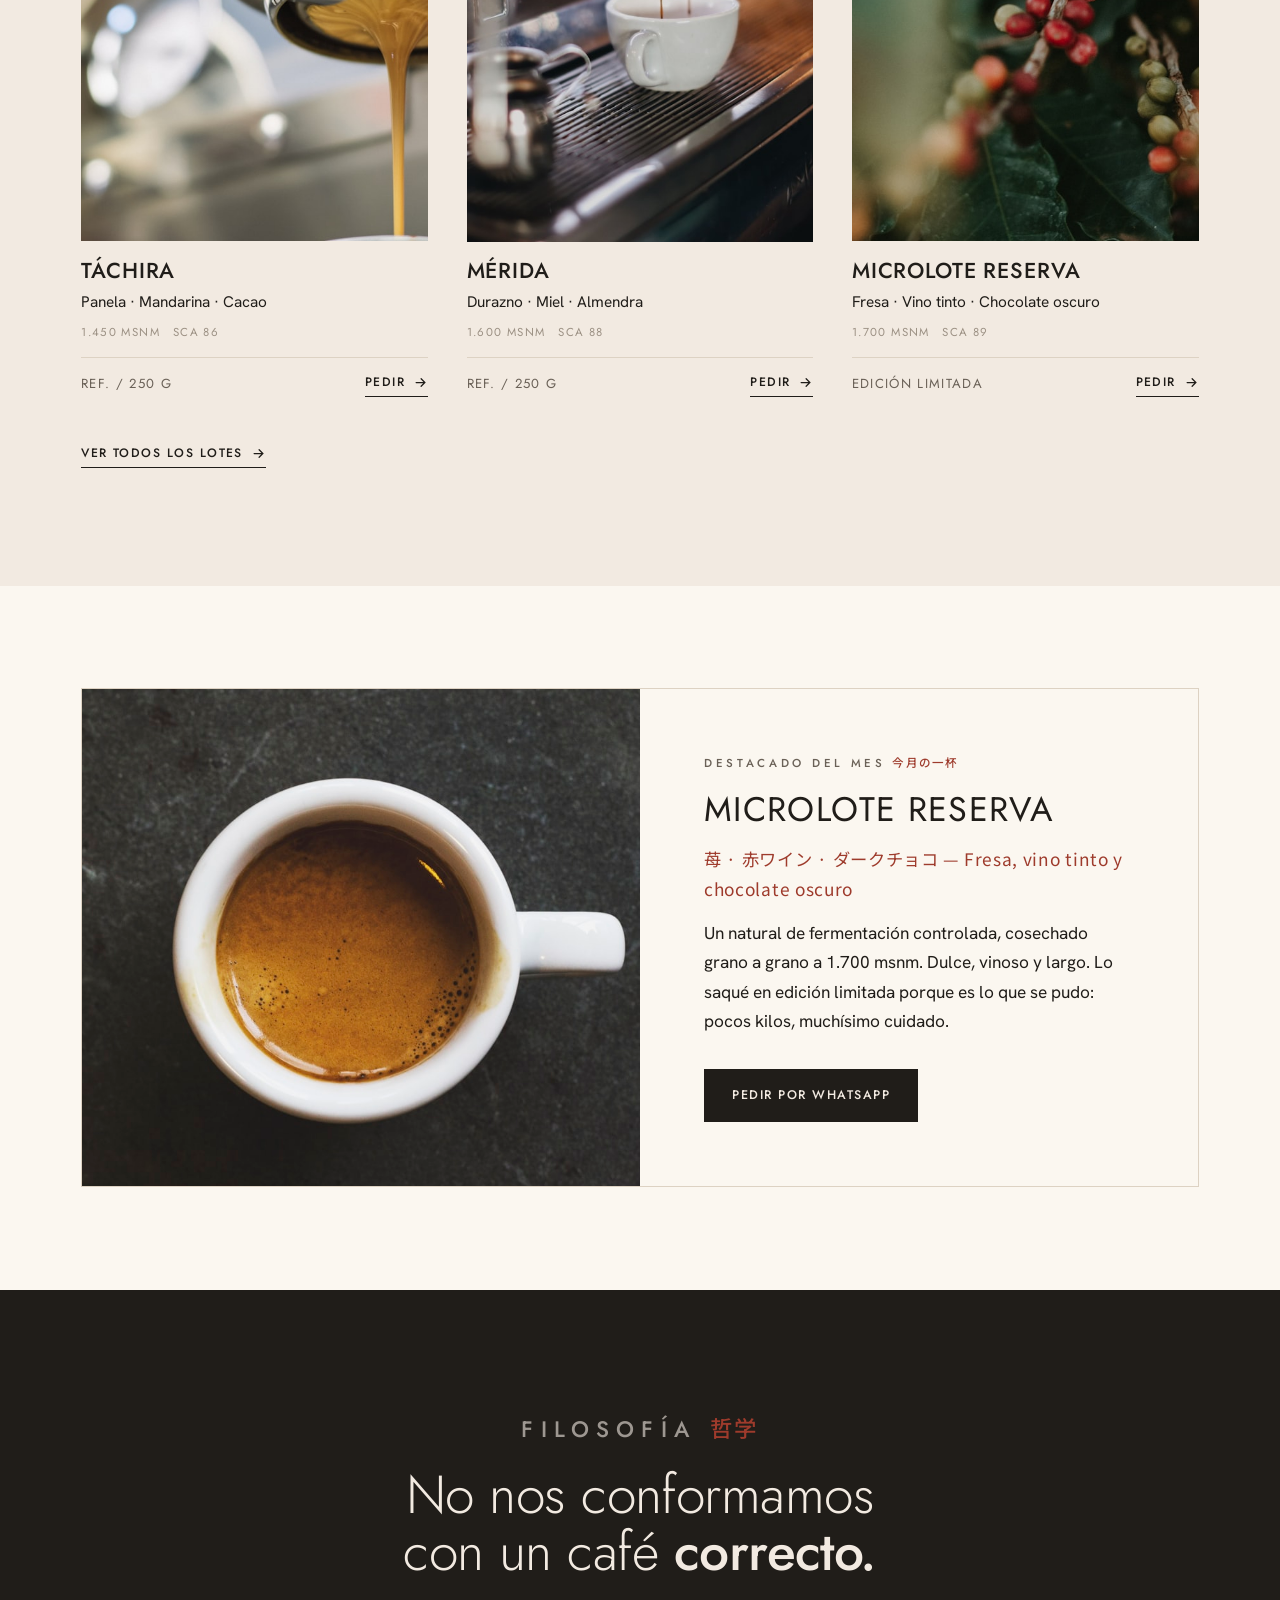
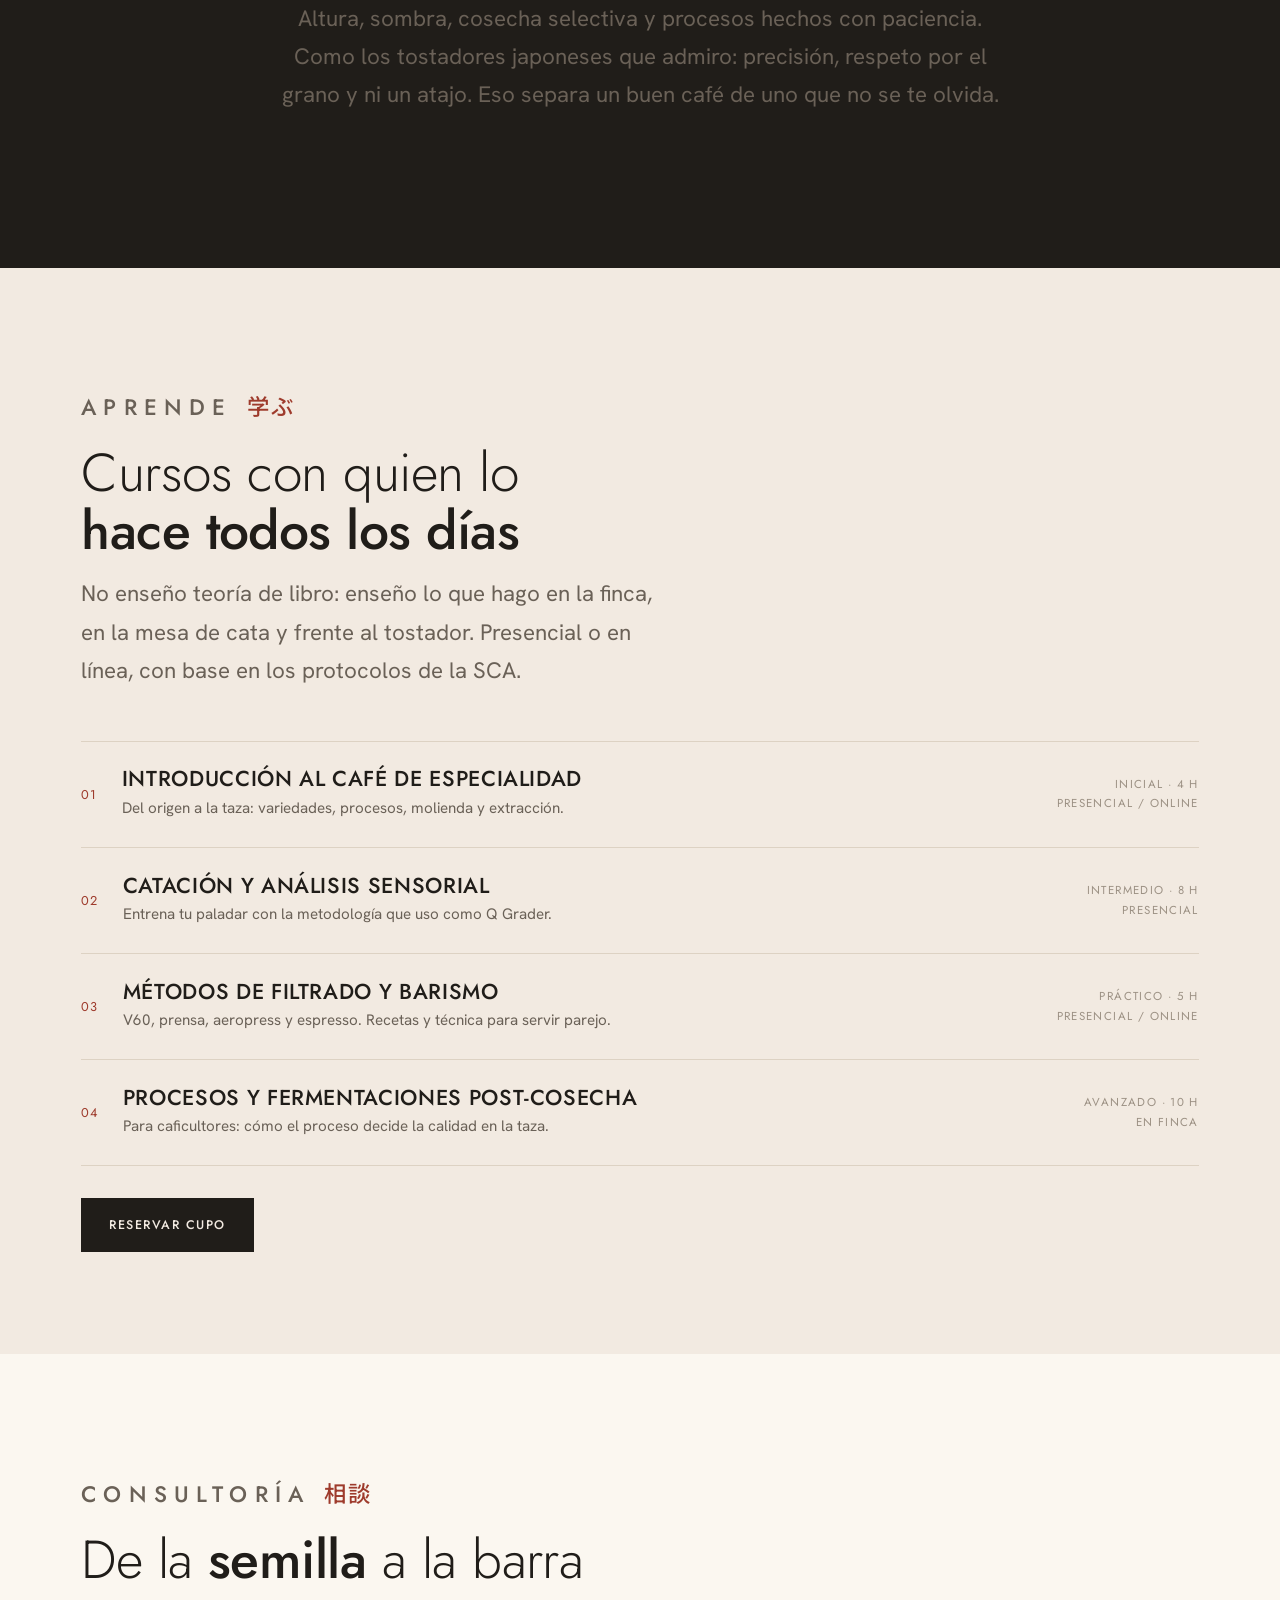
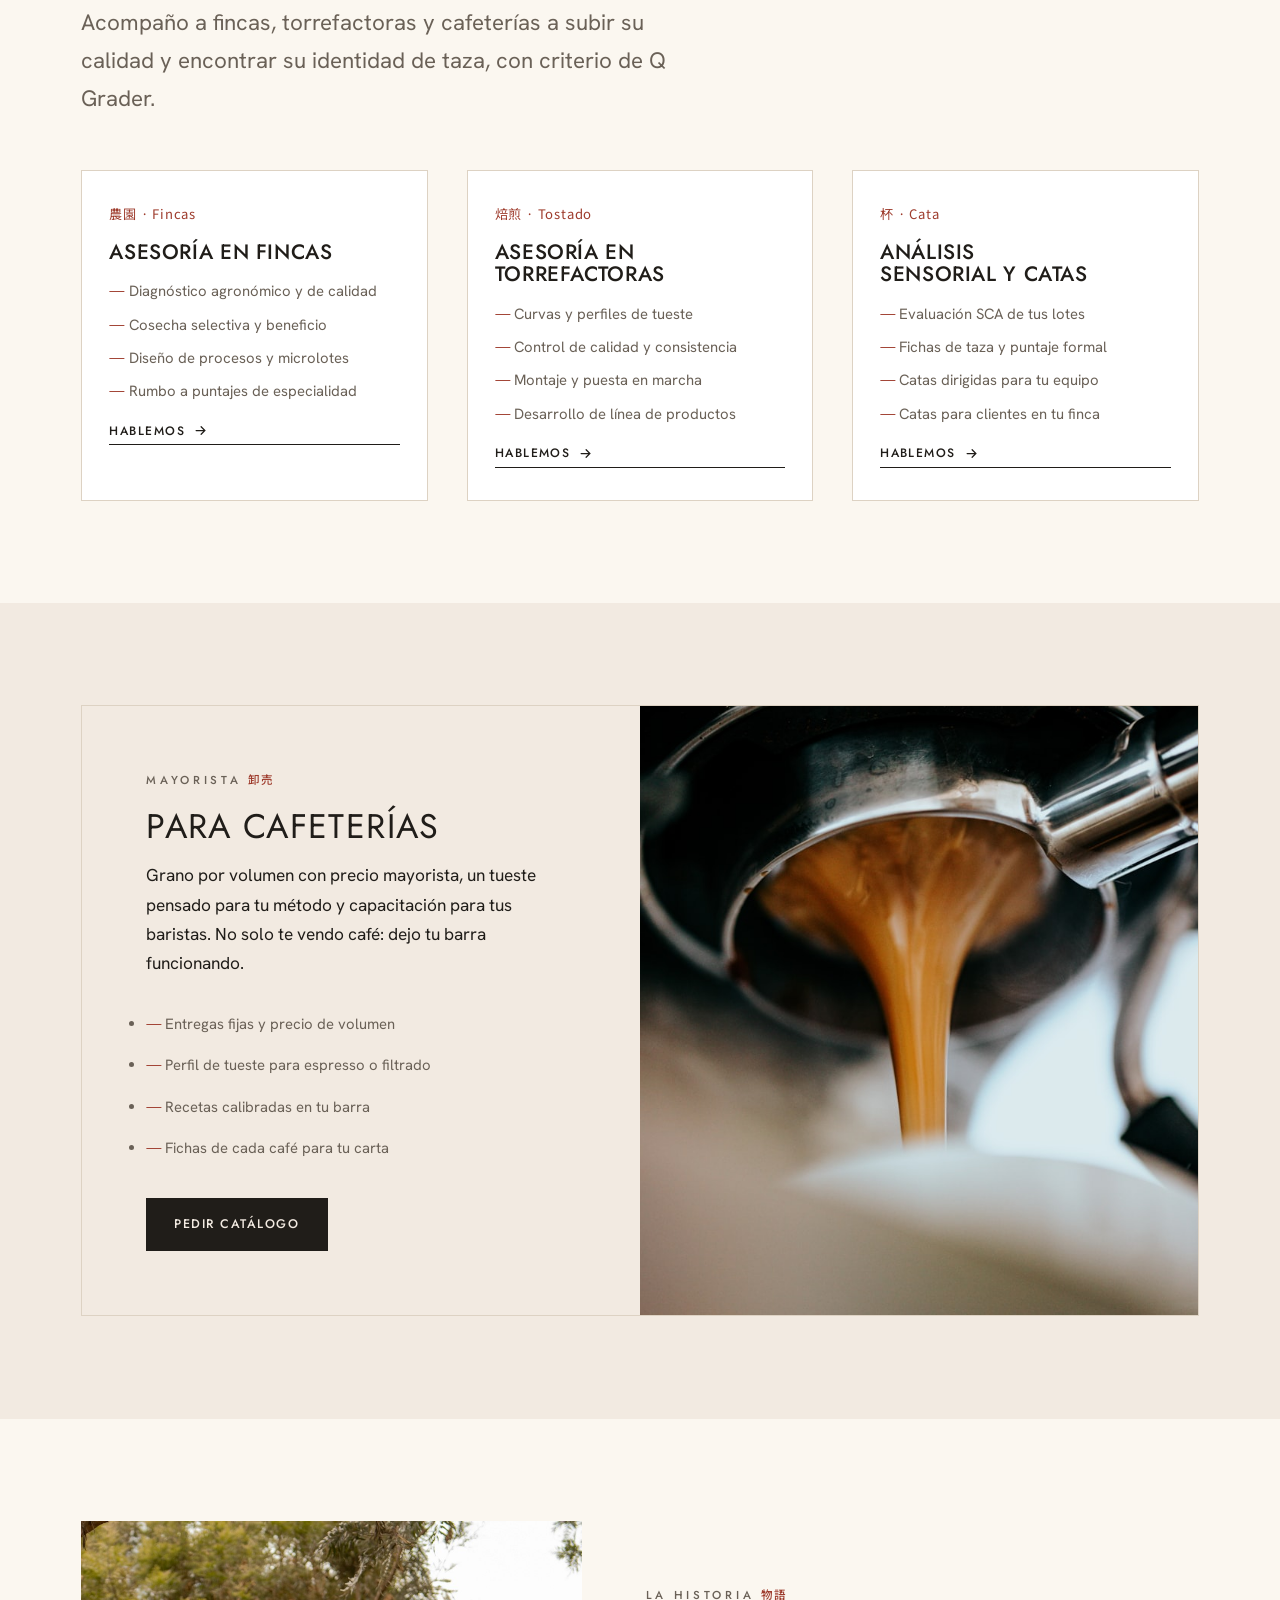
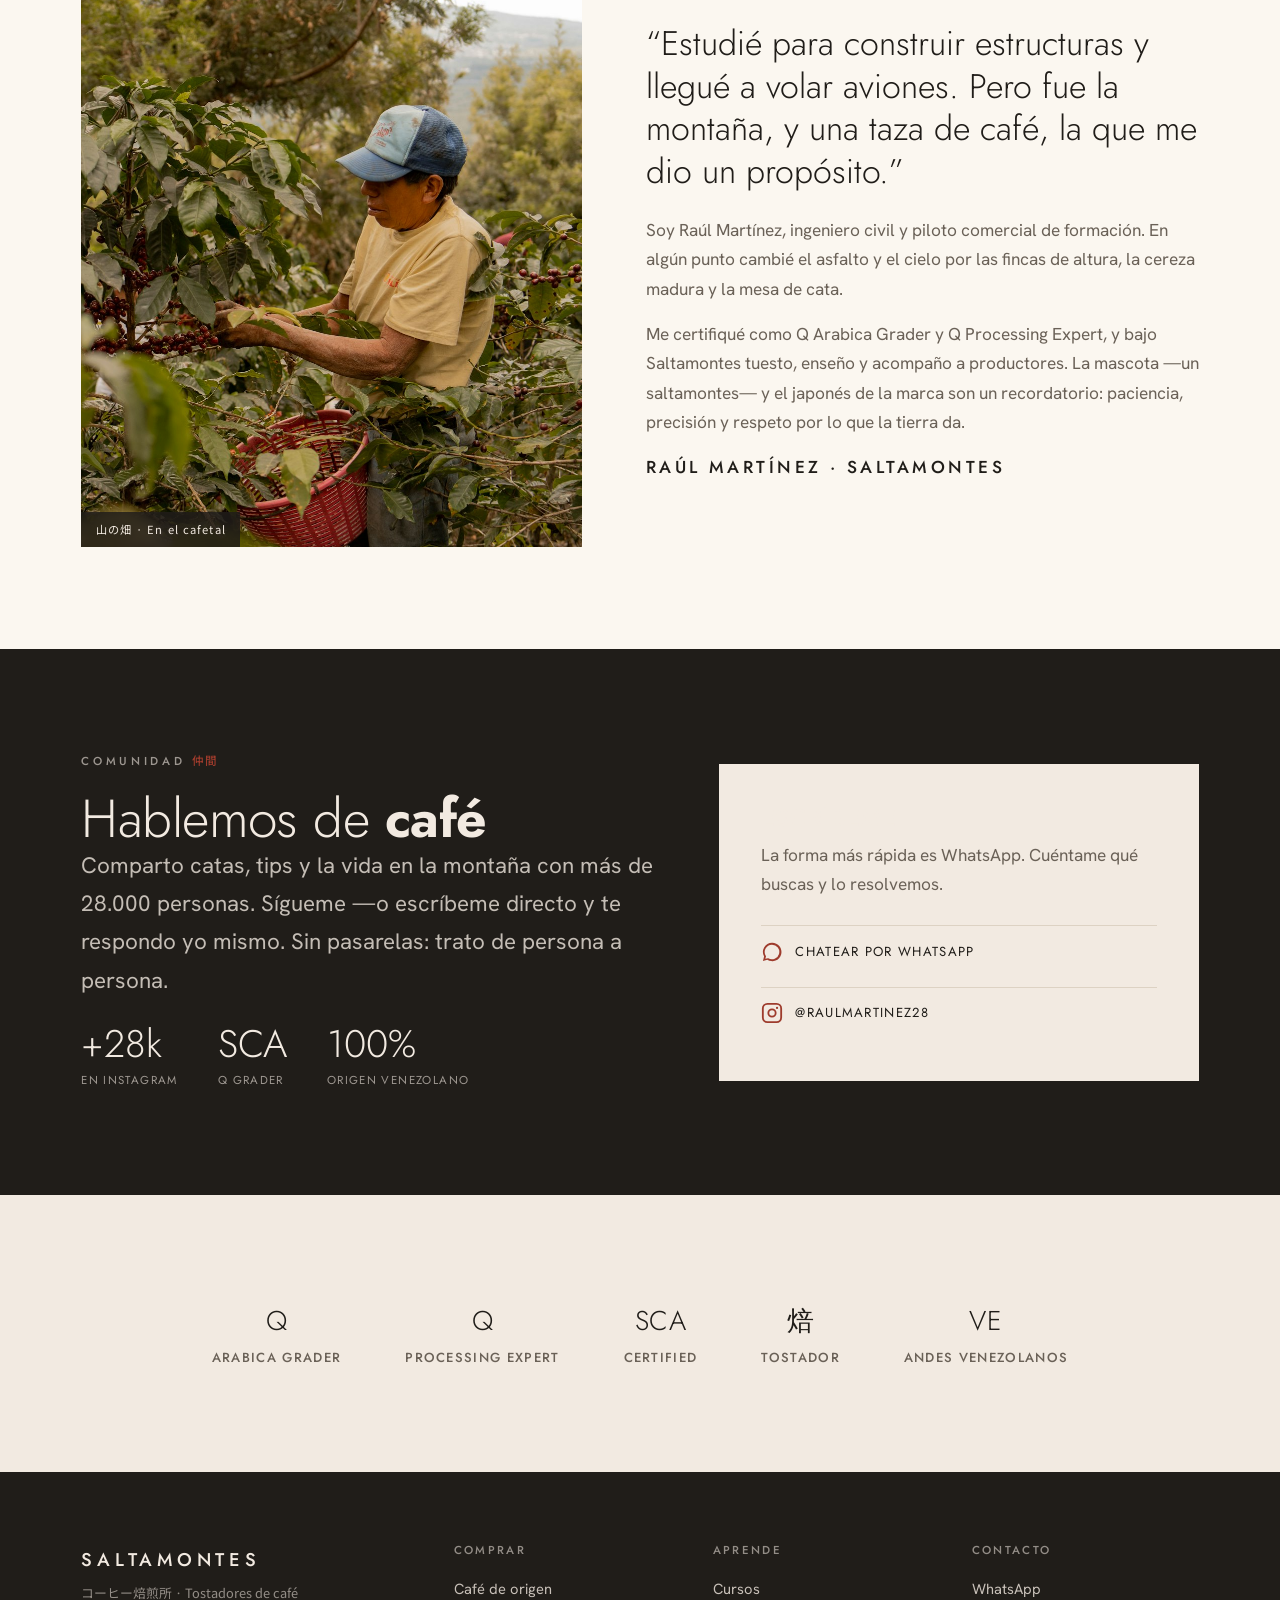
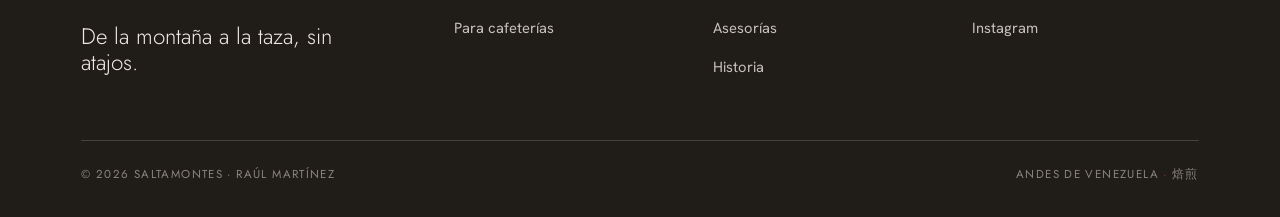
<file: home3.html>
<!DOCTYPE html>
<html lang="es">
<head>
<meta charset="UTF-8" />
<meta name="viewport" content="width=device-width, initial-scale=1" />
<title>Saltamontes — Tostadores de café · コーヒー焙煎所</title>
<meta name="description" content="Saltamontes, tostadores de café de especialidad. Café de origen de los Andes venezolanos, cursos y asesorías. Tostado por un Q Arabica Grader. Pedidos por WhatsApp." />
<meta name="theme-color" content="#f2eae1" />
<meta property="og:title" content="Saltamontes — Tostadores de café de especialidad" />
<meta property="og:description" content="Café de origen, cursos y asesorías. De la montaña a la taza." />
<meta property="og:image" content="images/saltamontes-logo.png" />

<link rel="preconnect" href="https://fonts.googleapis.com" />
<link rel="preconnect" href="https://fonts.gstatic.com" crossorigin />
<link href="https://fonts.googleapis.com/css2?family=Jost:wght@300;400;500;600&family=Hanken+Grotesk:wght@400;500;600&family=Noto+Sans+JP:wght@400;500;700&display=swap" rel="stylesheet" />
<link rel="stylesheet" href="assets/home3.css" />
<link rel="icon" href="images/saltamontes-mark.png" />
</head>
<body class="home3">

<!-- ============ TOPBAR ============ -->
<div class="topbar" id="top">
  <div class="wrap topbar__row">
    <span>Tostadores de café de especialidad <span class="dot">·</span> <span class="jp">コーヒー焙煎所</span> <span class="dot hide-sm">·</span> <span class="hide-sm">Pedidos por WhatsApp</span></span>
  </div>
</div>

<!-- ============ HEADER ============ -->
<header class="hdr site-header">
  <div class="wrap hdr__row">
    <a class="brand" href="#top" aria-label="Saltamontes, inicio">
      <img src="images/saltamontes-mark.png" alt="" />
      <span class="brand__txt">Saltamontes</span>
    </a>
    <nav aria-label="Principal">
      <ul class="nav nav__links">
        <li><a href="#cafe">Café</a></li>
        <li><a href="#cursos">Cursos</a></li>
        <li><a href="#asesorias">Asesorías</a></li>
        <li><a href="#historia">Historia</a></li>
        <li><a href="#contacto">Contacto</a></li>
      </ul>
    </nav>
    <div class="hdr__act">
      <a class="btn btn--sm js-wa" data-wa="Hola Raúl, vi la web de Saltamontes y quiero información.">WhatsApp</a>
      <button class="menu-btn" id="navToggle" aria-label="Abrir menú" aria-expanded="false">
        <svg viewBox="0 0 24 24" fill="none" stroke="currentColor" stroke-width="1.6" stroke-linecap="round"><path d="M4 7h16M4 12h16M4 17h16"/></svg>
      </button>
    </div>
  </div>
</header>

<!-- Menú móvil -->
<div class="mnav" id="mobileMenu" role="dialog" aria-label="Menú">
  <div class="mnav__top">
    <span class="brand__txt">Menú</span>
    <button class="menu-btn" id="navClose" aria-label="Cerrar menú" style="display:grid">
      <svg viewBox="0 0 24 24" fill="none" stroke="currentColor" stroke-width="1.6" stroke-linecap="round"><path d="M6 6l12 12M18 6L6 18"/></svg>
    </button>
  </div>
  <a href="#cafe">Café</a>
  <a href="#cursos">Cursos</a>
  <a href="#asesorias">Asesorías</a>
  <a href="#historia">Historia</a>
  <a href="#contacto">Contacto</a>
</div>

<!-- Flotante -->
<a class="wa js-wa" data-wa="Hola Raúl 👋 Vi la web de Saltamontes y quiero conversar sobre café." aria-label="WhatsApp">
  <svg viewBox="0 0 24 24" fill="currentColor" aria-hidden="true"><path d="M12 2a10 10 0 0 0-8.6 15l-1.3 4.7 4.8-1.3A10 10 0 1 0 12 2zm0 2a8 8 0 1 1-4.1 14.9l-.4-.2-2.8.7.8-2.7-.2-.4A8 8 0 0 1 12 4zm4.5 9.9c-.2-.1-1.4-.7-1.6-.8s-.4-.1-.5.1-.6.8-.8 1-.3.2-.5.1a6.5 6.5 0 0 1-1.9-1.2 7.2 7.2 0 0 1-1.3-1.7c-.1-.2 0-.4.1-.5l.4-.4.2-.4v-.4l-.8-1.8c-.2-.5-.4-.4-.5-.4h-.5a.9.9 0 0 0-.7.3 2.8 2.8 0 0 0-.9 2.1 4.9 4.9 0 0 0 1 2.6 11.2 11.2 0 0 0 4.3 3.8c2.6 1 2.6.7 3.1.6a2.5 2.5 0 0 0 1.7-1.2 2 2 0 0 0 .1-1.2c0-.1-.2-.2-.4-.3z"/></svg>
  <span>Escríbeme</span>
</a>

<main>

<!-- ============ HERO ============ -->
<section class="hero">
  <div class="hero__grid">
    <div class="hero__text">
      <img class="hero__logo" src="images/saltamontes-logo.png" alt="Saltamontes — Tostadores de café" />
      <h1>Café de especialidad, <b>tostado con calma</b> en las montañas de Venezuela.</h1>
      <p class="hero__lead">Origen trazable, procesos cuidados y una mesa de cata que no perdona. Café en grano, cursos y asesorías, de la mano de un Q&nbsp;Arabica&nbsp;Grader.</p>
      <div class="hero__cta">
        <a class="btn js-wa" data-wa="Hola Raúl, quiero comprar café de Saltamontes. ¿Qué lotes hay disponibles?">Comprar café</a>
        <a class="btn btn--out" href="#cursos">Cursos y asesorías</a>
      </div>
    </div>
    <div class="hero__media">
      <img src="images/hero.jpg" alt="Extracción de espresso" loading="eager" />
      <span class="hero__tag">コーヒー · de la montaña a la taza</span>
    </div>
  </div>
</section>

<!-- ============ CAFÉ / TIENDA ============ -->
<section class="sec" id="cafe">
  <div class="wrap">
    <div class="sec-head reveal">
      <p class="kicker">El café <span class="jp">コーヒー</span></p>
      <h2>Lotes de <b>origen</b>, uno por uno</h2>
      <p>Café de fincas de altura de los Andes venezolanos. Cada lote lo evalúo con protocolo SCA y lo tuesto para que sepa a lo que es. Escoge el tuyo y lo coordinamos por WhatsApp.</p>
    </div>

    <div class="prods">
      <a class="prod reveal js-wa" data-wa="Hola Raúl, me interesa el café Táchira (lavado) de Saltamontes. ¿Precio y disponibilidad?">
        <div class="prod__img">
          <img src="images/cafe-1.jpg" alt="Táchira" loading="lazy" />
          <span class="prod__jp">タチラ</span><span class="prod__proc">Lavado</span>
        </div>
        <h3>Táchira</h3>
        <p class="prod__notes">Panela · Mandarina · Cacao</p>
        <div class="prod__meta"><span>1.450 msnm</span><span>SCA 86</span></div>
        <div class="prod__foot"><span class="prod__price">Ref. / 250 g</span><span class="arrow">Pedir <svg viewBox="0 0 24 24" fill="none" stroke="currentColor" stroke-width="2" stroke-linecap="round"><path d="M5 12h14M13 6l6 6-6 6"/></svg></span></div>
      </a>

      <a class="prod reveal js-wa" data-wa="Hola Raúl, me interesa el café Mérida (honey) de Saltamontes. ¿Precio y disponibilidad?">
        <div class="prod__img">
          <img src="images/cafe-2.jpg" alt="Mérida" loading="lazy" />
          <span class="prod__jp">メリダ</span><span class="prod__proc">Honey</span>
        </div>
        <h3>Mérida</h3>
        <p class="prod__notes">Durazno · Miel · Almendra</p>
        <div class="prod__meta"><span>1.600 msnm</span><span>SCA 88</span></div>
        <div class="prod__foot"><span class="prod__price">Ref. / 250 g</span><span class="arrow">Pedir <svg viewBox="0 0 24 24" fill="none" stroke="currentColor" stroke-width="2" stroke-linecap="round"><path d="M5 12h14M13 6l6 6-6 6"/></svg></span></div>
      </a>

      <a class="prod reveal js-wa" data-wa="Hola Raúl, quiero el Microlote Reserva (natural) de Saltamontes. ¿Sigue disponible?">
        <div class="prod__img">
          <img src="images/cafe-3.jpg" alt="Microlote Reserva" loading="lazy" />
          <span class="prod__jp">トルヒージョ</span><span class="prod__proc">Natural</span>
        </div>
        <h3>Microlote Reserva</h3>
        <p class="prod__notes">Fresa · Vino tinto · Chocolate oscuro</p>
        <div class="prod__meta"><span>1.700 msnm</span><span>SCA 89</span></div>
        <div class="prod__foot"><span class="prod__price">Edición limitada</span><span class="arrow">Pedir <svg viewBox="0 0 24 24" fill="none" stroke="currentColor" stroke-width="2" stroke-linecap="round"><path d="M5 12h14M13 6l6 6-6 6"/></svg></span></div>
      </a>
    </div>

    <p style="margin-top:2.5rem;">
      <a class="arrow js-wa" data-wa="Hola Raúl, ¿me pasas la lista completa de cafés de Saltamontes con precios?">Ver todos los lotes <svg viewBox="0 0 24 24" fill="none" stroke="currentColor" stroke-width="2" stroke-linecap="round"><path d="M5 12h14M13 6l6 6-6 6"/></svg></a>
    </p>
  </div>
</section>

<!-- ============ PRODUCTO DESTACADO ============ -->
<section class="sec sec--paper">
  <div class="wrap">
    <div class="feature reveal">
      <div class="feature__media"><img src="images/g-taza.jpg" alt="Espresso Saltamontes" loading="lazy" /></div>
      <div class="feature__body">
        <p class="kicker">Destacado del mes <span class="jp">今月の一杯</span></p>
        <h2>Microlote Reserva</h2>
        <p class="feature__notes">苺 · 赤ワイン · ダークチョコ — Fresa, vino tinto y chocolate oscuro</p>
        <p>Un natural de fermentación controlada, cosechado grano a grano a 1.700 msnm. Dulce, vinoso y largo. Lo saqué en edición limitada porque es lo que se pudo: pocos kilos, muchísimo cuidado.</p>
        <div style="margin-top:1rem;"><a class="btn js-wa" data-wa="Hola Raúl, quiero el Microlote Reserva destacado. ¿Cuánto queda?">Pedir por WhatsApp</a></div>
      </div>
    </div>
  </div>
</section>

<!-- ============ FRANJA / MANIFIESTO ============ -->
<section class="sec sec--ink">
  <div class="wrap sec-head center reveal" style="max-width:820px;">
    <p class="kicker">Filosofía <span class="jp">哲学</span></p>
    <h2 style="font-size:var(--s-3); font-weight:300;">No nos conformamos con un café <b>correcto.</b></h2>
    <p style="margin-top:1.2rem; font-size:var(--s-1);">Altura, sombra, cosecha selectiva y procesos hechos con paciencia. Como los tostadores japoneses que admiro: precisión, respeto por el grano y ni un atajo. Eso separa un buen café de uno que no se te olvida.</p>
  </div>
</section>

<!-- ============ CURSOS ============ -->
<section class="sec" id="cursos">
  <div class="wrap">
    <div class="sec-head reveal">
      <p class="kicker">Aprende <span class="jp">学ぶ</span></p>
      <h2>Cursos con quien lo <b>hace todos los días</b></h2>
      <p>No enseño teoría de libro: enseño lo que hago en la finca, en la mesa de cata y frente al tostador. Presencial o en línea, con base en los protocolos de la SCA.</p>
    </div>
    <div class="rows reveal">
      <div class="row"><span class="row__n">01</span><div class="row__main"><h3>Introducción al café de especialidad</h3><p>Del origen a la taza: variedades, procesos, molienda y extracción.</p></div><div class="row__meta">Inicial · 4 h<br>Presencial / Online</div></div>
      <div class="row"><span class="row__n">02</span><div class="row__main"><h3>Catación y análisis sensorial</h3><p>Entrena tu paladar con la metodología que uso como Q Grader.</p></div><div class="row__meta">Intermedio · 8 h<br>Presencial</div></div>
      <div class="row"><span class="row__n">03</span><div class="row__main"><h3>Métodos de filtrado y barismo</h3><p>V60, prensa, aeropress y espresso. Recetas y técnica para servir parejo.</p></div><div class="row__meta">Práctico · 5 h<br>Presencial / Online</div></div>
      <div class="row"><span class="row__n">04</span><div class="row__main"><h3>Procesos y fermentaciones post-cosecha</h3><p>Para caficultores: cómo el proceso decide la calidad en la taza.</p></div><div class="row__meta">Avanzado · 10 h<br>En finca</div></div>
    </div>
    <div style="margin-top:2rem;"><a class="btn js-wa" data-wa="Hola Raúl, quiero reservar cupo en un curso de Saltamontes. ¿Próximas fechas?">Reservar cupo</a></div>
  </div>
</section>

<!-- ============ ASESORÍAS ============ -->
<section class="sec sec--paper" id="asesorias">
  <div class="wrap">
    <div class="sec-head reveal">
      <p class="kicker">Consultoría <span class="jp">相談</span></p>
      <h2>De la <b>semilla</b> a la barra</h2>
      <p>Acompaño a fincas, torrefactoras y cafeterías a subir su calidad y encontrar su identidad de taza, con criterio de Q Grader.</p>
    </div>
    <div class="svcs">
      <div class="svc reveal">
        <span class="svc__jp">農園 · Fincas</span>
        <h3>Asesoría en fincas</h3>
        <ul><li>Diagnóstico agronómico y de calidad</li><li>Cosecha selectiva y beneficio</li><li>Diseño de procesos y microlotes</li><li>Rumbo a puntajes de especialidad</li></ul>
        <a class="arrow js-wa" data-wa="Hola Raúl, tengo una finca y quiero asesoría de Saltamontes.">Hablemos <svg viewBox="0 0 24 24" fill="none" stroke="currentColor" stroke-width="2" stroke-linecap="round"><path d="M5 12h14M13 6l6 6-6 6"/></svg></a>
      </div>
      <div class="svc reveal">
        <span class="svc__jp">焙煎 · Tostado</span>
        <h3>Asesoría en torrefactoras</h3>
        <ul><li>Curvas y perfiles de tueste</li><li>Control de calidad y consistencia</li><li>Montaje y puesta en marcha</li><li>Desarrollo de línea de productos</li></ul>
        <a class="arrow js-wa" data-wa="Hola Raúl, tengo una torrefactora y necesito asesoría de tueste.">Hablemos <svg viewBox="0 0 24 24" fill="none" stroke="currentColor" stroke-width="2" stroke-linecap="round"><path d="M5 12h14M13 6l6 6-6 6"/></svg></a>
      </div>
      <div class="svc reveal">
        <span class="svc__jp">杯 · Cata</span>
        <h3>Análisis sensorial y catas</h3>
        <ul><li>Evaluación SCA de tus lotes</li><li>Fichas de taza y puntaje formal</li><li>Catas dirigidas para tu equipo</li><li>Catas para clientes en tu finca</li></ul>
        <a class="arrow js-wa" data-wa="Hola Raúl, quiero análisis sensorial / cata SCA de Saltamontes.">Hablemos <svg viewBox="0 0 24 24" fill="none" stroke="currentColor" stroke-width="2" stroke-linecap="round"><path d="M5 12h14M13 6l6 6-6 6"/></svg></a>
      </div>
    </div>
  </div>
</section>

<!-- ============ CAFETERÍAS ============ -->
<section class="sec">
  <div class="wrap">
    <div class="feature reveal">
      <div class="feature__body">
        <p class="kicker">Mayorista <span class="jp">卸売</span></p>
        <h2>Para cafeterías</h2>
        <p>Grano por volumen con precio mayorista, un tueste pensado para tu método y capacitación para tus baristas. No solo te vendo café: dejo tu barra funcionando.</p>
        <ul class="svc" style="border:none; padding:0; background:none;">
          <li>Entregas fijas y precio de volumen</li>
          <li>Perfil de tueste para espresso o filtrado</li>
          <li>Recetas calibradas en tu barra</li>
          <li>Fichas de cada café para tu carta</li>
        </ul>
        <div style="margin-top:1.2rem;"><a class="btn js-wa" data-wa="Hola Raúl, tengo una cafetería y quiero el catálogo mayorista de Saltamontes.">Pedir catálogo</a></div>
      </div>
      <div class="feature__media"><img src="images/g-molido.jpg" alt="Café en barra" loading="lazy" /></div>
    </div>
  </div>
</section>

<!-- ============ HISTORIA ============ -->
<section class="sec sec--paper" id="historia">
  <div class="wrap story">
    <figure class="story__media reveal" style="margin:0;">
      <img src="images/raul.jpg" alt="En el cafetal" loading="lazy" />
      <figcaption>山の畑 · En el cafetal</figcaption>
    </figure>
    <div class="reveal">
      <p class="kicker">La historia <span class="jp">物語</span></p>
      <blockquote>“Estudié para construir estructuras y llegué a volar aviones. Pero fue la montaña, y una taza de café, la que me dio un propósito.”</blockquote>
      <p>Soy Raúl Martínez, ingeniero civil y piloto comercial de formación. En algún punto cambié el asfalto y el cielo por las fincas de altura, la cereza madura y la mesa de cata.</p>
      <p>Me certifiqué como Q Arabica Grader y Q Processing Expert, y bajo Saltamontes tuesto, enseño y acompaño a productores. La mascota —un saltamontes— y el japonés de la marca son un recordatorio: paciencia, precisión y respeto por lo que la tierra da.</p>
      <span class="story__sign">Raúl Martínez · Saltamontes</span>
    </div>
  </div>
</section>

<!-- ============ COMUNIDAD / CONTACTO ============ -->
<section class="sec sec--ink" id="contacto">
  <div class="wrap comm">
    <div class="reveal">
      <p class="kicker">Comunidad <span class="jp">仲間</span></p>
      <h2 style="font-size:var(--s-3); font-weight:300;">Hablemos de <b>café</b></h2>
      <p style="font-size:var(--s-1);">Comparto catas, tips y la vida en la montaña con más de 28.000 personas. Sígueme —o escríbeme directo y te respondo yo mismo. Sin pasarelas: trato de persona a persona.</p>
      <div class="comm__stats">
        <div class="comm__stat"><b>+28k</b><span>En Instagram</span></div>
        <div class="comm__stat"><b>SCA</b><span>Q Grader</span></div>
        <div class="comm__stat"><b>100%</b><span>Origen venezolano</span></div>
      </div>
    </div>
    <div class="comm__card reveal">
      <h3>Escríbeme</h3>
      <p style="color:var(--ink-soft)">La forma más rápida es WhatsApp. Cuéntame qué buscas y lo resolvemos.</p>
      <a class="comm__link js-wa" data-wa="Hola Raúl 👋 Vi la web de Saltamontes y quiero conversar.">
        <svg viewBox="0 0 24 24" fill="currentColor" aria-hidden="true"><path d="M12 2a10 10 0 0 0-8.6 15l-1.3 4.7 4.8-1.3A10 10 0 1 0 12 2zm0 2a8 8 0 1 1-4.1 14.9l-.4-.2-2.8.7.8-2.7-.2-.4A8 8 0 0 1 12 4z"/></svg>
        Chatear por WhatsApp
      </a>
      <a class="comm__link" href="https://www.instagram.com/raulmartinez28" target="_blank" rel="noopener">
        <svg viewBox="0 0 24 24" fill="none" stroke="currentColor" stroke-width="2"><rect x="2" y="2" width="20" height="20" rx="5"/><circle cx="12" cy="12" r="4"/><circle cx="17.5" cy="6.5" r="1.2" fill="currentColor" stroke="none"/></svg>
        @raulmartinez28
      </a>
    </div>
  </div>
</section>

<!-- ============ CREDENCIALES ============ -->
<section class="sec">
  <div class="wrap creds reveal">
    <div class="cred"><b>Q</b> Arabica Grader</div>
    <div class="cred"><b>Q</b> Processing Expert</div>
    <div class="cred"><b>SCA</b> Certified</div>
    <div class="cred"><b>焙</b> Tostador</div>
    <div class="cred"><b>VE</b> Andes venezolanos</div>
  </div>
</section>

</main>

<!-- ============ FOOTER ============ -->
<footer class="foot">
  <div class="wrap">
    <div class="foot__grid">
      <div>
        <div class="foot__brand">Saltamontes</div>
        <div class="foot__jp">コーヒー焙煎所 · Tostadores de café</div>
        <p class="foot__tag">De la montaña a la taza, sin atajos.</p>
      </div>
      <div>
        <h4>Comprar</h4>
        <ul>
          <li><a class="js-wa" data-wa="Hola Raúl, quiero café de Saltamontes.">Café de origen</a></li>
          <li><a class="js-wa" data-wa="Hola Raúl, quiero el catálogo mayorista.">Para cafeterías</a></li>
        </ul>
      </div>
      <div>
        <h4>Aprende</h4>
        <ul>
          <li><a href="#cursos">Cursos</a></li>
          <li><a href="#asesorias">Asesorías</a></li>
          <li><a href="#historia">Historia</a></li>
        </ul>
      </div>
      <div>
        <h4>Contacto</h4>
        <ul>
          <li><a class="js-wa" data-wa="Hola Raúl 👋">WhatsApp</a></li>
          <li><a href="https://www.instagram.com/raulmartinez28" target="_blank" rel="noopener">Instagram</a></li>
        </ul>
      </div>
    </div>
    <div class="foot__bottom">
      <span>© <span id="year">2026</span> Saltamontes · Raúl Martínez</span>
      <span>Andes de Venezuela <span style="color:var(--stamp)">·</span> 焙煎</span>
    </div>
  </div>
</footer>

<script src="assets/app.js"></script>
</body>
</html>
</file>
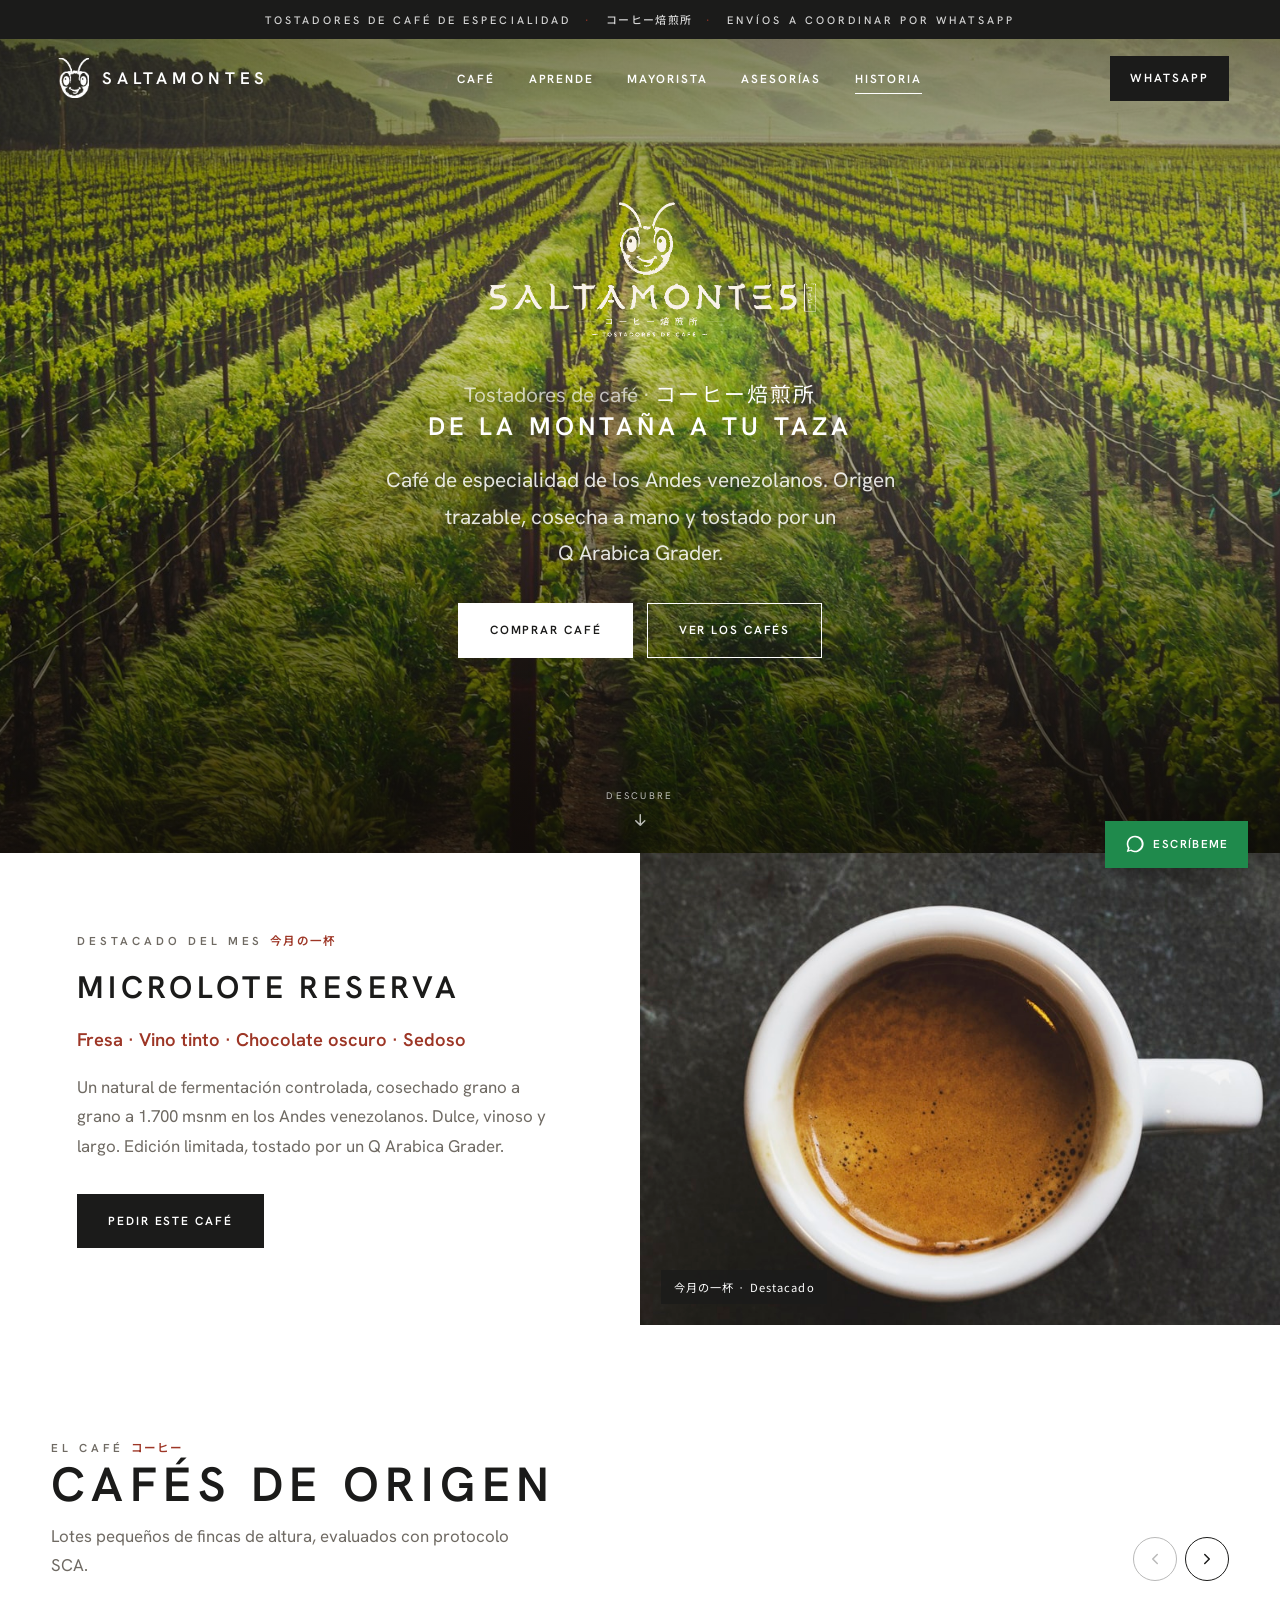
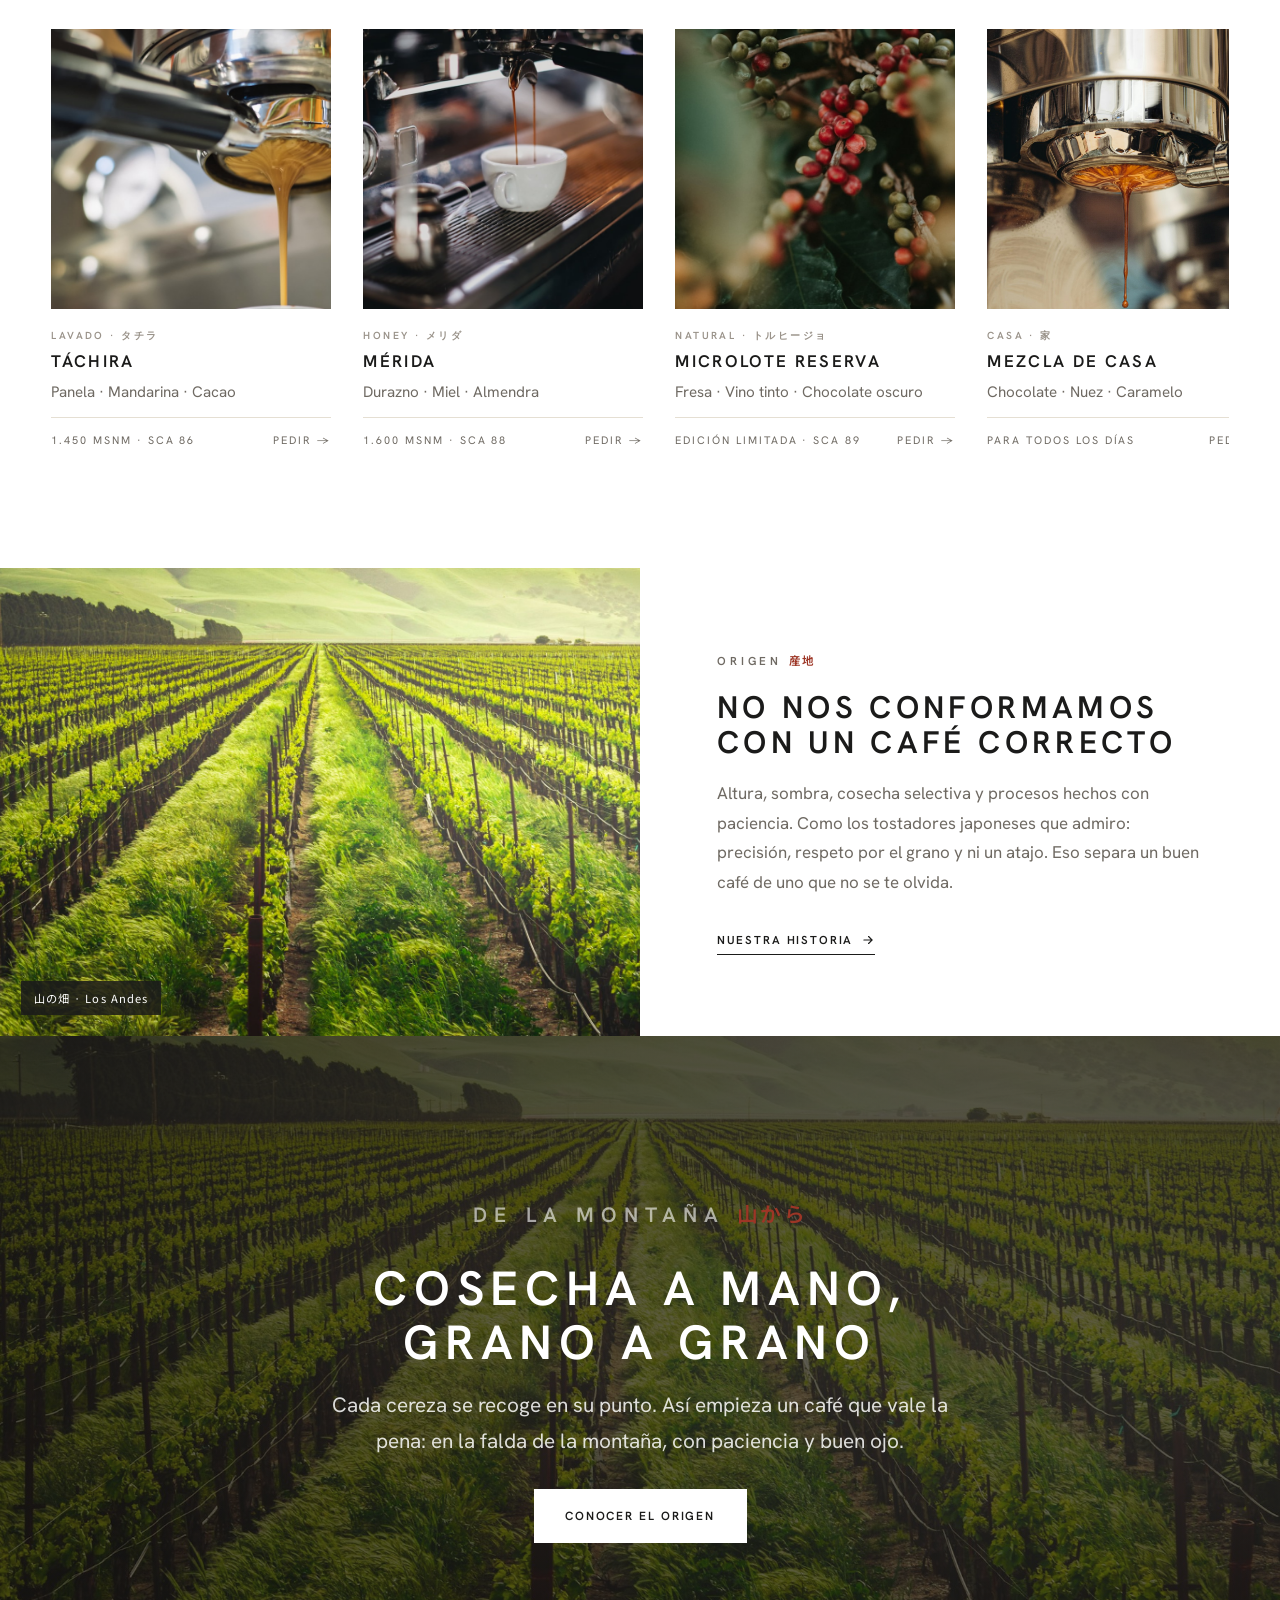
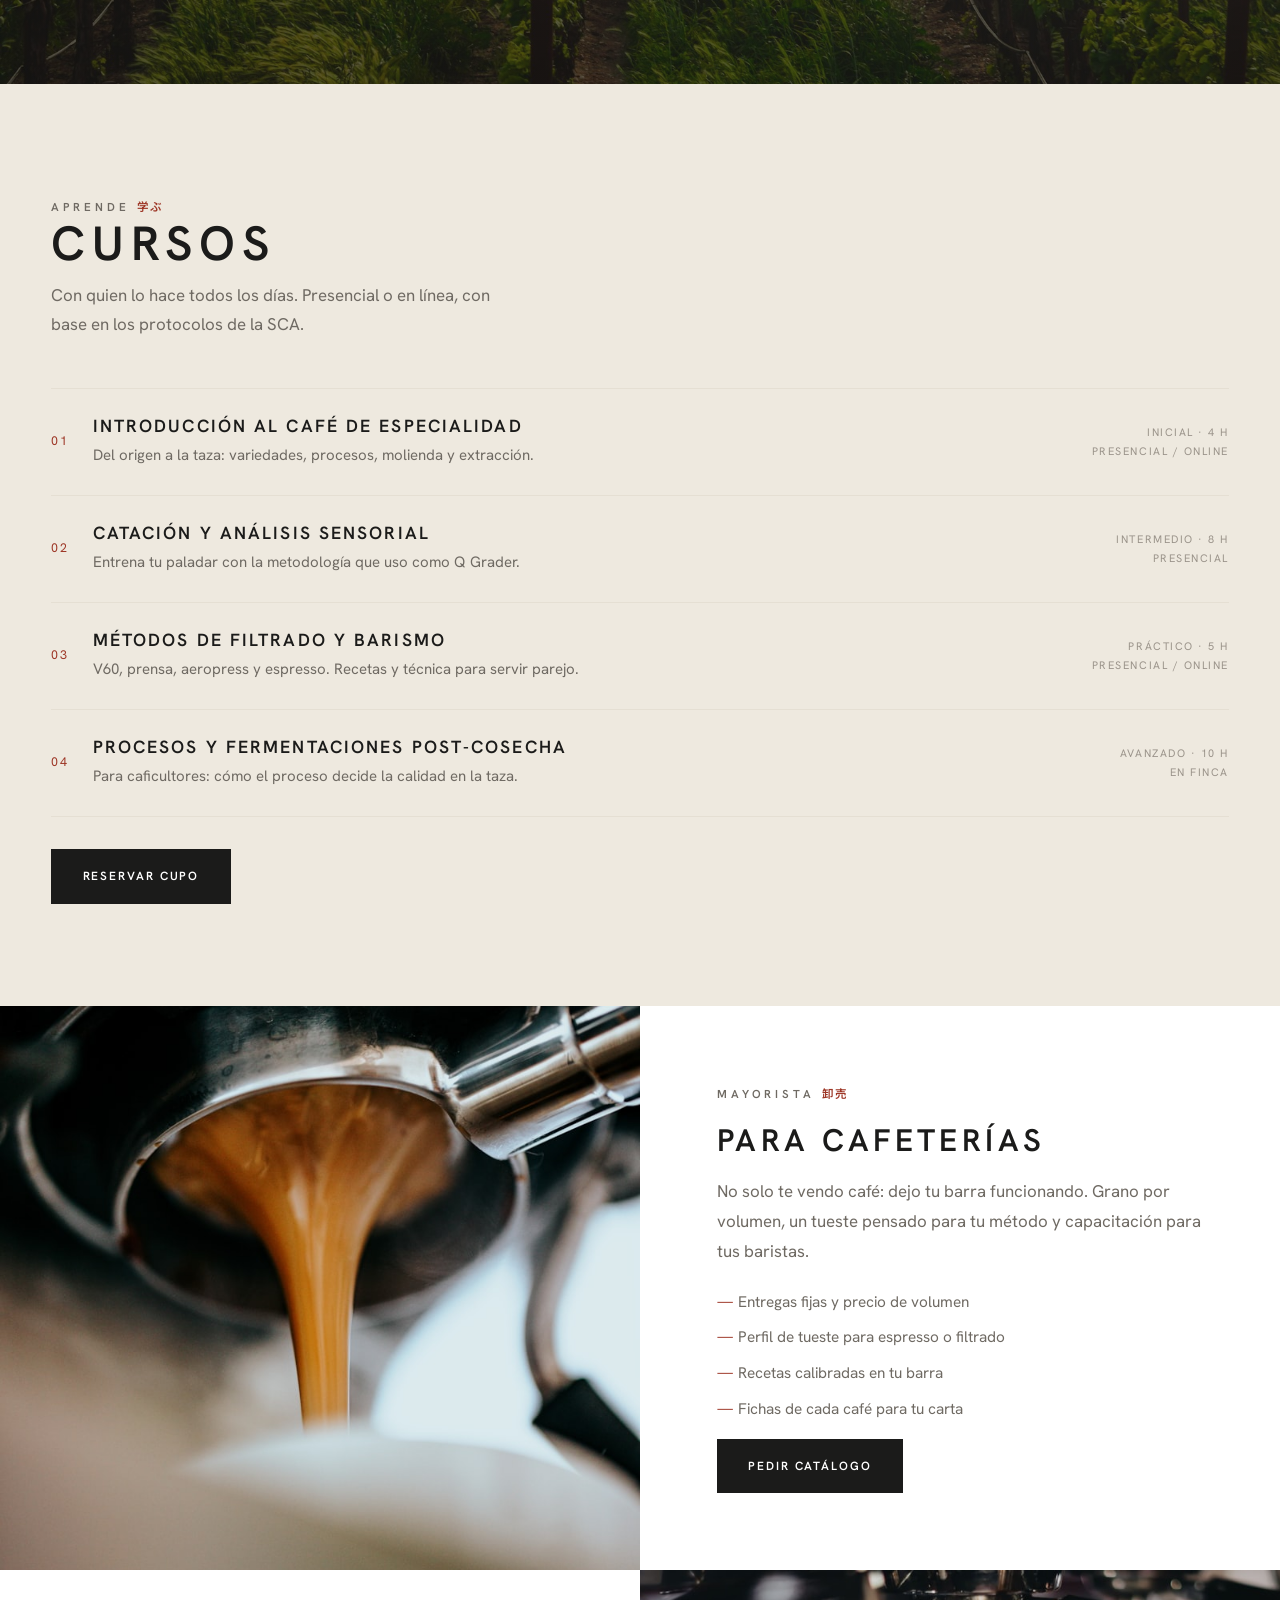
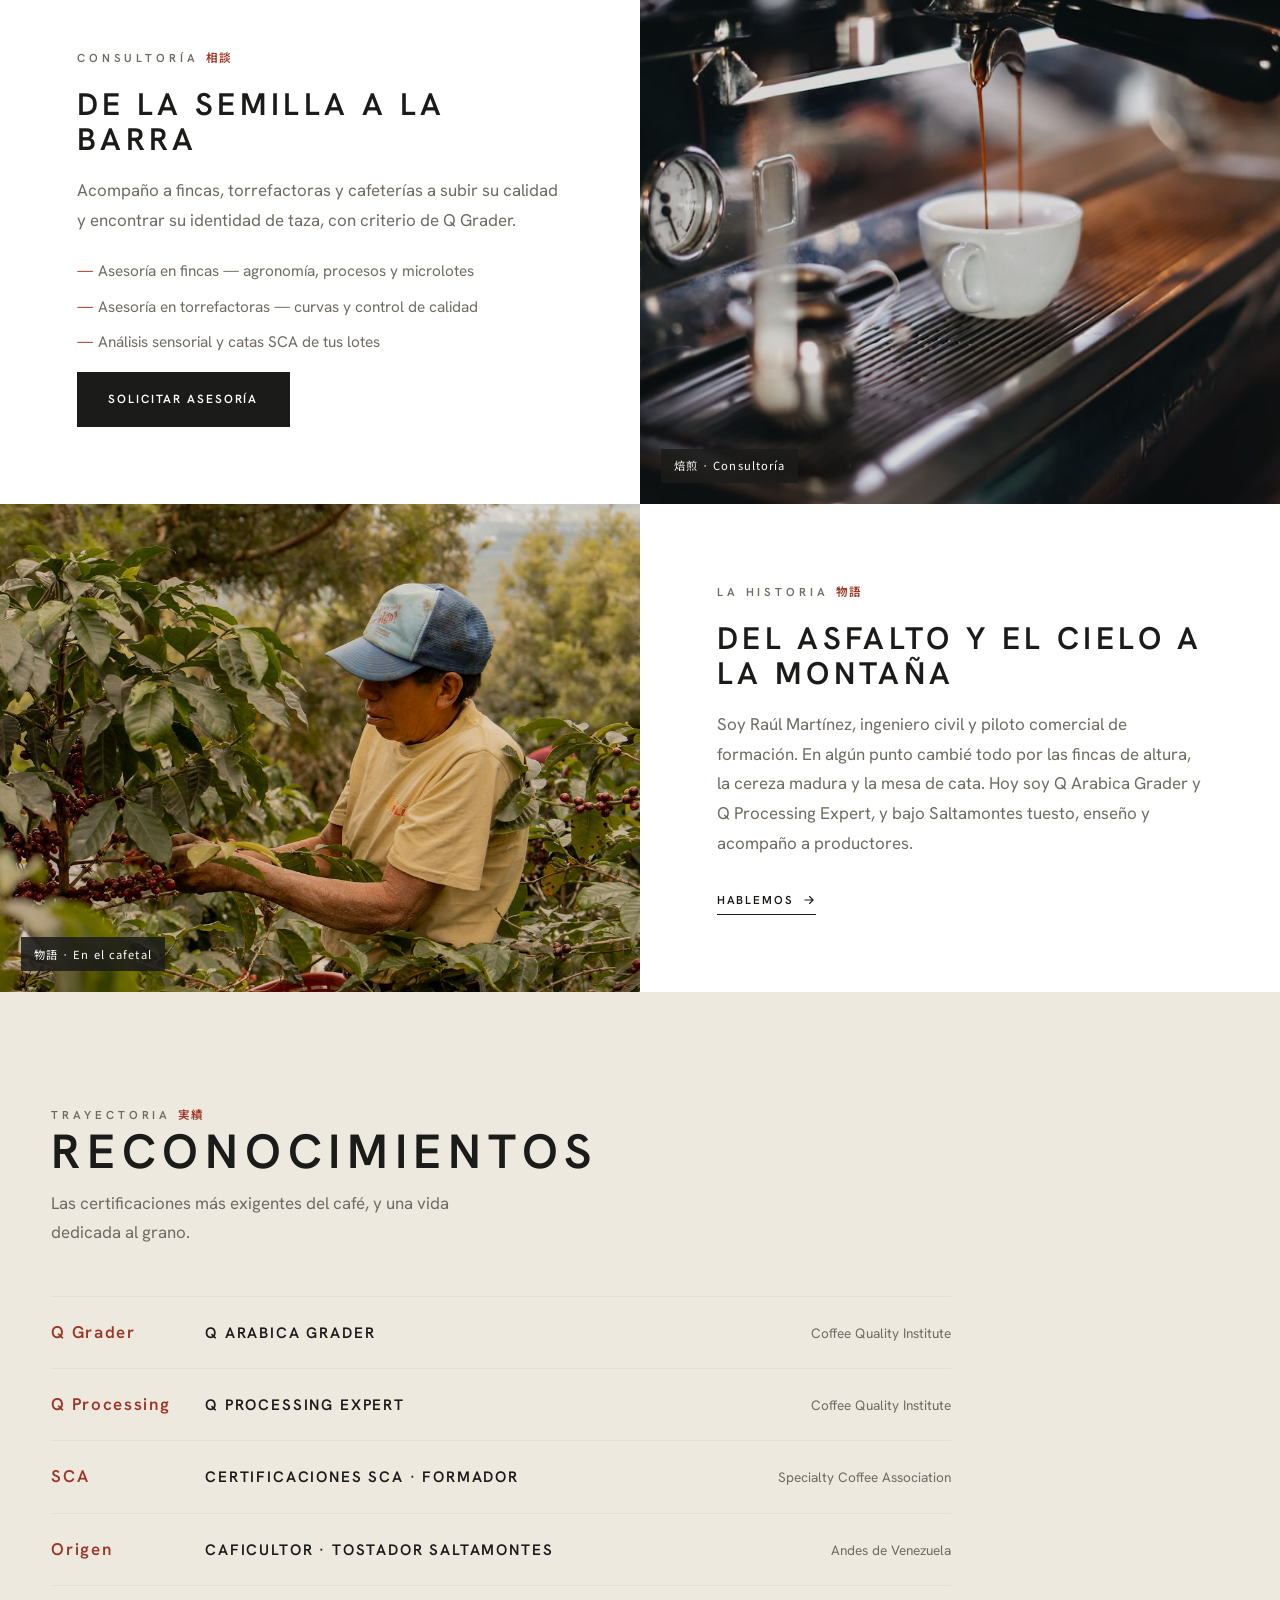
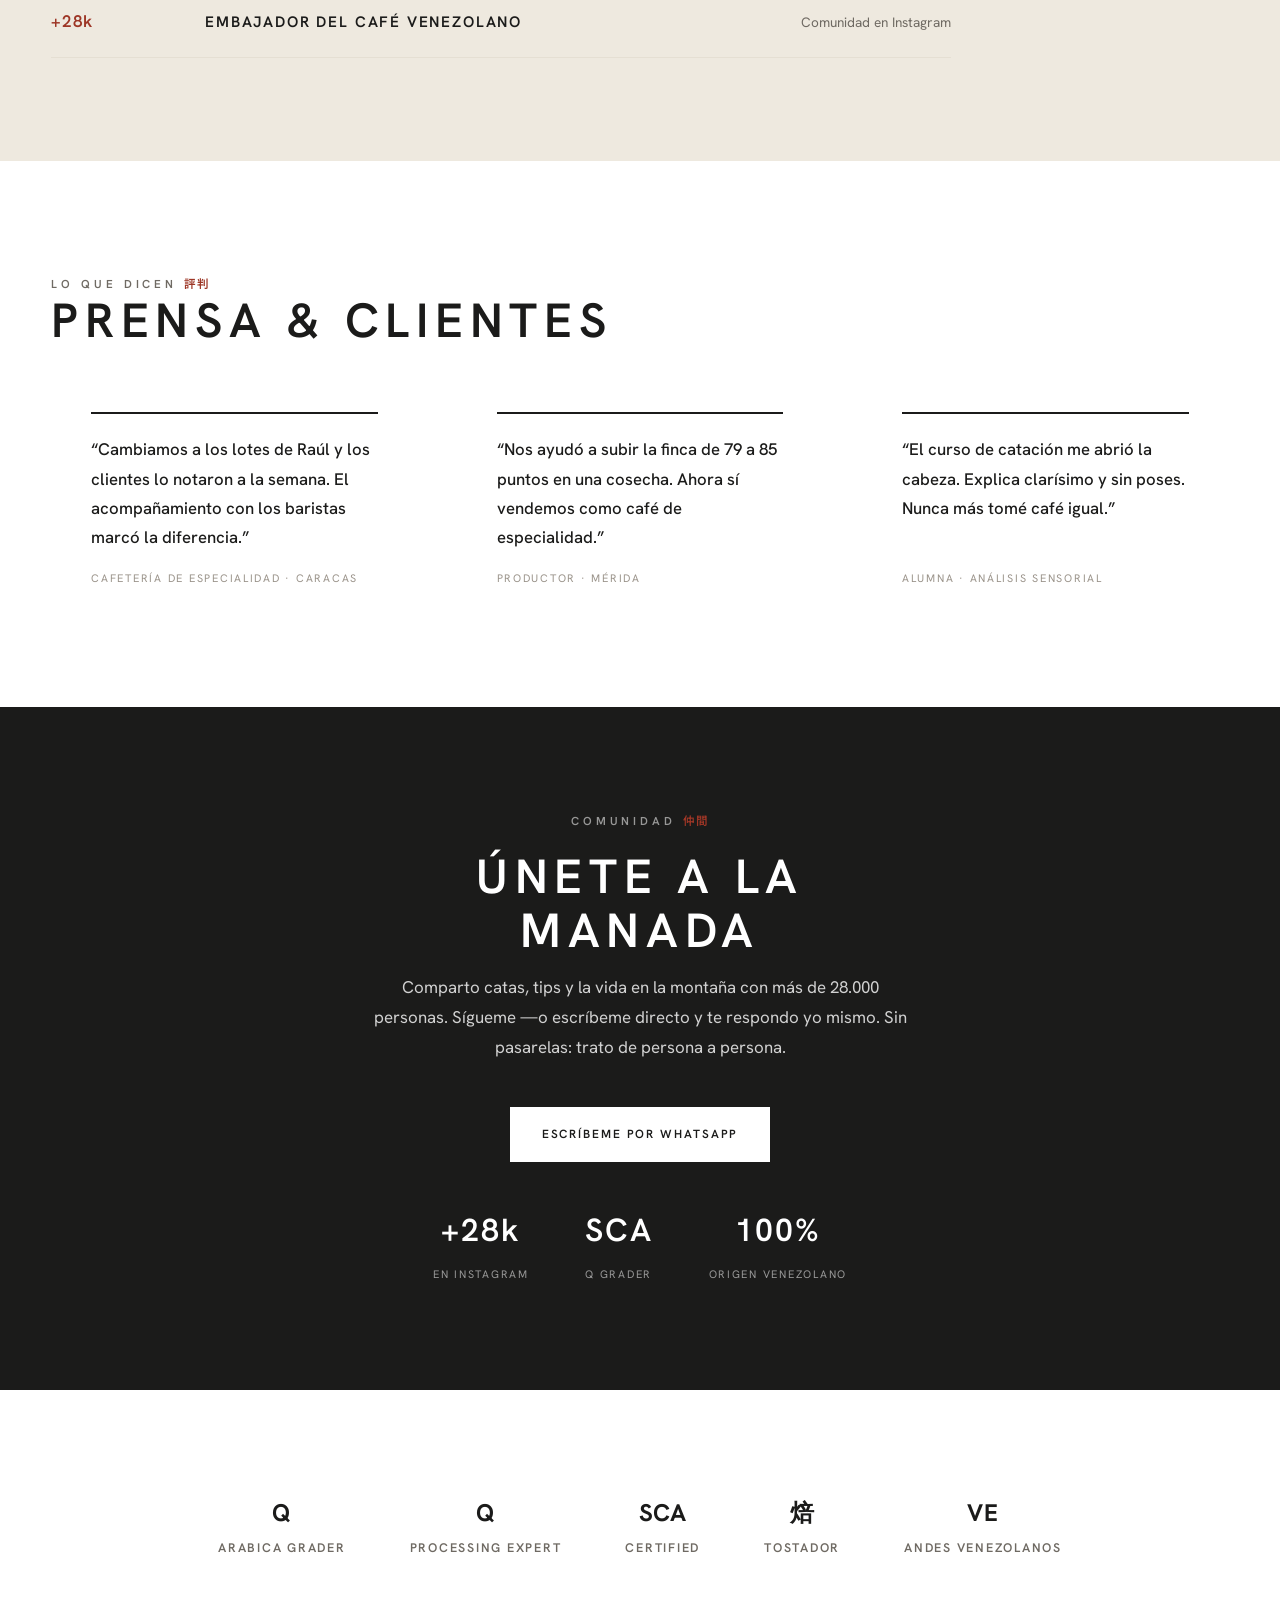
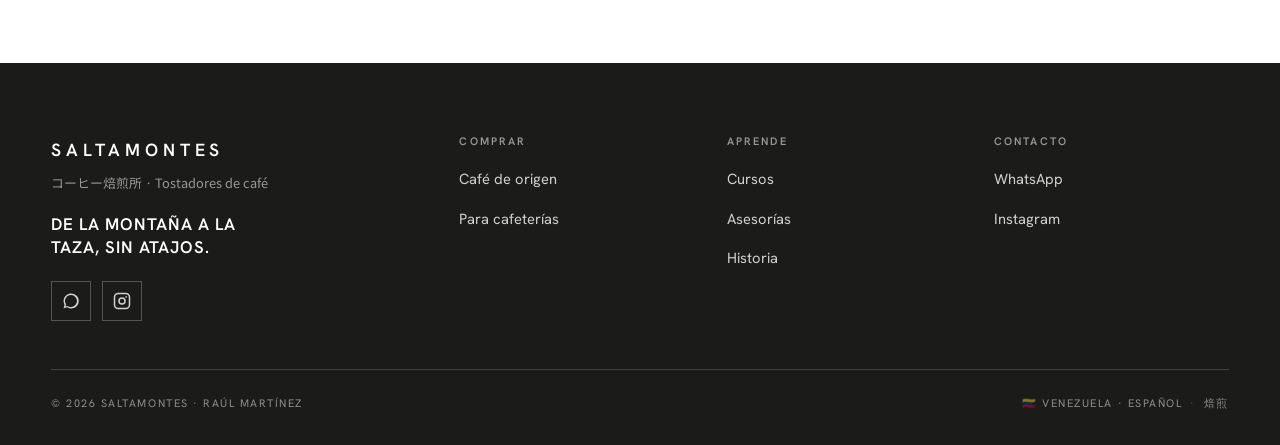
<file: v4.html>
<!DOCTYPE html>
<html lang="es">
<head>
<meta charset="UTF-8" />
<meta name="viewport" content="width=device-width, initial-scale=1" />
<title>Saltamontes — Tostadores de café de especialidad</title>
<meta name="description" content="Saltamontes. Café de especialidad de origen, tostado por un Q Arabica Grader. Cursos, asesorías y café para cafeterías. Pedidos por WhatsApp." />
<meta name="theme-color" content="#ffffff" />
<meta property="og:title" content="Saltamontes — Tostadores de café de especialidad" />
<meta property="og:description" content="Café de origen, cursos y asesorías. De la montaña a la taza." />
<meta property="og:image" content="images/saltamontes-logo.png" />

<link rel="preconnect" href="https://fonts.googleapis.com" />
<link rel="preconnect" href="https://fonts.gstatic.com" crossorigin />
<link href="https://fonts.googleapis.com/css2?family=Hanken+Grotesk:wght@400;500;600;700&family=Noto+Sans+JP:wght@400;500;700&display=swap" rel="stylesheet" />
<link rel="stylesheet" href="assets/v4.css" />
<link rel="icon" href="images/saltamontes-mark.png" />
</head>
<body class="v4">

<!-- TOPBAR -->
<div class="topbar" id="top">
  <div class="wrap topbar__row">Tostadores de café de especialidad <span class="dot">·</span> <span class="jp">コーヒー焙煎所</span> <span class="dot hide-sm">·</span> <span class="hide-sm">Envíos a coordinar por WhatsApp</span></div>
</div>

<!-- HEADER -->
<header class="hdr site-header">
  <div class="wrap hdr__row">
    <a class="brand" href="#top" aria-label="Saltamontes, inicio">
      <img src="images/saltamontes-mark.png" alt="" />
      <b>Saltamontes</b>
    </a>
    <nav aria-label="Principal">
      <ul class="nav nav__links">
        <li class="has-mega"><a href="#cafe">Café</a>
          <div class="mega">
            <span class="mega__hd">Cafés de origen コーヒー</span>
            <a class="js-wa" data-wa="Hola Raúl, me interesa el café Táchira (lavado).">Táchira · Lavado</a>
            <a class="js-wa" data-wa="Hola Raúl, me interesa el café Mérida (honey).">Mérida · Honey</a>
            <a class="js-wa" data-wa="Hola Raúl, quiero el Microlote Reserva (natural).">Microlote Reserva · Natural</a>
            <a class="js-wa" data-wa="Hola Raúl, quiero la Mezcla de casa.">Mezcla de casa</a>
          </div>
        </li>
        <li class="has-mega"><a href="#aprende">Aprende</a>
          <div class="mega">
            <span class="mega__hd">Cursos 学ぶ</span>
            <a href="#aprende">Introducción al café</a>
            <a href="#aprende">Catación y análisis sensorial</a>
            <a href="#aprende">Filtrado y barismo</a>
            <a href="#aprende">Procesos y fermentaciones</a>
          </div>
        </li>
        <li><a href="#mayorista">Mayorista</a></li>
        <li><a href="#asesorias">Asesorías</a></li>
        <li><a href="#historia">Historia</a></li>
      </ul>
    </nav>
    <div class="hdr__act">
      <a class="btn btn--sm js-wa" data-wa="Hola Raúl, vi la web de Saltamontes y quiero información.">WhatsApp</a>
      <button class="menu-btn" id="navToggle" aria-label="Abrir menú" aria-expanded="false"><svg viewBox="0 0 24 24" fill="none" stroke="currentColor" stroke-width="1.6" stroke-linecap="round"><path d="M4 7h16M4 12h16M4 17h16"/></svg></button>
    </div>
  </div>
</header>

<div class="mnav" id="mobileMenu" role="dialog" aria-label="Menú">
  <div class="mnav__top"><b style="letter-spacing:.2em;text-transform:uppercase;">Menú</b>
    <button class="menu-btn" id="navClose" aria-label="Cerrar" style="display:grid"><svg viewBox="0 0 24 24" fill="none" stroke="currentColor" stroke-width="1.6" stroke-linecap="round"><path d="M6 6l12 12M18 6L6 18"/></svg></button>
  </div>
  <a href="#cafe">Café</a><a href="#aprende">Aprende</a><a href="#mayorista">Mayorista</a><a href="#asesorias">Asesorías</a><a href="#historia">Historia</a>
</div>

<a class="wa js-wa" data-wa="Hola Raúl 👋 Vi la web de Saltamontes y quiero conversar." aria-label="WhatsApp">
  <svg viewBox="0 0 24 24" fill="currentColor" aria-hidden="true"><path d="M12 2a10 10 0 0 0-8.6 15l-1.3 4.7 4.8-1.3A10 10 0 1 0 12 2zm0 2a8 8 0 1 1-4.1 14.9l-.4-.2-2.8.7.8-2.7-.2-.4A8 8 0 0 1 12 4z"/></svg><span>Escríbeme</span>
</a>

<main>

<!-- HERO — video en carrusel con logo + textos encima -->
<section class="vhero" style="background-image:url('images/editorial.jpg')" aria-label="Cafetales de los Andes venezolanos">
  <div class="vhero__media">
    <video class="active" autoplay muted loop playsinline preload="auto" poster="images/editorial.jpg"><source src="videos/cafetal-1.mp4" type="video/mp4" /></video>
    <video autoplay muted loop playsinline preload="auto"><source src="videos/cafetal-3.mp4" type="video/mp4" /></video>
  </div>
  <div class="vhero__scrim"></div>
  <div class="vhero__inner">
    <img class="vhero__logo" src="images/saltamontes-logo-light.png" alt="Saltamontes — Tostadores de café" />
    <p class="ey">Tostadores de café · <span class="jp">コーヒー焙煎所</span></p>
    <h1>De la montaña a tu taza</h1>
    <p>Café de especialidad de los Andes venezolanos. Origen trazable, cosecha a mano y tostado por un Q&nbsp;Arabica&nbsp;Grader.</p>
    <div class="vhero__cta">
      <a class="btn btn--light js-wa" data-wa="Hola Raúl, quiero comprar café de Saltamontes. ¿Qué lotes hay disponibles?">Comprar café</a>
      <a class="btn btn--out" href="#cafe">Ver los cafés</a>
    </div>
  </div>
  <div class="vhero__dots" role="tablist" aria-label="Cambiar video">
    <button class="active" aria-label="Video 1"></button>
    <button aria-label="Video 2"></button>
  </div>
  <a class="vhero__scroll" href="#cafe" aria-label="Desplázate para ver más">Descubre
    <svg viewBox="0 0 24 24" fill="none" stroke="currentColor" stroke-width="2" stroke-linecap="round" stroke-linejoin="round"><path d="M12 5v14M6 13l6 6 6-6"/></svg>
  </a>
</section>

<!-- DESTACADO DEL MES -->
<section class="block block--rev reveal">
  <div class="block__media"><img src="images/g-taza.jpg" alt="Microlote Reserva" loading="lazy" /><span class="tag">今月の一杯 · Destacado</span></div>
  <div class="block__body">
    <p class="ey">Destacado del mes <span class="jp">今月の一杯</span></p>
    <h2>Microlote Reserva</h2>
    <p style="text-transform:none;letter-spacing:0;font-weight:600;color:var(--accent);font-size:1.15rem;">Fresa · Vino tinto · Chocolate oscuro · Sedoso</p>
    <p>Un natural de fermentación controlada, cosechado grano a grano a 1.700 msnm en los Andes venezolanos. Dulce, vinoso y largo. Edición limitada, tostado por un Q&nbsp;Arabica&nbsp;Grader.</p>
    <a class="btn js-wa" data-wa="Hola Raúl, quiero el Microlote Reserva destacado. ¿Disponibilidad y precio?">Pedir este café</a>
  </div>
</section>

<!-- CAFÉ — rail -->
<section class="sec" id="cafe">
  <div class="wrap">
    <div class="sechead reveal">
      <div><p class="ey">El café <span class="jp">コーヒー</span></p><h2>Cafés de origen</h2><p>Lotes pequeños de fincas de altura, evaluados con protocolo SCA.</p></div>
      <div class="rail-nav" aria-hidden="true">
        <button class="rail-btn" data-rail="prev" aria-label="Anterior"><svg viewBox="0 0 24 24" fill="none" stroke="currentColor" stroke-width="2" stroke-linecap="round" stroke-linejoin="round"><path d="M15 18l-6-6 6-6"/></svg></button>
        <button class="rail-btn" data-rail="next" aria-label="Siguiente"><svg viewBox="0 0 24 24" fill="none" stroke="currentColor" stroke-width="2" stroke-linecap="round" stroke-linejoin="round"><path d="M9 6l6 6-6 6"/></svg></button>
      </div>
    </div>
    <div class="rail reveal" id="cafeRail">
      <a class="pcard js-wa" data-wa="Hola Raúl, me interesa el café Táchira (lavado). ¿Precio y disponibilidad?">
        <div class="pcard__img"><img src="images/cafe-1.jpg" alt="Táchira" loading="lazy" /></div>
        <span class="pcard__cat">Lavado · タチラ</span><h3>Táchira</h3>
        <p class="pcard__notes">Panela · Mandarina · Cacao</p>
        <div class="pcard__foot"><span>1.450 msnm · SCA 86</span><span>Pedir →</span></div>
      </a>
      <a class="pcard js-wa" data-wa="Hola Raúl, me interesa el café Mérida (honey). ¿Precio y disponibilidad?">
        <div class="pcard__img"><img src="images/cafe-2.jpg" alt="Mérida" loading="lazy" /></div>
        <span class="pcard__cat">Honey · メリダ</span><h3>Mérida</h3>
        <p class="pcard__notes">Durazno · Miel · Almendra</p>
        <div class="pcard__foot"><span>1.600 msnm · SCA 88</span><span>Pedir →</span></div>
      </a>
      <a class="pcard js-wa" data-wa="Hola Raúl, quiero el Microlote Reserva (natural). ¿Sigue disponible?">
        <div class="pcard__img"><img src="images/cafe-3.jpg" alt="Microlote Reserva" loading="lazy" /></div>
        <span class="pcard__cat">Natural · トルヒージョ</span><h3>Microlote Reserva</h3>
        <p class="pcard__notes">Fresa · Vino tinto · Chocolate oscuro</p>
        <div class="pcard__foot"><span>Edición limitada · SCA 89</span><span>Pedir →</span></div>
      </a>
      <a class="pcard js-wa" data-wa="Hola Raúl, quiero café para preparar en casa. ¿Qué me recomiendas?">
        <div class="pcard__img"><img src="images/hero.jpg" alt="Café de casa" loading="lazy" /></div>
        <span class="pcard__cat">Casa · 家</span><h3>Mezcla de casa</h3>
        <p class="pcard__notes">Chocolate · Nuez · Caramelo</p>
        <div class="pcard__foot"><span>Para todos los días</span><span>Pedir →</span></div>
      </a>
    </div>
  </div>
</section>

<!-- BLOQUE A — Origen (imagen izq) -->
<section class="block reveal">
  <div class="block__media"><img src="images/editorial.jpg" alt="Cafetal de altura" loading="lazy" /><span class="tag">山の畑 · Los Andes</span></div>
  <div class="block__body">
    <p class="ey">Origen <span class="jp">産地</span></p>
    <h2>No nos conformamos con un café correcto</h2>
    <p>Altura, sombra, cosecha selectiva y procesos hechos con paciencia. Como los tostadores japoneses que admiro: precisión, respeto por el grano y ni un atajo. Eso separa un buen café de uno que no se te olvida.</p>
    <a class="lnk" href="#historia">Nuestra historia <svg viewBox="0 0 24 24" fill="none" stroke="currentColor" stroke-width="2" stroke-linecap="round"><path d="M5 12h14M13 6l6 6-6 6"/></svg></a>
  </div>
</section>

<!-- BLOQUE VIDEO — cafetal a sangre -->
<section class="vblock" aria-label="Cafetal">
  <video autoplay muted loop playsinline preload="metadata" poster="images/editorial.jpg">
    <source src="videos/cafetal-3.mp4" type="video/mp4" />
  </video>
  <div class="vblock__inner reveal">
    <p class="ey">De la montaña <span class="jp">山から</span></p>
    <h2>Cosecha a mano, grano a grano</h2>
    <p>Cada cereza se recoge en su punto. Así empieza un café que vale la pena: en la falda de la montaña, con paciencia y buen ojo.</p>
    <a class="btn btn--light js-wa" data-wa="Hola Raúl, quiero conocer más del origen de tu café.">Conocer el origen</a>
  </div>
</section>

<!-- APRENDE — cursos -->
<section class="sec sec--cream" id="aprende">
  <div class="wrap">
    <div class="sechead reveal"><div><p class="ey">Aprende <span class="jp">学ぶ</span></p><h2>Cursos</h2><p>Con quien lo hace todos los días. Presencial o en línea, con base en los protocolos de la SCA.</p></div></div>
    <div class="rows reveal">
      <div class="row"><span class="row__n">01</span><div><h3>Introducción al café de especialidad</h3><p>Del origen a la taza: variedades, procesos, molienda y extracción.</p></div><div class="row__meta">Inicial · 4 h<br>Presencial / Online</div></div>
      <div class="row"><span class="row__n">02</span><div><h3>Catación y análisis sensorial</h3><p>Entrena tu paladar con la metodología que uso como Q Grader.</p></div><div class="row__meta">Intermedio · 8 h<br>Presencial</div></div>
      <div class="row"><span class="row__n">03</span><div><h3>Métodos de filtrado y barismo</h3><p>V60, prensa, aeropress y espresso. Recetas y técnica para servir parejo.</p></div><div class="row__meta">Práctico · 5 h<br>Presencial / Online</div></div>
      <div class="row"><span class="row__n">04</span><div><h3>Procesos y fermentaciones post-cosecha</h3><p>Para caficultores: cómo el proceso decide la calidad en la taza.</p></div><div class="row__meta">Avanzado · 10 h<br>En finca</div></div>
    </div>
    <div style="margin-top:2rem;"><a class="btn js-wa" data-wa="Hola Raúl, quiero reservar cupo en un curso de Saltamontes. ¿Próximas fechas?">Reservar cupo</a></div>
  </div>
</section>

<!-- BLOQUE C — Cafeterías (imagen izq) -->
<section class="block reveal" id="mayorista">
  <div class="block__media"><img src="images/g-molido.jpg" alt="Café en barra" loading="lazy" /></div>
  <div class="block__body">
    <p class="ey">Mayorista <span class="jp">卸売</span></p>
    <h2>Para cafeterías</h2>
    <p>No solo te vendo café: dejo tu barra funcionando. Grano por volumen, un tueste pensado para tu método y capacitación para tus baristas.</p>
    <ul class="blist"><li>Entregas fijas y precio de volumen</li><li>Perfil de tueste para espresso o filtrado</li><li>Recetas calibradas en tu barra</li><li>Fichas de cada café para tu carta</li></ul>
    <a class="btn js-wa" data-wa="Hola Raúl, tengo una cafetería y quiero el catálogo mayorista de Saltamontes.">Pedir catálogo</a>
  </div>
</section>

<!-- BLOQUE D — Asesorías (imagen der) -->
<section class="block block--rev reveal" id="asesorias">
  <div class="block__media"><img src="images/cafe-2.jpg" alt="Asesoría de tueste" loading="lazy" /><span class="tag">焙煎 · Consultoría</span></div>
  <div class="block__body">
    <p class="ey">Consultoría <span class="jp">相談</span></p>
    <h2>De la semilla a la barra</h2>
    <p>Acompaño a fincas, torrefactoras y cafeterías a subir su calidad y encontrar su identidad de taza, con criterio de Q Grader.</p>
    <ul class="blist"><li>Asesoría en fincas — agronomía, procesos y microlotes</li><li>Asesoría en torrefactoras — curvas y control de calidad</li><li>Análisis sensorial y catas SCA de tus lotes</li></ul>
    <a class="btn js-wa" data-wa="Hola Raúl, quiero una asesoría de Saltamontes (finca / torrefactora / catas).">Solicitar asesoría</a>
  </div>
</section>

<!-- HISTORIA -->
<section class="block reveal" id="historia">
  <div class="block__media"><img src="images/raul.jpg" alt="En el cafetal" loading="lazy" /><span class="tag">物語 · En el cafetal</span></div>
  <div class="block__body">
    <p class="ey">La historia <span class="jp">物語</span></p>
    <h2>Del asfalto y el cielo a la montaña</h2>
    <p style="text-transform:none;letter-spacing:0;font-weight:400;">Soy Raúl Martínez, ingeniero civil y piloto comercial de formación. En algún punto cambié todo por las fincas de altura, la cereza madura y la mesa de cata. Hoy soy Q Arabica Grader y Q Processing Expert, y bajo Saltamontes tuesto, enseño y acompaño a productores.</p>
    <a class="lnk js-wa" data-wa="Hola Raúl, quiero conocer más de Saltamontes.">Hablemos <svg viewBox="0 0 24 24" fill="none" stroke="currentColor" stroke-width="2" stroke-linecap="round"><path d="M5 12h14M13 6l6 6-6 6"/></svg></a>
  </div>
</section>

<!-- RECONOCIMIENTOS -->
<section class="sec sec--cream" id="reconocimientos">
  <div class="wrap">
    <div class="sechead reveal"><div><p class="ey">Trayectoria <span class="jp">実績</span></p><h2>Reconocimientos</h2><p>Las certificaciones más exigentes del café, y una vida dedicada al grano.</p></div></div>
    <div class="awards reveal">
      <div class="award"><span class="award__yr">Q Grader</span><span class="award__t">Q Arabica Grader</span><span class="award__by">Coffee Quality Institute</span></div>
      <div class="award"><span class="award__yr">Q Processing</span><span class="award__t">Q Processing Expert</span><span class="award__by">Coffee Quality Institute</span></div>
      <div class="award"><span class="award__yr">SCA</span><span class="award__t">Certificaciones SCA · Formador</span><span class="award__by">Specialty Coffee Association</span></div>
      <div class="award"><span class="award__yr">Origen</span><span class="award__t">Caficultor · Tostador Saltamontes</span><span class="award__by">Andes de Venezuela</span></div>
      <div class="award"><span class="award__yr">+28k</span><span class="award__t">Embajador del café venezolano</span><span class="award__by">Comunidad en Instagram</span></div>
    </div>
  </div>
</section>

<!-- PRENSA / TESTIMONIOS -->
<!-- REEMPLAZAR por testimonios reales (nombre + rol/ciudad). Placeholder por ahora. -->
<section class="sec">
  <div class="wrap">
    <div class="sechead reveal"><div><p class="ey">Lo que dicen <span class="jp">評判</span></p><h2>Prensa &amp; clientes</h2></div></div>
    <div class="quotes reveal">
      <figure class="quote"><p>“Cambiamos a los lotes de Raúl y los clientes lo notaron a la semana. El acompañamiento con los baristas marcó la diferencia.”</p><cite>Cafetería de especialidad · Caracas</cite></figure>
      <figure class="quote"><p>“Nos ayudó a subir la finca de 79 a 85 puntos en una cosecha. Ahora sí vendemos como café de especialidad.”</p><cite>Productor · Mérida</cite></figure>
      <figure class="quote"><p>“El curso de catación me abrió la cabeza. Explica clarísimo y sin poses. Nunca más tomé café igual.”</p><cite>Alumna · Análisis sensorial</cite></figure>
    </div>
  </div>
</section>

<!-- COMUNIDAD -->
<section class="sec sec--ink" id="comunidad">
  <div class="wrap signup reveal">
    <p class="ey">Comunidad <span class="jp">仲間</span></p>
    <h2>Únete a la manada</h2>
    <p>Comparto catas, tips y la vida en la montaña con más de 28.000 personas. Sígueme —o escríbeme directo y te respondo yo mismo. Sin pasarelas: trato de persona a persona.</p>
    <a class="btn btn--light js-wa" data-wa="Hola Raúl 👋 Vi la web de Saltamontes y quiero conversar sobre café.">Escríbeme por WhatsApp</a>
    <div class="signup__stats">
      <div><b>+28k</b><span>En Instagram</span></div>
      <div><b>SCA</b><span>Q Grader</span></div>
      <div><b>100%</b><span>Origen venezolano</span></div>
    </div>
  </div>
</section>

<!-- PRENSA / CREDENCIALES -->
<section class="sec">
  <div class="wrap press reveal">
    <div><b>Q</b> Arabica Grader</div>
    <div><b>Q</b> Processing Expert</div>
    <div><b>SCA</b> Certified</div>
    <div><b>焙</b> Tostador</div>
    <div><b>VE</b> Andes venezolanos</div>
  </div>
</section>

</main>

<!-- FOOTER -->
<footer class="foot">
  <div class="wrap">
    <div class="foot__grid">
      <div>
        <div class="foot__brand">Saltamontes</div>
        <div class="foot__jp">コーヒー焙煎所 · Tostadores de café</div>
        <p class="foot__tag">De la montaña a la taza, sin atajos.</p>
        <div class="foot__social">
          <a class="js-wa" data-wa="Hola Raúl 👋" aria-label="WhatsApp"><svg viewBox="0 0 24 24" fill="currentColor"><path d="M12 2a10 10 0 0 0-8.6 15l-1.3 4.7 4.8-1.3A10 10 0 1 0 12 2zm0 2a8 8 0 1 1-4.1 14.9l-.4-.2-2.8.7.8-2.7-.2-.4A8 8 0 0 1 12 4z"/></svg></a>
          <a href="https://www.instagram.com/raulmartinez28" target="_blank" rel="noopener" aria-label="Instagram"><svg viewBox="0 0 24 24" fill="none" stroke="currentColor" stroke-width="2"><rect x="2" y="2" width="20" height="20" rx="5"/><circle cx="12" cy="12" r="4"/><circle cx="17.5" cy="6.5" r="1.1" fill="currentColor" stroke="none"/></svg></a>
        </div>
      </div>
      <div><h4>Comprar</h4><ul><li><a class="js-wa" data-wa="Hola Raúl, quiero café de Saltamontes.">Café de origen</a></li><li><a class="js-wa" data-wa="Hola Raúl, quiero el catálogo mayorista.">Para cafeterías</a></li></ul></div>
      <div><h4>Aprende</h4><ul><li><a href="#aprende">Cursos</a></li><li><a href="#asesorias">Asesorías</a></li><li><a href="#historia">Historia</a></li></ul></div>
      <div><h4>Contacto</h4><ul><li><a class="js-wa" data-wa="Hola Raúl 👋">WhatsApp</a></li><li><a href="https://www.instagram.com/raulmartinez28" target="_blank" rel="noopener">Instagram</a></li></ul></div>
    </div>
    <div class="foot__bottom">
      <span>© <span id="year">2026</span> Saltamontes · Raúl Martínez</span>
      <span class="foot__region">🇻🇪 Venezuela · Español <span style="color:var(--accent)">·</span> 焙煎</span>
    </div>
  </div>
</footer>

<script src="assets/app.js"></script>
<script src="assets/v4.js"></script>
</body>
</html>
</file>
<file: assets/styles.css>
/* =========================================================================
   RAÚL MARTÍNEZ — CAFÉ DE ESPECIALIDAD
   Sistema de diseño. Editorial ilustrado con capa técnica de "laboratorio".
   ========================================================================= */

/* ---------- Tokens ---------- */
:root {
  /* Marca — claro (parchment de saco de café) */
  --bg:        #efe8da;
  --bg-2:      #e7dccb;
  --surface:   #f8f3ea;
  --surface-2: #f1e9db;
  --ink:       #2a211a;   /* espresso */
  --ink-soft:  #5c4f42;
  --ink-faint: #8a7a68;
  --line:      #d9ccb5;
  --line-soft: #e5d9c4;

  --accent:    #b23a20;   /* brasa / cereza / tueste */
  --accent-2:  #8f2c16;   /* accent para texto/enlaces */
  --honey:     #a9741f;   /* proceso honey */
  --leaf:      #556b2f;   /* agronomía / finca */
  --leaf-ink:  #445626;

  --on-accent: #fbf3ea;

  /* Tipografía */
  --serif: "Fraunces", Georgia, "Times New Roman", serif;
  --sans:  "Hanken Grotesk", system-ui, -apple-system, "Segoe UI", sans-serif;
  --mono:  "IBM Plex Mono", ui-monospace, "SFMono-Regular", Menlo, monospace;

  /* Escala */
  --step--1: clamp(0.80rem, 0.77rem + 0.15vw, 0.88rem);
  --step-0:  clamp(1.00rem, 0.96rem + 0.20vw, 1.13rem);
  --step-1:  clamp(1.20rem, 1.10rem + 0.50vw, 1.55rem);
  --step-2:  clamp(1.55rem, 1.35rem + 1.00vw, 2.25rem);
  --step-3:  clamp(2.00rem, 1.60rem + 2.00vw, 3.30rem);
  --step-4:  clamp(2.70rem, 1.90rem + 4.00vw, 5.60rem);

  --maxw: 1200px;
  --gutter: clamp(1.15rem, 4vw, 3rem);
  --radius: 4px;
  --radius-lg: 10px;
  --shadow: 0 1px 2px rgba(42,33,26,.06), 0 12px 30px -14px rgba(42,33,26,.22);
  --ease: cubic-bezier(.22,.61,.36,1);
}

@media (prefers-color-scheme: dark) {
  :root {
    --bg:        #1c1611;
    --bg-2:      #221a13;
    --surface:   #26201a;
    --surface-2: #2d251d;
    --ink:       #f1e8d9;
    --ink-soft:  #c3b39c;
    --ink-faint: #8f7f6b;
    --line:      #3a3129;
    --line-soft: #33291f;

    --accent:    #e07a54;
    --accent-2:  #eb8b66;
    --honey:     #d9a441;
    --leaf:      #9fb06a;
    --leaf-ink:  #b6c586;

    --on-accent: #221109;
    --shadow: 0 1px 2px rgba(0,0,0,.4), 0 18px 40px -18px rgba(0,0,0,.7);
  }
}

/* Overrides por toggle explícito (ganan sobre la media query) */
:root[data-theme="light"] {
  --bg:#efe8da; --bg-2:#e7dccb; --surface:#f8f3ea; --surface-2:#f1e9db;
  --ink:#2a211a; --ink-soft:#5c4f42; --ink-faint:#8a7a68; --line:#d9ccb5; --line-soft:#e5d9c4;
  --accent:#b23a20; --accent-2:#8f2c16; --honey:#a9741f; --leaf:#556b2f; --leaf-ink:#445626;
  --on-accent:#fbf3ea; --shadow:0 1px 2px rgba(42,33,26,.06), 0 12px 30px -14px rgba(42,33,26,.22);
}
:root[data-theme="dark"] {
  --bg:#1c1611; --bg-2:#221a13; --surface:#26201a; --surface-2:#2d251d;
  --ink:#f1e8d9; --ink-soft:#c3b39c; --ink-faint:#8f7f6b; --line:#3a3129; --line-soft:#33291f;
  --accent:#e07a54; --accent-2:#eb8b66; --honey:#d9a441; --leaf:#9fb06a; --leaf-ink:#b6c586;
  --on-accent:#221109; --shadow:0 1px 2px rgba(0,0,0,.4), 0 18px 40px -18px rgba(0,0,0,.7);
}

/* ---------- Reset / base ---------- */
*, *::before, *::after { box-sizing: border-box; }
html { -webkit-text-size-adjust: 100%; scroll-behavior: smooth; }
@media (prefers-reduced-motion: reduce) { html { scroll-behavior: auto; } }

body {
  margin: 0;
  background: var(--bg);
  color: var(--ink);
  font-family: var(--sans);
  font-size: var(--step-0);
  line-height: 1.65;
  -webkit-font-smoothing: antialiased;
  text-rendering: optimizeLegibility;
  overflow-x: hidden;
}

img, svg { max-width: 100%; display: block; }
a { color: var(--accent-2); text-decoration-thickness: 1px; text-underline-offset: 3px; }
h1, h2, h3, h4 { font-family: var(--serif); font-weight: 600; line-height: 1.05; margin: 0; text-wrap: balance; letter-spacing: -0.01em; }
p { margin: 0 0 1rem; max-width: 65ch; }

:focus-visible { outline: 2.5px solid var(--accent); outline-offset: 3px; border-radius: 2px; }

.container { width: 100%; max-width: var(--maxw); margin-inline: auto; padding-inline: var(--gutter); }

/* Franja/eyebrow mono técnico */
.eyebrow {
  font-family: var(--mono);
  font-size: var(--step--1);
  letter-spacing: .18em;
  text-transform: uppercase;
  color: var(--ink-faint);
  margin: 0 0 .9rem;
  display: flex; align-items: center; gap: .6rem;
}
.eyebrow::before {
  content: ""; width: 26px; height: 1px; background: var(--accent); flex: none;
}
.eyebrow--leaf::before { background: var(--leaf); }

/* ---------- Botones ---------- */
.btn {
  --_bg: var(--accent); --_fg: var(--on-accent);
  display: inline-flex; align-items: center; gap: .55rem;
  font-family: var(--sans); font-weight: 600; font-size: var(--step--1);
  letter-spacing: .01em;
  padding: .8rem 1.3rem; min-height: 44px;
  background: var(--_bg); color: var(--_fg);
  border: 1px solid transparent; border-radius: 100px;
  cursor: pointer; text-decoration: none;
  transition: transform .18s var(--ease), background .18s var(--ease), box-shadow .18s var(--ease);
  will-change: transform;
}
.btn:hover { transform: translateY(-2px); box-shadow: 0 10px 22px -12px rgba(178,58,32,.7); }
.btn:active { transform: translateY(0); }
.btn .ico { width: 18px; height: 18px; }
.btn--ghost {
  --_bg: transparent; --_fg: var(--ink);
  border-color: var(--line); backdrop-filter: none;
}
.btn--ghost:hover { border-color: var(--ink); box-shadow: none; background: var(--surface-2); }
.btn--leaf { --_bg: var(--leaf); --_fg: #fff; }
.btn--leaf:hover { box-shadow: 0 10px 22px -12px rgba(85,107,47,.7); }
.btn--sm { padding: .55rem 1rem; }
.btn--block { width: 100%; justify-content: center; }

.link-arrow {
  font-family: var(--sans); font-weight: 600; color: var(--accent-2);
  text-decoration: none; display: inline-flex; align-items: center; gap: .4rem;
}
.link-arrow svg { width: 16px; height: 16px; transition: transform .2s var(--ease); }
.link-arrow:hover svg { transform: translateX(4px); }

/* ---------- Header ---------- */
.site-header {
  position: sticky; top: 0; z-index: 100;
  background: color-mix(in srgb, var(--bg) 82%, transparent);
  backdrop-filter: saturate(1.4) blur(10px);
  border-bottom: 1px solid transparent;
  transition: border-color .3s, background .3s;
}
.site-header.is-stuck { border-bottom-color: var(--line); }
.nav { display: flex; align-items: center; justify-content: space-between; gap: 1rem; height: 68px; }
.brand { display: flex; align-items: center; gap: .6rem; text-decoration: none; color: var(--ink); }
.brand__mark { width: 34px; height: 34px; color: var(--accent); flex: none; }
.brand__name { font-family: var(--serif); font-weight: 600; font-size: 1.12rem; line-height: 1; letter-spacing: -.01em; }
.brand__tag { display: block; font-family: var(--mono); font-size: .58rem; letter-spacing: .16em; text-transform: uppercase; color: var(--ink-faint); margin-top: 3px; }

.nav__links { display: flex; align-items: center; gap: 1.6rem; list-style: none; margin: 0; padding: 0; }
.nav__links a { color: var(--ink-soft); text-decoration: none; font-size: .93rem; font-weight: 500; transition: color .15s; }
.nav__links a:hover { color: var(--ink); }
.nav__actions { display: flex; align-items: center; gap: .6rem; }

.icon-btn {
  width: 42px; height: 42px; display: grid; place-items: center;
  background: transparent; border: 1px solid var(--line); border-radius: 100px;
  color: var(--ink); cursor: pointer; transition: background .15s, border-color .15s;
}
.icon-btn:hover { background: var(--surface-2); }
.icon-btn svg { width: 19px; height: 19px; }
.theme-toggle .moon { display: none; }
:root[data-theme="dark"] .theme-toggle .sun { display: none; }
:root[data-theme="dark"] .theme-toggle .moon { display: block; }
@media (prefers-color-scheme: dark) {
  :root:not([data-theme="light"]) .theme-toggle .sun { display: none; }
  :root:not([data-theme="light"]) .theme-toggle .moon { display: block; }
}

.nav__toggle { display: none; }

/* Menú móvil */
.mobile-menu {
  position: fixed; inset: 0; z-index: 200;
  background: var(--bg); padding: var(--gutter);
  display: flex; flex-direction: column; gap: .2rem;
  transform: translateX(100%); transition: transform .35s var(--ease);
  visibility: hidden;
}
.mobile-menu.open { transform: translateX(0); visibility: visible; }
.mobile-menu__top { display: flex; justify-content: space-between; align-items: center; margin-bottom: 2rem; }
.mobile-menu a {
  font-family: var(--serif); font-size: 1.9rem; color: var(--ink); text-decoration: none;
  padding: .5rem 0; border-bottom: 1px solid var(--line-soft);
}
.mobile-menu a:last-of-type { border-bottom: none; }
.mobile-menu .btn { margin-top: 1.5rem; }

/* ---------- Secciones ---------- */
.section { padding-block: clamp(3.5rem, 8vw, 7rem); }
.section--tight { padding-block: clamp(2.5rem, 5vw, 4rem); }
.section-head { max-width: 62ch; margin-bottom: clamp(2rem, 4vw, 3.2rem); }
.section-head h2 { font-size: var(--step-3); margin-bottom: .9rem; }
.section-head p { color: var(--ink-soft); font-size: var(--step-1); }
.section--alt { background: var(--bg-2); }

/* ---------- Hero ---------- */
.hero { position: relative; padding-top: clamp(2rem, 5vw, 4rem); padding-bottom: clamp(3rem, 7vw, 6rem); overflow: hidden; }
.hero__grid {
  display: grid; grid-template-columns: 1.15fr .85fr; gap: clamp(1.5rem, 4vw, 3.5rem); align-items: center;
}
.hero h1 { font-size: var(--step-4); font-weight: 600; }
.hero h1 em { font-style: italic; color: var(--accent); font-variation-settings: "SOFT" 40; }
.hero__lead { font-size: var(--step-1); color: var(--ink-soft); margin-top: 1.4rem; max-width: 44ch; }
.hero__cta { display: flex; flex-wrap: wrap; gap: .8rem; margin-top: 2rem; }
.hero__art { position: relative; aspect-ratio: 1 / 1.08; }

/* Ilustración compuesta del hero (taza + montaña + cereza) */
.art-card {
  position: relative; height: 100%; border-radius: var(--radius-lg);
  background:
    radial-gradient(120% 90% at 70% 10%, color-mix(in srgb, var(--honey) 22%, var(--surface)) 0%, transparent 55%),
    linear-gradient(160deg, var(--surface) 0%, var(--surface-2) 100%);
  border: 1px solid var(--line); box-shadow: var(--shadow); overflow: hidden;
  display: grid; place-items: center;
}
.art-card::after {
  content: ""; position: absolute; inset: 0; pointer-events: none;
  background-image: radial-gradient(rgba(42,33,26,.05) 1px, transparent 1px);
  background-size: 5px 5px; opacity: .5; mix-blend-mode: multiply;
}
.art-card svg { width: 82%; height: auto; color: var(--ink); }
.art-badge {
  position: absolute; font-family: var(--mono); font-size: .66rem; letter-spacing: .12em;
  text-transform: uppercase; background: var(--ink); color: var(--bg);
  padding: .4rem .7rem; border-radius: 100px; z-index: 2;
}
.art-badge--tl { top: 1rem; left: 1rem; }
.art-badge--br { bottom: 1rem; right: 1rem; background: var(--accent); color: var(--on-accent); }

/* ---------- Tira de credenciales ---------- */
.creds {
  border-block: 1px solid var(--line);
  background: var(--surface);
}
.creds__row {
  display: flex; flex-wrap: wrap; align-items: center; justify-content: center;
  gap: clamp(1rem, 4vw, 3rem); padding-block: 1.4rem;
}
.cred {
  display: flex; align-items: center; gap: .55rem;
  font-family: var(--mono); font-size: var(--step--1); letter-spacing: .06em;
  text-transform: uppercase; color: var(--ink-soft); white-space: nowrap;
}
.cred svg { width: 20px; height: 20px; color: var(--accent); flex: none; }

/* ---------- Grillas de tarjetas ---------- */
.grid { display: grid; gap: clamp(1rem, 2.5vw, 1.6rem); }
.grid--3 { grid-template-columns: repeat(3, 1fr); }
.grid--2 { grid-template-columns: repeat(2, 1fr); }
.grid--4 { grid-template-columns: repeat(4, 1fr); }

.card {
  background: var(--surface); border: 1px solid var(--line); border-radius: var(--radius-lg);
  padding: 1.5rem; display: flex; flex-direction: column; gap: .9rem;
  transition: transform .25s var(--ease), box-shadow .25s var(--ease), border-color .25s;
}
.card:hover { transform: translateY(-4px); box-shadow: var(--shadow); border-color: var(--line); }

/* Tarjeta de café (producto) */
.coffee { padding: 0; overflow: hidden; }
.coffee__top {
  aspect-ratio: 4 / 3; display: grid; place-items: center; position: relative;
  border-bottom: 1px solid var(--line);
  background: linear-gradient(155deg, var(--surface-2), var(--bg-2));
}
.coffee__bag { width: 44%; color: var(--ink); }
.coffee__proc {
  position: absolute; top: .8rem; left: .8rem;
  font-family: var(--mono); font-size: .62rem; letter-spacing: .1em; text-transform: uppercase;
  padding: .3rem .6rem; border-radius: 100px; background: var(--ink); color: var(--bg);
}
.coffee__proc[data-p="honey"] { background: var(--honey); color: #241a06; }
.coffee__proc[data-p="natural"] { background: var(--accent); color: var(--on-accent); }
.coffee__proc[data-p="lavado"] { background: var(--leaf); color: #fff; }
.coffee__body { padding: 1.3rem 1.4rem 1.5rem; display: flex; flex-direction: column; gap: .85rem; flex: 1; }
.coffee__name { font-family: var(--serif); font-size: 1.35rem; }
.coffee__notes { font-family: var(--mono); font-size: .82rem; color: var(--accent-2); line-height: 1.5; letter-spacing: .01em; }
.coffee__spec { display: flex; flex-wrap: wrap; gap: .35rem .9rem; font-family: var(--mono); font-size: .72rem; color: var(--ink-faint); text-transform: uppercase; letter-spacing: .06em; }
.coffee__spec span { display: inline-flex; align-items: center; gap: .3rem; }
.coffee__foot { margin-top: auto; display: flex; align-items: center; justify-content: space-between; gap: .8rem; padding-top: .4rem; }
.coffee__price { font-family: var(--mono); font-weight: 600; font-size: 1rem; color: var(--ink); font-variant-numeric: tabular-nums; }
.coffee__price small { color: var(--ink-faint); font-weight: 400; }

/* Tarjeta de curso */
.course__level { font-family: var(--mono); font-size: .68rem; letter-spacing: .12em; text-transform: uppercase; color: var(--honey); }
.course h3 { font-size: 1.4rem; }
.course__meta { display: flex; flex-wrap: wrap; gap: .4rem .8rem; font-size: .84rem; color: var(--ink-soft); }
.course__meta span { display: inline-flex; gap: .35rem; align-items: center; }
.course__meta svg { width: 15px; height: 15px; color: var(--ink-faint); }

/* Tarjeta de servicio/asesoría */
.service { position: relative; overflow: hidden; }
.service__ico { width: 46px; height: 46px; color: var(--accent); }
.service--leaf .service__ico { color: var(--leaf); }
.service h3 { font-size: 1.45rem; }
.service ul { margin: 0; padding: 0; list-style: none; display: flex; flex-direction: column; gap: .5rem; }
.service li { position: relative; padding-left: 1.4rem; font-size: .93rem; color: var(--ink-soft); }
.service li::before { content: ""; position: absolute; left: 0; top: .62em; width: 7px; height: 7px; border-radius: 50%; background: var(--accent); }
.service--leaf li::before { background: var(--leaf); }

/* B2B split */
.split { display: grid; grid-template-columns: 1.05fr .95fr; gap: clamp(1.5rem, 4vw, 3.5rem); align-items: center; }
.split__panel {
  background: var(--ink); color: var(--bg); border-radius: var(--radius-lg);
  padding: clamp(1.6rem, 4vw, 2.8rem); position: relative; overflow: hidden;
}
.split__panel .eyebrow { color: color-mix(in srgb, var(--bg) 60%, transparent); }
.split__panel .eyebrow::before { background: var(--accent); }
.split__panel h2 { color: var(--bg); font-size: var(--step-2); margin-bottom: 1rem; }
.split__panel p { color: color-mix(in srgb, var(--bg) 78%, transparent); }
.split__list { list-style: none; margin: 1.4rem 0 1.8rem; padding: 0; display: grid; gap: .8rem; }
.split__list li { display: flex; gap: .7rem; align-items: flex-start; font-size: .95rem; color: var(--ink-soft); }
.split__panel .split__list li { color: color-mix(in srgb, var(--bg) 85%, transparent); }
.split__list svg { width: 20px; height: 20px; color: var(--accent); flex: none; margin-top: 2px; }
.stat-grid { display: grid; grid-template-columns: repeat(3, 1fr); gap: 1rem; }
.stat { border: 1px solid var(--line); border-radius: var(--radius-lg); padding: 1.3rem; background: var(--surface); }
.stat__n { font-family: var(--serif); font-size: clamp(2rem, 5vw, 3rem); color: var(--accent); line-height: 1; font-variant-numeric: tabular-nums; }
.stat__l { font-size: .86rem; color: var(--ink-soft); margin-top: .5rem; }

/* Proceso (cómo trabajamos) */
.steps { display: grid; grid-template-columns: repeat(4, 1fr); gap: clamp(1rem, 2.5vw, 1.6rem); counter-reset: step; }
.step { position: relative; padding-top: 2.6rem; }
.step__n { position: absolute; top: 0; left: 0; font-family: var(--mono); font-size: .8rem; color: var(--accent); letter-spacing: .1em; }
.step::after { content: ""; position: absolute; top: .55em; left: 2.4rem; right: 0; height: 1px; background: var(--line); }
.step:last-child::after { display: none; }
.step h3 { font-size: 1.25rem; margin-bottom: .5rem; }
.step p { font-size: .9rem; color: var(--ink-soft); margin: 0; }

/* Historia */
.story { display: grid; grid-template-columns: .9fr 1.1fr; gap: clamp(1.5rem, 5vw, 4rem); align-items: center; }
.story__art { aspect-ratio: 3 / 4; border-radius: var(--radius-lg); border: 1px solid var(--line); box-shadow: var(--shadow);
  background: linear-gradient(160deg, var(--surface), var(--surface-2)); display: grid; place-items: center; overflow: hidden; position: relative; }
.story__art svg { width: 70%; color: var(--ink); }
.story__art .art-badge { bottom: 1rem; left: 1rem; top: auto; right: auto; }
.story blockquote { margin: 0 0 1.5rem; font-family: var(--serif); font-size: var(--step-2); font-style: italic; line-height: 1.25; color: var(--ink); }
.story p { color: var(--ink-soft); }
.story__tags { display: flex; flex-wrap: wrap; gap: .5rem; margin-top: 1.5rem; }
.tag { font-family: var(--mono); font-size: .72rem; letter-spacing: .06em; text-transform: uppercase; padding: .35rem .7rem; border: 1px solid var(--line); border-radius: 100px; color: var(--ink-soft); }

/* CTA band */
.cta-band { background: var(--accent); color: var(--on-accent); border-radius: var(--radius-lg); padding: clamp(2rem, 6vw, 4rem); text-align: center; position: relative; overflow: hidden; }
.cta-band h2 { color: var(--on-accent); font-size: var(--step-3); margin-bottom: 1rem; }
.cta-band p { color: color-mix(in srgb, var(--on-accent) 88%, transparent); margin-inline: auto; margin-bottom: 2rem; font-size: var(--step-1); }
.cta-band .btn { --_bg: var(--ink); --_fg: var(--bg); }
.cta-band .btn:hover { box-shadow: 0 12px 26px -12px rgba(0,0,0,.5); }
.cta-band__deco { position: absolute; inset: 0; opacity: .12; pointer-events: none; color: var(--on-accent); }

/* ---------- Footer ---------- */
.site-footer { background: var(--ink); color: color-mix(in srgb, var(--bg) 82%, transparent); padding-block: clamp(2.5rem, 5vw, 4rem) 2rem; }
.footer-grid { display: grid; grid-template-columns: 1.6fr 1fr 1fr 1fr; gap: 2rem; margin-bottom: 3rem; }
.site-footer .brand__name, .site-footer h4 { color: var(--bg); }
.site-footer h4 { font-family: var(--sans); font-weight: 600; font-size: .8rem; letter-spacing: .12em; text-transform: uppercase; margin-bottom: 1rem; color: color-mix(in srgb, var(--bg) 65%, transparent); }
.footer-links { list-style: none; padding: 0; margin: 0; display: grid; gap: .6rem; }
.footer-links a { color: color-mix(in srgb, var(--bg) 80%, transparent); text-decoration: none; font-size: .92rem; }
.footer-links a:hover { color: var(--bg); }
.site-footer .brand__mark { color: var(--accent); }
.footer-about { max-width: 34ch; font-size: .92rem; margin-top: 1rem; color: color-mix(in srgb, var(--bg) 70%, transparent); }
.footer-bottom { border-top: 1px solid color-mix(in srgb, var(--bg) 18%, transparent); padding-top: 1.5rem; display: flex; flex-wrap: wrap; gap: 1rem; justify-content: space-between; align-items: center; font-size: .82rem; color: color-mix(in srgb, var(--bg) 55%, transparent); font-family: var(--mono); }

/* ---------- Slots de imagen (foto real con respaldo ilustrado) ---------- */
.media { position: absolute; inset: 0; width: 100%; height: 100%; object-fit: cover; z-index: 1; opacity: 0; transition: opacity .5s var(--ease); background: transparent; border: 0; }
.media.loaded { opacity: 1; }
.art-card .art-badge, .story__art .art-badge, .coffee__proc { z-index: 3; }
.scrim { position: absolute; inset: 0; z-index: 2; pointer-events: none; opacity: 0; transition: opacity .5s; }
.media.loaded ~ .scrim { opacity: 1; background: linear-gradient(180deg, transparent 40%, rgba(20,14,10,.35) 100%); }

/* ---------- Barra de anuncio ---------- */
.topbar { background: var(--ink); color: color-mix(in srgb, var(--bg) 82%, transparent); font-family: var(--mono); }
.topbar__row { display: flex; align-items: center; justify-content: center; gap: 1.4rem; padding: .5rem 0; font-size: .68rem; letter-spacing: .12em; text-transform: uppercase; text-align: center; }
.topbar__row span { display: inline-flex; align-items: center; gap: 1.4rem; }
.topbar__row b { color: var(--bg); font-weight: 500; }
.topbar__dot { width: 4px; height: 4px; border-radius: 50%; background: var(--accent); flex: none; }
@media (max-width: 640px) { .topbar__row .hide-sm { display: none; } }

/* ---------- Banda editorial a sangre ---------- */
.editorial { position: relative; min-height: min(58vh, 540px); display: grid; place-items: center; overflow: hidden; background: linear-gradient(150deg, var(--ink), #120c08); isolation: isolate; }
.editorial .media { opacity: .55; }
.editorial .media.loaded { opacity: .55; }
.editorial::after { content: ""; position: absolute; inset: 0; z-index: 2; background: linear-gradient(180deg, rgba(15,10,7,.55), rgba(15,10,7,.35)); }
.editorial__inner { position: relative; z-index: 4; text-align: center; padding: clamp(3rem, 8vw, 6rem) var(--gutter); max-width: 900px; }
.editorial .eyebrow { justify-content: center; color: color-mix(in srgb, #fff 55%, transparent); }
.editorial h2 { color: #fdf6ec; font-size: var(--step-3); font-style: italic; }
.editorial p { color: color-mix(in srgb, #fff 82%, transparent); margin: 1.2rem auto 0; font-size: var(--step-1); }
.editorial .attrib { font-family: var(--mono); font-size: .72rem; letter-spacing: .14em; text-transform: uppercase; color: color-mix(in srgb, #fff 55%, transparent); margin-top: 1.6rem; }

/* ========================================================================
   HERO DE VIDEO (home2) — carrusel a pantalla completa
   ======================================================================== */
.vhero {
  position: relative; width: 100%;
  height: min(94vh, 980px);
  margin-top: -101px; /* sube el video detrás del topbar + header */
  overflow: hidden; isolation: isolate;
  display: grid; place-items: center; text-align: center;
  background: #120c08 center/cover no-repeat;
  color: #fff;
}
/* topbar por encima del video */
.home2 .topbar { position: relative; z-index: 101; }
.vhero__media { position: absolute; inset: 0; z-index: 1; }
.vhero__media video {
  position: absolute; inset: 0; width: 100%; height: 100%; object-fit: cover;
  opacity: 0; transition: opacity 1.4s ease; transform: scale(1.06);
  animation: vhero-zoom 18s ease-out infinite alternate;
}
.vhero__media video.active { opacity: 1; }
@keyframes vhero-zoom { from { transform: scale(1.02); } to { transform: scale(1.12); } }
@media (prefers-reduced-motion: reduce) { .vhero__media video { animation: none; transform: none; } }

.vhero__scrim {
  position: absolute; inset: 0; z-index: 2; pointer-events: none;
  background:
    linear-gradient(180deg, rgba(18,12,8,.55) 0%, rgba(18,12,8,.15) 35%, rgba(18,12,8,.55) 80%, rgba(18,12,8,.85) 100%),
    radial-gradient(120% 80% at 50% 40%, transparent 40%, rgba(18,12,8,.4) 100%);
}
.vhero__inner { position: relative; z-index: 4; max-width: 900px; padding: 2rem clamp(1.15rem,5vw,3rem); }
.vhero .eyebrow { justify-content: center; color: color-mix(in srgb, #fff 65%, transparent); }
.vhero .eyebrow::before { background: var(--accent); }
.vhero h1 {
  font-family: var(--serif); font-weight: 600; color: #fdf7ee;
  font-size: clamp(2.6rem, 1.6rem + 4.5vw, 5.8rem); line-height: 1.02;
  text-shadow: 0 2px 30px rgba(0,0,0,.35);
}
.vhero h1 em { font-style: italic; color: #f0a884; }
.vhero__lead {
  font-size: var(--step-1); color: color-mix(in srgb, #fff 88%, transparent);
  max-width: 46ch; margin: 1.3rem auto 0; text-shadow: 0 1px 16px rgba(0,0,0,.4);
}
.vhero__cta { display: flex; flex-wrap: wrap; gap: .8rem; justify-content: center; margin-top: 2rem; }
.vhero__cta .btn--ghost { color: #fff; border-color: color-mix(in srgb, #fff 45%, transparent); }
.vhero__cta .btn--ghost:hover { border-color: #fff; background: color-mix(in srgb, #fff 12%, transparent); }

/* Puntos del carrusel */
.vhero__dots { position: absolute; z-index: 4; bottom: clamp(4.5rem, 8vh, 6rem); left: 0; right: 0; display: flex; gap: .55rem; justify-content: center; }
.vhero__dots button { width: 32px; height: 4px; border-radius: 100px; border: 0; cursor: pointer; padding: 0;
  background: color-mix(in srgb, #fff 40%, transparent); transition: background .3s, width .3s; }
.vhero__dots button.active { background: var(--accent); width: 46px; }

/* Indicador de scroll */
.vhero__scroll { position: absolute; z-index: 4; bottom: 1.6rem; left: 50%; transform: translateX(-50%);
  color: color-mix(in srgb, #fff 70%, transparent); font-family: var(--mono); font-size: .62rem; letter-spacing: .2em;
  text-transform: uppercase; display: flex; flex-direction: column; align-items: center; gap: .5rem; text-decoration: none; }
.vhero__scroll svg { width: 20px; height: 20px; animation: vhero-bounce 1.8s ease-in-out infinite; }
@keyframes vhero-bounce { 0%,100% { transform: translateY(0); } 50% { transform: translateY(6px); } }
@media (prefers-reduced-motion: reduce) { .vhero__scroll svg { animation: none; } }

/* Header transparente sobre el video (solo home2, arriba del todo) */
.home2 .site-header:not(.is-stuck) { background: transparent; backdrop-filter: none; }
.home2 .site-header:not(.is-stuck) .brand__name,
.home2 .site-header:not(.is-stuck) .nav__links a { color: #fff; }
.home2 .site-header:not(.is-stuck) .brand__tag { color: color-mix(in srgb, #fff 70%, transparent); }
.home2 .site-header:not(.is-stuck) .brand__mark { color: #f0a884; }
.home2 .site-header:not(.is-stuck) .icon-btn { border-color: color-mix(in srgb, #fff 40%, transparent); color: #fff; }
.home2 .site-header:not(.is-stuck) .nav__links a::after { background: #fff; }

/* ---------- Anclas con offset por header sticky ---------- */
section[id], div[id="top"] { scroll-margin-top: 96px; }

/* ---------- Nav activo (scroll-spy) ---------- */
.nav__links a { position: relative; }
.nav__links a::after { content: ""; position: absolute; left: 0; right: 100%; bottom: -6px; height: 2px; background: var(--accent); transition: right .25s var(--ease); }
.nav__links a:hover::after, .nav__links a.active::after { right: 0; }
.nav__links a.active { color: var(--ink); }

/* ---------- Botón flotante WhatsApp ---------- */
.wa-float {
  position: fixed; right: clamp(1rem, 3vw, 2rem); bottom: clamp(1rem, 3vw, 2rem); z-index: 90;
  display: inline-flex; align-items: center; gap: .6rem;
  background: #1f8a4c; color: #fff; padding: .8rem 1.2rem; border-radius: 100px;
  font-family: var(--sans); font-weight: 600; font-size: .92rem; text-decoration: none;
  box-shadow: 0 10px 30px -8px rgba(0,0,0,.4); transform: translateY(0);
  transition: transform .2s var(--ease), box-shadow .2s var(--ease);
}
.wa-float:hover { transform: translateY(-3px); box-shadow: 0 16px 34px -10px rgba(0,0,0,.5); color:#fff; }
.wa-float svg { width: 22px; height: 22px; }
.wa-float__txt { display: inline; }
@media (max-width: 560px) { .wa-float { padding: .85rem; } .wa-float__txt { display: none; } }

/* ---------- Volver arriba ---------- */
.to-top { position: fixed; left: clamp(1rem,3vw,2rem); bottom: clamp(1rem,3vw,2rem); z-index: 90;
  width: 46px; height: 46px; display: grid; place-items: center; border-radius: 100px;
  background: var(--ink); color: var(--bg); border: none; cursor: pointer;
  opacity: 0; visibility: hidden; transform: translateY(10px); transition: opacity .25s, transform .25s, visibility .25s; box-shadow: var(--shadow); }
.to-top.show { opacity: 1; visibility: visible; transform: translateY(0); }
.to-top svg { width: 20px; height: 20px; }

/* ---------- Galería "del grano a la taza" ---------- */
.gallery { display: grid; grid-template-columns: 1.4fr 1fr 1fr; grid-auto-rows: 1fr; gap: clamp(.6rem, 1.5vw, 1rem); }
.gallery figure { position: relative; margin: 0; border-radius: var(--radius-lg); overflow: hidden; aspect-ratio: 1; background: var(--surface-2); }
.gallery figure:first-child { grid-row: span 2; aspect-ratio: auto; }
.gallery img { width: 100%; height: 100%; object-fit: cover; transition: transform .6s var(--ease); }
.gallery figure:hover img { transform: scale(1.05); }
.gallery figcaption { position: absolute; left: 0; bottom: 0; padding: .7rem .9rem; font-family: var(--mono); font-size: .66rem; letter-spacing: .1em; text-transform: uppercase; color: #fff; background: linear-gradient(0deg, rgba(15,10,7,.75), transparent); width: 100%; }
@media (max-width: 640px) { .gallery { grid-template-columns: 1fr 1fr; } .gallery figure:first-child { grid-row: span 1; } }

/* ---------- Testimonios ---------- */
.quotes { display: grid; grid-template-columns: repeat(3, 1fr); gap: clamp(1rem, 2.5vw, 1.6rem); }
.quote { background: var(--surface); border: 1px solid var(--line); border-radius: var(--radius-lg); padding: 1.6rem; display: flex; flex-direction: column; gap: 1rem; }
.quote__mark { font-family: var(--serif); font-size: 2.6rem; line-height: .5; color: var(--accent); height: 1rem; }
.quote p { font-size: 1.02rem; color: var(--ink); margin: 0; font-style: italic; }
.quote__who { font-family: var(--mono); font-size: .72rem; letter-spacing: .06em; text-transform: uppercase; color: var(--ink-faint); margin-top: auto; }
@media (max-width: 800px) { .quotes { grid-template-columns: 1fr; } }

/* ---------- FAQ ---------- */
.faq { display: grid; gap: .6rem; max-width: 780px; }
.faq details { border: 1px solid var(--line); border-radius: var(--radius); background: var(--surface); overflow: hidden; }
.faq summary { list-style: none; cursor: pointer; padding: 1.1rem 1.3rem; font-family: var(--serif); font-size: 1.12rem; display: flex; justify-content: space-between; align-items: center; gap: 1rem; }
.faq summary::-webkit-details-marker { display: none; }
.faq summary::after { content: "+"; font-family: var(--sans); font-size: 1.5rem; color: var(--accent); transition: transform .2s; flex: none; }
.faq details[open] summary::after { transform: rotate(45deg); }
.faq details p { padding: 0 1.3rem 1.2rem; margin: 0; color: var(--ink-soft); font-size: .96rem; }

/* ---------- Comunidad / contacto ---------- */
.community { display: grid; grid-template-columns: 1fr 1fr; gap: clamp(1.5rem, 4vw, 3rem); align-items: center; }
.community__stats { display: flex; gap: 2rem; flex-wrap: wrap; margin-top: 1.5rem; }
.community__stat b { font-family: var(--serif); font-size: 2rem; color: var(--accent); display: block; line-height: 1; }
.community__stat span { font-size: .85rem; color: var(--ink-soft); }
.contact-card { background: var(--ink); color: var(--bg); border-radius: var(--radius-lg); padding: clamp(1.6rem, 4vw, 2.4rem); display: flex; flex-direction: column; gap: 1rem; }
.contact-card h3 { color: var(--bg); font-size: var(--step-2); }
.contact-card p { color: color-mix(in srgb, var(--bg) 78%, transparent); }
.contact-row { display: flex; align-items: center; gap: .8rem; color: color-mix(in srgb, var(--bg) 88%, transparent); text-decoration: none; padding: .7rem 0; border-top: 1px solid color-mix(in srgb, var(--bg) 16%, transparent); }
.contact-row:hover { color: var(--bg); }
.contact-row svg { width: 22px; height: 22px; color: var(--accent); flex: none; }
@media (max-width: 800px) { .community { grid-template-columns: 1fr; } }

/* Firma manuscrita */
.signature { font-family: "Fraunces", serif; font-style: italic; font-weight: 500; font-size: 1.8rem; color: var(--accent); margin-top: 1.2rem; transform: rotate(-3deg); display: inline-block; }

/* ---------- Reveal ---------- */
.reveal { opacity: 0; transform: translateY(22px); transition: opacity .7s var(--ease), transform .7s var(--ease); }
.reveal.in { opacity: 1; transform: none; }
@media (prefers-reduced-motion: reduce) { .reveal { opacity: 1; transform: none; transition: none; } }

/* ---------- Responsive ---------- */
@media (max-width: 960px) {
  .hero__grid { grid-template-columns: 1fr; }
  .hero__art { max-width: 440px; margin-inline: auto; width: 100%; }
  .grid--3, .grid--4 { grid-template-columns: repeat(2, 1fr); }
  .split, .story { grid-template-columns: 1fr; }
  .story__art { max-width: 380px; }
  .steps { grid-template-columns: repeat(2, 1fr); }
  .step::after { display: none; }
  .nav__links, .nav__actions .btn { display: none; }
  .nav__toggle { display: grid; }
}
@media (max-width: 560px) {
  .grid--3, .grid--4, .grid--2 { grid-template-columns: 1fr; }
  .steps { grid-template-columns: 1fr; }
  .stat-grid { grid-template-columns: 1fr 1fr; }
  .creds__row { justify-content: flex-start; }
}
</file>
<file: assets/home3.css>
/* =========================================================================
   SALTAMONTES — Home 3
   Estética editorial neutra (estilo Onyx) + identidad Saltamontes
   (japonés-minimalista). Crema / negro / rojo-sello. Sin naranja.
   Tema único claro (deliberado).
   ========================================================================= */

:root {
  --bg:        #f2eae1;   /* crema Saltamontes */
  --paper:     #fbf7f0;   /* superficies claras */
  --white:     #ffffff;
  --bg-2:      #ece2d5;
  --ink:       #201d19;   /* casi negro */
  --ink-soft:  #6a6157;
  --ink-faint: #9c9184;
  --line:      #ddd2c3;
  --line-soft: #e8dece;
  --stamp:     #9e3b2c;   /* rojo-sello (uso mínimo) */

  --disp: "Jost", "Century Gothic", system-ui, sans-serif;
  --body: "Hanken Grotesk", system-ui, -apple-system, sans-serif;
  --jp:   "Noto Sans JP", "Hanken Grotesk", sans-serif;

  --s-0: clamp(1rem, .96rem + .2vw, 1.08rem);
  --s-1: clamp(1.15rem, 1.05rem + .45vw, 1.4rem);
  --s-2: clamp(1.5rem, 1.25rem + 1.1vw, 2.2rem);
  --s-3: clamp(2rem, 1.5rem + 2.3vw, 3.4rem);
  --s-4: clamp(2.6rem, 1.8rem + 3.8vw, 5rem);

  --maxw: 1220px;
  --gutter: clamp(1.15rem, 4vw, 3.2rem);
  --ease: cubic-bezier(.22,.61,.36,1);
}

* , *::before, *::after { box-sizing: border-box; }
html { scroll-behavior: smooth; -webkit-text-size-adjust: 100%; }
@media (prefers-reduced-motion: reduce){ html{ scroll-behavior:auto; } }
body {
  margin: 0; background: var(--bg); color: var(--ink);
  font-family: var(--body); font-size: var(--s-0); line-height: 1.7;
  -webkit-font-smoothing: antialiased; text-rendering: optimizeLegibility; overflow-x: hidden;
}
img, svg, video { max-width: 100%; display: block; }
a { color: inherit; }
h1,h2,h3,h4 { font-family: var(--disp); font-weight: 400; line-height: 1.08; margin: 0; letter-spacing: -.01em; text-wrap: balance; }
p { margin: 0 0 1rem; max-width: 66ch; }
:focus-visible { outline: 2px solid var(--stamp); outline-offset: 3px; }
section[id] { scroll-margin-top: 110px; }

.wrap { width: 100%; max-width: var(--maxw); margin-inline: auto; padding-inline: var(--gutter); }

/* etiqueta pequeña con tracking (estilo Onyx) */
.kicker { font-family: var(--disp); font-weight: 500; font-size: .72rem; letter-spacing: .32em; text-transform: uppercase; color: var(--ink-soft); margin: 0 0 1.1rem; }
.kicker .jp { font-family: var(--jp); letter-spacing: .1em; color: var(--stamp); }

/* Botones */
.btn { display: inline-flex; align-items: center; gap: .55rem; font-family: var(--disp); font-weight: 500;
  letter-spacing: .12em; text-transform: uppercase; font-size: .78rem;
  padding: .95rem 1.7rem; min-height: 46px; border-radius: 0; border: 1px solid var(--ink);
  background: var(--ink); color: var(--bg); cursor: pointer; text-decoration: none;
  transition: background .25s var(--ease), color .25s var(--ease), transform .2s var(--ease); }
.btn:hover { background: transparent; color: var(--ink); }
.btn--out { background: transparent; color: var(--ink); }
.btn--out:hover { background: var(--ink); color: var(--bg); }
.btn--light { border-color: var(--bg); background: var(--bg); color: var(--ink); }
.btn--light:hover { background: transparent; color: var(--bg); }
.btn svg { width: 17px; height: 17px; }
.btn--sm { padding: .7rem 1.2rem; min-height: 40px; }

.arrow { font-family: var(--disp); font-weight: 500; letter-spacing: .12em; text-transform: uppercase; font-size: .76rem;
  text-decoration: none; color: var(--ink); display: inline-flex; align-items: center; gap: .5rem; border-bottom: 1px solid var(--ink); padding-bottom: 3px; }
.arrow svg { width: 15px; height: 15px; transition: transform .2s var(--ease); }
.arrow:hover svg { transform: translateX(4px); }

/* ---------- Topbar ---------- */
.topbar { background: var(--ink); color: color-mix(in srgb, var(--bg) 80%, transparent); }
.topbar__row { display: flex; justify-content: center; align-items: center; gap: 1rem; padding: .55rem 0;
  font-family: var(--disp); font-size: .68rem; letter-spacing: .28em; text-transform: uppercase; text-align: center; }
.topbar .jp { font-family: var(--jp); letter-spacing: .12em; color: color-mix(in srgb, var(--bg) 95%, transparent); }
.topbar .dot { color: var(--stamp); }
@media (max-width:640px){ .topbar .hide-sm{ display:none; } }

/* ---------- Header ---------- */
.hdr { position: sticky; top: 0; z-index: 100; background: color-mix(in srgb, var(--bg) 88%, transparent);
  backdrop-filter: saturate(1.2) blur(8px); border-bottom: 1px solid transparent; transition: border-color .3s; }
.hdr.is-stuck { border-bottom-color: var(--line); }
.hdr__row { display: flex; align-items: center; justify-content: space-between; gap: 1rem; height: 76px; }
.brand { display: flex; align-items: center; gap: .7rem; text-decoration: none; color: var(--ink); }
.brand img { width: 42px; height: 42px; object-fit: contain; }
.brand__txt { font-family: var(--disp); font-weight: 500; font-size: 1.15rem; letter-spacing: .26em; text-transform: uppercase; }
.nav { display: flex; align-items: center; gap: 2rem; list-style: none; margin: 0; padding: 0; }
.nav a { text-decoration: none; color: var(--ink-soft); font-family: var(--disp); font-weight: 500; font-size: .8rem; letter-spacing: .14em; text-transform: uppercase; transition: color .15s; position: relative; }
.nav a::after { content:""; position:absolute; left:0; right:100%; bottom:-6px; height:1px; background: var(--ink); transition: right .25s var(--ease); }
.nav a:hover, .nav a.active { color: var(--ink); }
.nav a:hover::after, .nav a.active::after { right: 0; }
.hdr__act { display: flex; align-items: center; gap: .8rem; }
.menu-btn { display: none; width: 44px; height: 44px; place-items: center; background: none; border: 1px solid var(--line); cursor: pointer; color: var(--ink); }
.menu-btn svg { width: 20px; height: 20px; }

/* menú móvil */
.mnav { position: fixed; inset: 0; z-index: 200; background: var(--bg); padding: var(--gutter);
  display: flex; flex-direction: column; transform: translateX(100%); transition: transform .35s var(--ease); visibility: hidden; }
.mnav.open { transform: none; visibility: visible; }
.mnav__top { display: flex; justify-content: space-between; align-items: center; margin-bottom: 2rem; }
.mnav a { font-family: var(--disp); font-size: 1.6rem; letter-spacing: .1em; text-transform: uppercase; color: var(--ink); text-decoration: none; padding: .7rem 0; border-bottom: 1px solid var(--line-soft); }

/* ---------- Hero ---------- */
.hero { border-bottom: 1px solid var(--line); }
.hero__grid { display: grid; grid-template-columns: 1fr 1.05fr; min-height: min(82vh, 820px); }
.hero__text { display: flex; flex-direction: column; justify-content: center; padding: clamp(2.5rem,6vw,5.5rem) var(--gutter); }
.hero__logo { width: min(340px, 78%); height: auto; margin-bottom: 2rem; }
.hero h1 { font-size: var(--s-3); font-weight: 300; margin-bottom: 1.3rem; }
.hero h1 b { font-weight: 500; }
.hero__lead { color: var(--ink-soft); font-size: var(--s-1); max-width: 42ch; }
.hero__cta { display: flex; flex-wrap: wrap; gap: .9rem; margin-top: 2.2rem; }
.hero__media { position: relative; overflow: hidden; background: var(--bg-2); min-height: 360px; }
.hero__media img { width: 100%; height: 100%; object-fit: cover; }
.hero__tag { position: absolute; left: 1.4rem; bottom: 1.4rem; background: color-mix(in srgb, var(--ink) 88%, transparent); color: var(--bg);
  font-family: var(--jp); font-size: .72rem; letter-spacing: .1em; padding: .5rem .9rem; }

/* ---------- Secciones ---------- */
.sec { padding-block: clamp(3.5rem, 8vw, 7rem); }
.sec--paper { background: var(--paper); }
.sec--ink { background: var(--ink); color: var(--bg); }
.sec--ink h2, .sec--ink h3 { color: var(--bg); }
.sec--ink .kicker { color: color-mix(in srgb, var(--bg) 60%, transparent); }
.sec--ink p { color: color-mix(in srgb, var(--bg) 78%, transparent); }
.sec-head { max-width: 60ch; margin-bottom: clamp(2rem,4vw,3.2rem); }
.sec-head.center { margin-inline: auto; text-align: center; }
.sec-head h2 { font-size: var(--s-3); font-weight: 300; }
.sec-head h2 b { font-weight: 500; }
.sec-head p { color: var(--ink-soft); font-size: var(--s-1); margin-top: 1rem; }

/* ---------- Grid de productos ---------- */
.prods { display: grid; grid-template-columns: repeat(3,1fr); gap: clamp(1.4rem,3vw,2.6rem); }
.prod { text-decoration: none; color: inherit; display: flex; flex-direction: column; }
.prod__img { position: relative; aspect-ratio: 4/5; overflow: hidden; background: var(--bg-2); margin-bottom: 1.1rem; }
.prod__img img { width: 100%; height: 100%; object-fit: cover; transition: transform .8s var(--ease); }
.prod:hover .prod__img img { transform: scale(1.05); }
.prod__jp { position: absolute; top: 1rem; left: 1rem; font-family: var(--jp); font-size: .68rem; letter-spacing: .1em;
  color: var(--bg); background: color-mix(in srgb, var(--ink) 85%, transparent); padding: .35rem .6rem; }
.prod__proc { position: absolute; top: 1rem; right: 1rem; font-family: var(--disp); font-size: .62rem; letter-spacing: .18em; text-transform: uppercase;
  color: var(--ink); background: var(--bg); padding: .35rem .6rem; }
.prod h3 { font-family: var(--disp); font-weight: 500; font-size: 1.35rem; letter-spacing: .04em; text-transform: uppercase; margin-bottom: .4rem; }
.prod__notes { color: var(--ink); font-size: .96rem; margin: 0 0 .5rem; }
.prod__meta { font-family: var(--disp); font-size: .72rem; letter-spacing: .12em; text-transform: uppercase; color: var(--ink-faint); display: flex; flex-wrap: wrap; gap: .3rem .8rem; }
.prod__foot { display: flex; align-items: center; justify-content: space-between; gap: 1rem; margin-top: .9rem; padding-top: .9rem; border-top: 1px solid var(--line); }
.prod__price { font-family: var(--disp); letter-spacing: .1em; font-size: .82rem; text-transform: uppercase; color: var(--ink-soft); }

/* ---------- Producto destacado (split) ---------- */
.feature { display: grid; grid-template-columns: 1fr 1fr; align-items: stretch; gap: 0; border: 1px solid var(--line); }
.feature__media { position: relative; min-height: 420px; background: var(--bg-2); overflow: hidden; }
.feature__media img { position: absolute; inset: 0; width: 100%; height: 100%; object-fit: cover; }
.feature__body { padding: clamp(2rem,5vw,4rem); display: flex; flex-direction: column; justify-content: center; }
.feature__body h2 { font-size: var(--s-2); font-weight: 400; text-transform: uppercase; letter-spacing: .04em; margin-bottom: 1rem; }
.feature__notes { font-family: var(--jp); color: var(--stamp); letter-spacing: .04em; margin-bottom: 1rem; }

/* ---------- Historia ---------- */
.story { display: grid; grid-template-columns: .95fr 1.05fr; gap: clamp(1.5rem,5vw,4.5rem); align-items: center; }
.story__media { position: relative; aspect-ratio: 4/5; overflow: hidden; background: var(--bg-2); }
.story__media img { width: 100%; height: 100%; object-fit: cover; }
.story__media figcaption { position: absolute; left: 0; bottom: 0; background: color-mix(in srgb, var(--ink) 85%, transparent); color: var(--bg); font-family: var(--jp); font-size: .7rem; letter-spacing: .1em; padding: .5rem .9rem; }
.story blockquote { margin: 0 0 1.4rem; font-family: var(--disp); font-weight: 300; font-size: var(--s-2); line-height: 1.25; }
.story p { color: var(--ink-soft); }
.story__sign { font-family: var(--disp); font-weight: 500; letter-spacing: .2em; text-transform: uppercase; margin-top: 1.4rem; }

/* ---------- Listas (cursos / servicios) ---------- */
.rows { border-top: 1px solid var(--line); }
.row { display: grid; grid-template-columns: auto 1fr auto; gap: 1.5rem; align-items: center; padding: 1.6rem 0; border-bottom: 1px solid var(--line); }
.row__n { font-family: var(--disp); font-size: .8rem; letter-spacing: .1em; color: var(--stamp); }
.row__main h3 { font-family: var(--disp); font-weight: 500; font-size: 1.35rem; text-transform: uppercase; letter-spacing: .03em; margin-bottom: .3rem; }
.row__main p { margin: 0; color: var(--ink-soft); font-size: .95rem; }
.row__meta { font-family: var(--disp); font-size: .72rem; letter-spacing: .12em; text-transform: uppercase; color: var(--ink-faint); text-align: right; white-space: nowrap; }
.sec--ink .row, .sec--ink .rows { border-color: color-mix(in srgb, var(--bg) 18%, transparent); }
.sec--ink .row__main p { color: color-mix(in srgb, var(--bg) 72%, transparent); }

/* servicios en 3 columnas */
.svcs { display: grid; grid-template-columns: repeat(3,1fr); gap: clamp(1.2rem,3vw,2.4rem); }
.svc { border: 1px solid var(--line); padding: 2rem 1.7rem; display: flex; flex-direction: column; gap: 1rem; background: var(--white); }
.svc__jp { font-family: var(--jp); color: var(--stamp); font-size: .82rem; letter-spacing: .06em; }
.svc h3 { font-family: var(--disp); font-weight: 500; font-size: 1.3rem; text-transform: uppercase; letter-spacing: .03em; }
.svc ul { margin: 0; padding: 0; list-style: none; display: grid; gap: .5rem; }
.svc li { padding-left: 1.2rem; position: relative; font-size: .93rem; color: var(--ink-soft); }
.svc li::before { content: "—"; position: absolute; left: 0; color: var(--stamp); }

/* ---------- Comunidad ---------- */
.comm { display: grid; grid-template-columns: 1.1fr .9fr; gap: clamp(1.5rem,4vw,3.5rem); align-items: center; }
.comm__stats { display: flex; gap: 2.5rem; flex-wrap: wrap; margin-top: 1.6rem; }
.comm__stat b { font-family: var(--disp); font-weight: 300; font-size: 2.4rem; display: block; line-height: 1; }
.comm__stat span { font-family: var(--disp); font-size: .72rem; letter-spacing: .12em; text-transform: uppercase; color: color-mix(in srgb, var(--bg) 60%, transparent); }
.comm__card { background: var(--bg); color: var(--ink); padding: clamp(1.8rem,4vw,2.6rem); display: flex; flex-direction: column; gap: .6rem; }
.comm__card h3 { font-family: var(--disp); font-weight: 500; font-size: 1.5rem; text-transform: uppercase; letter-spacing: .04em; }
.comm__link { display: flex; align-items: center; gap: .8rem; text-decoration: none; color: var(--ink); padding: .9rem 0; border-top: 1px solid var(--line); font-family: var(--disp); letter-spacing: .1em; text-transform: uppercase; font-size: .82rem; }
.comm__link svg { width: 22px; height: 22px; color: var(--stamp); }

/* ---------- Credenciales ---------- */
.creds { display: flex; flex-wrap: wrap; justify-content: center; gap: clamp(1.5rem,5vw,4rem); text-align: center; }
.cred { font-family: var(--disp); font-weight: 500; letter-spacing: .1em; text-transform: uppercase; font-size: .82rem; color: var(--ink-soft); }
.cred b { display: block; font-weight: 300; font-size: 1.7rem; color: var(--ink); letter-spacing: .02em; margin-bottom: .2rem; }

/* ---------- Footer ---------- */
.foot { background: var(--ink); color: color-mix(in srgb, var(--bg) 78%, transparent); padding-block: clamp(3rem,6vw,4.5rem) 2rem; }
.foot__grid { display: grid; grid-template-columns: 1.5fr 1fr 1fr 1fr; gap: 2rem; margin-bottom: 3rem; }
.foot__brand { font-family: var(--disp); font-weight: 500; letter-spacing: .26em; text-transform: uppercase; font-size: 1.15rem; color: var(--bg); }
.foot__jp { font-family: var(--jp); color: color-mix(in srgb, var(--bg) 55%, transparent); font-size: .8rem; margin-top: .4rem; }
.foot__tag { font-family: var(--disp); font-weight: 300; font-size: 1.4rem; color: var(--bg); max-width: 20ch; margin-top: 1.2rem; line-height: 1.2; }
.foot h4 { font-family: var(--disp); font-weight: 500; font-size: .72rem; letter-spacing: .2em; text-transform: uppercase; color: color-mix(in srgb, var(--bg) 55%, transparent); margin-bottom: 1.1rem; }
.foot ul { list-style: none; margin: 0; padding: 0; display: grid; gap: .6rem; }
.foot a { color: color-mix(in srgb, var(--bg) 80%, transparent); text-decoration: none; font-size: .92rem; }
.foot a:hover { color: var(--bg); }
.foot__bottom { border-top: 1px solid color-mix(in srgb, var(--bg) 18%, transparent); padding-top: 1.5rem; display: flex; flex-wrap: wrap; gap: 1rem; justify-content: space-between;
  font-family: var(--disp); font-size: .72rem; letter-spacing: .12em; text-transform: uppercase; color: color-mix(in srgb, var(--bg) 50%, transparent); }

/* ---------- Flotante WhatsApp ---------- */
.wa { position: fixed; right: clamp(1rem,3vw,2rem); bottom: clamp(1rem,3vw,2rem); z-index: 90; display: inline-flex; align-items: center; gap: .55rem;
  background: #1f8a4c; color: #fff; padding: .85rem 1.2rem; text-decoration: none; font-family: var(--disp); font-weight: 500; letter-spacing: .1em; text-transform: uppercase; font-size: .74rem;
  box-shadow: 0 12px 30px -10px rgba(0,0,0,.45); transition: transform .2s var(--ease); }
.wa:hover { transform: translateY(-3px); color: #fff; }
.wa svg { width: 20px; height: 20px; }
@media (max-width:560px){ .wa span{ display:none; } .wa{ padding:.9rem; } }

/* ---------- Reveal ---------- */
.reveal { opacity: 0; transform: translateY(20px); transition: opacity .7s var(--ease), transform .7s var(--ease); }
.reveal.in { opacity: 1; transform: none; }
@media (prefers-reduced-motion: reduce){ .reveal{ opacity:1; transform:none; } }

/* ---------- Responsive ---------- */
@media (max-width: 960px){
  .hero__grid { grid-template-columns: 1fr; }
  .hero__media { min-height: 46vh; order: -1; }
  .prods, .svcs { grid-template-columns: repeat(2,1fr); }
  .feature, .story, .comm { grid-template-columns: 1fr; }
  .feature__media { min-height: 320px; }
  .foot__grid { grid-template-columns: 1fr 1fr; }
  .nav, .hdr__act .btn { display: none; }
  .menu-btn { display: grid; }
}
@media (max-width: 560px){
  .prods, .svcs { grid-template-columns: 1fr; }
  .row { grid-template-columns: auto 1fr; }
  .row__meta { grid-column: 2; text-align: left; }
  .foot__grid { grid-template-columns: 1fr; }
}
</file>
<file: assets/v4.css>
/* =========================================================================
   SALTAMONTES — v4
   Sistema visual editorial minimalista (referencia: tostadores de especialidad
   estilo Onyx). Blanco + crema, tipografía sans en mayúsculas espaciadas,
   bloques alternos imagen/texto, mucha respiración. Contenido propio.
   ========================================================================= */

:root {
  --paper:  #ffffff;
  --cream:  #eee9df;
  --sand:   #f6f2ea;
  --ink:    #1b1b1a;
  --ink-soft:#6f6a63;
  --ink-faint:#9a938a;
  --line:   #e5dfd3;
  --accent: #9d3626;   /* rojo-sello Saltamontes, uso mínimo */

  --font: "Hanken Grotesk", system-ui, -apple-system, "Segoe UI", sans-serif;
  --jp: "Noto Sans JP", var(--font);

  --s-0: clamp(1rem, .97rem + .15vw, 1.06rem);
  --s-1: clamp(1.1rem, 1.02rem + .35vw, 1.3rem);
  --s-2: clamp(1.4rem, 1.15rem + 1vw, 2rem);
  --s-3: clamp(1.9rem, 1.4rem + 2.1vw, 3rem);
  --s-4: clamp(2.4rem, 1.7rem + 3.2vw, 4.2rem);

  --maxw: 1280px;
  --gutter: clamp(1.15rem, 4vw, 3.5rem);
  --ease: cubic-bezier(.22,.61,.36,1);
}

*,*::before,*::after{ box-sizing:border-box; }
html{ scroll-behavior:smooth; -webkit-text-size-adjust:100%; }
@media (prefers-reduced-motion:reduce){ html{ scroll-behavior:auto; } }
body{ margin:0; background:var(--paper); color:var(--ink); font-family:var(--font);
  font-size:var(--s-0); line-height:1.75; -webkit-font-smoothing:antialiased; text-rendering:optimizeLegibility; overflow-x:hidden; }
img,svg{ max-width:100%; display:block; }
a{ color:inherit; }
p{ margin:0 0 1rem; max-width:64ch; }
:focus-visible{ outline:2px solid var(--accent); outline-offset:3px; }
section[id]{ scroll-margin-top:120px; }

/* Titulares Onyx: mayúsculas, muy espaciados, peso medio */
h1,h2,h3,h4{ margin:0; font-weight:600; line-height:1.12; text-transform:uppercase; letter-spacing:.14em; }
.display{ font-weight:600; letter-spacing:.16em; }

.wrap{ width:100%; max-width:var(--maxw); margin-inline:auto; padding-inline:var(--gutter); }

.ey{ font-size:.72rem; font-weight:600; letter-spacing:.34em; text-transform:uppercase; color:var(--ink-faint); margin:0 0 1.2rem; }
.ey .jp{ font-family:var(--jp); letter-spacing:.1em; color:var(--accent); }

/* Botones */
.btn{ display:inline-flex; align-items:center; gap:.55rem; font-weight:600; letter-spacing:.16em; text-transform:uppercase; font-size:.74rem;
  padding:1rem 1.9rem; min-height:48px; border:1px solid var(--ink); background:var(--ink); color:var(--paper); text-decoration:none; cursor:pointer;
  transition:background .25s var(--ease), color .25s var(--ease); }
.btn:hover{ background:transparent; color:var(--ink); }
.btn--out{ background:transparent; color:var(--ink); }
.btn--out:hover{ background:var(--ink); color:var(--paper); }
.btn--light{ border-color:var(--paper); background:var(--paper); color:var(--ink); }
.btn--light:hover{ background:transparent; color:var(--paper); }
.btn svg{ width:16px; height:16px; }
.btn--sm{ padding:.7rem 1.2rem; min-height:40px; }

.lnk{ font-weight:600; letter-spacing:.16em; text-transform:uppercase; font-size:.72rem; text-decoration:none; color:var(--ink);
  border-bottom:1px solid currentColor; padding-bottom:4px; display:inline-flex; align-items:center; gap:.5rem; }
.lnk svg{ width:14px; height:14px; transition:transform .2s var(--ease); }
.lnk:hover svg{ transform:translateX(4px); }

/* Topbar */
.topbar{ background:var(--ink); color:color-mix(in srgb, var(--paper) 82%, transparent); text-align:center; }
.topbar__row{ padding:.6rem 0; font-size:.68rem; font-weight:500; letter-spacing:.28em; text-transform:uppercase; }
.topbar .jp{ font-family:var(--jp); letter-spacing:.12em; }
.topbar .dot{ color:var(--accent); margin:0 .5rem; }
@media (max-width:640px){ .topbar .hide-sm{ display:none; } }

/* Header */
.hdr{ position:sticky; top:0; z-index:100; background:color-mix(in srgb, var(--paper) 90%, transparent); backdrop-filter:saturate(1.1) blur(8px);
  border-bottom:1px solid transparent; transition:border-color .3s; }
.hdr.is-stuck{ border-bottom-color:var(--line); }
.hdr__row{ display:flex; align-items:center; justify-content:space-between; gap:1rem; height:78px; }
.brand{ display:flex; align-items:center; gap:.7rem; text-decoration:none; color:var(--ink); }
.brand img{ width:40px; height:40px; object-fit:contain; }
.brand b{ font-weight:600; letter-spacing:.28em; text-transform:uppercase; font-size:1.05rem; }
.nav{ display:flex; gap:2.1rem; list-style:none; margin:0; padding:0; }
.nav a{ text-decoration:none; color:var(--ink-soft); font-weight:600; font-size:.74rem; letter-spacing:.16em; text-transform:uppercase; transition:color .15s; position:relative; }
.nav a::after{ content:""; position:absolute; left:0; right:100%; bottom:-7px; height:1px; background:var(--ink); transition:right .25s var(--ease); }
.nav a:hover,.nav a.active{ color:var(--ink); }
.nav a:hover::after,.nav a.active::after{ right:0; }
.hdr__act{ display:flex; align-items:center; gap:.9rem; }
.menu-btn{ display:none; width:44px; height:44px; place-items:center; background:none; border:1px solid var(--line); cursor:pointer; color:var(--ink); }
.menu-btn svg{ width:20px; height:20px; }

.mnav{ position:fixed; inset:0; z-index:200; background:var(--paper); padding:var(--gutter); display:flex; flex-direction:column;
  transform:translateX(100%); transition:transform .35s var(--ease); visibility:hidden; }
.mnav.open{ transform:none; visibility:visible; }
.mnav__top{ display:flex; justify-content:space-between; align-items:center; margin-bottom:2rem; }
.mnav a{ font-weight:600; letter-spacing:.16em; text-transform:uppercase; font-size:1.2rem; color:var(--ink); text-decoration:none; padding:.9rem 0; border-bottom:1px solid var(--line); }

/* WhatsApp flotante */
.wa{ position:fixed; right:clamp(1rem,3vw,2rem); bottom:clamp(1rem,3vw,2rem); z-index:90; display:inline-flex; align-items:center; gap:.55rem;
  background:#1f8a4c; color:#fff; padding:.85rem 1.2rem; text-decoration:none; font-weight:600; letter-spacing:.12em; text-transform:uppercase; font-size:.72rem;
  box-shadow:0 12px 30px -10px rgba(0,0,0,.4); transition:transform .2s var(--ease); }
.wa:hover{ transform:translateY(-3px); color:#fff; }
.wa svg{ width:20px; height:20px; }
@media (max-width:560px){ .wa span{ display:none; } .wa{ padding:.9rem; } }

/* ---------- HERO (producto destacado a lo Onyx) ---------- */
.hero{ display:grid; grid-template-columns:1fr 1fr; min-height:min(88vh,860px); border-bottom:1px solid var(--line); }
.hero__media{ position:relative; overflow:hidden; background:var(--cream); }
.hero__media img{ width:100%; height:100%; object-fit:cover; }
.hero__body{ display:flex; flex-direction:column; justify-content:center; padding:clamp(2.5rem,6vw,6rem); background:var(--paper); }
.hero__logo{ width:min(300px,74%); margin-bottom:2.2rem; }
.hero__notes{ font-size:clamp(1.3rem,1rem+1.4vw,2rem); font-weight:600; letter-spacing:.02em; text-transform:none; line-height:1.25; margin-bottom:1.4rem; }
.hero__notes b{ color:var(--accent); }
.hero p{ color:var(--ink-soft); font-size:var(--s-1); }
.hero__cta{ display:flex; flex-wrap:wrap; gap:.9rem; margin-top:1.8rem; }

/* ---------- Carrusel de cafés ---------- */
.sec{ padding-block:clamp(3.5rem,8vw,7rem); }
.sec--cream{ background:var(--cream); }
.sec--sand{ background:var(--sand); }
.sec--ink{ background:var(--ink); color:var(--paper); }
.sec--ink .ey{ color:color-mix(in srgb, var(--paper) 55%, transparent); }
.sec--ink p{ color:color-mix(in srgb, var(--paper) 78%, transparent); }
.sechead{ display:flex; justify-content:space-between; align-items:flex-end; gap:2rem; margin-bottom:clamp(2rem,4vw,3rem); flex-wrap:wrap; }
.sechead h2{ font-size:var(--s-3); }
.sechead p{ color:var(--ink-soft); margin:.6rem 0 0; max-width:52ch; }

.rail{ display:grid; grid-auto-flow:column; grid-auto-columns:minmax(280px,1fr); gap:clamp(1rem,2.5vw,2rem); overflow-x:auto; scroll-snap-type:x mandatory; padding-bottom:1rem; scrollbar-width:thin; }
.rail::-webkit-scrollbar{ height:4px; } .rail::-webkit-scrollbar-thumb{ background:var(--line); }
.pcard{ scroll-snap-align:start; text-decoration:none; color:inherit; display:flex; flex-direction:column; }
.pcard__img{ position:relative; aspect-ratio:1; background:var(--cream); overflow:hidden; margin-bottom:1.1rem; }
.pcard__img img{ width:100%; height:100%; object-fit:cover; transition:transform .8s var(--ease); }
.pcard:hover .pcard__img img{ transform:scale(1.05); }
.pcard__cat{ font-size:.64rem; font-weight:600; letter-spacing:.24em; text-transform:uppercase; color:var(--ink-faint); }
.pcard h3{ font-size:1.05rem; letter-spacing:.14em; margin:.5rem 0 .5rem; }
.pcard__notes{ text-transform:none; letter-spacing:0; font-weight:400; color:var(--ink-soft); font-size:.95rem; margin:0 0 .7rem; }
.pcard__foot{ margin-top:auto; display:flex; align-items:center; justify-content:space-between; gap:1rem; padding-top:.8rem; border-top:1px solid var(--line); font-size:.68rem; letter-spacing:.18em; text-transform:uppercase; color:var(--ink-soft); }

/* ---------- Bloques alternos imagen/texto ---------- */
.block{ display:grid; grid-template-columns:1fr 1fr; align-items:stretch; }
.block__media{ position:relative; min-height:clamp(340px,52vh,620px); overflow:hidden; background:var(--cream); }
.block__media img{ position:absolute; inset:0; width:100%; height:100%; object-fit:cover; }
.block__body{ display:flex; flex-direction:column; justify-content:center; padding:clamp(2.2rem,6vw,5.5rem); }
.block__body h2{ font-size:var(--s-2); margin-bottom:1.2rem; }
.block__body p{ color:var(--ink-soft); }
.block__body .btn, .block__body .lnk{ margin-top:1rem; align-self:flex-start; }
.block--rev .block__media{ order:2; }
.block .tag{ position:absolute; left:1.3rem; bottom:1.3rem; z-index:2; background:color-mix(in srgb, var(--ink) 86%, transparent); color:var(--paper); font-family:var(--jp); font-size:.7rem; letter-spacing:.1em; padding:.45rem .8rem; }

/* lista dentro de bloque */
.blist{ list-style:none; margin:.4rem 0 0; padding:0; display:grid; gap:.55rem; }
.blist li{ position:relative; padding-left:1.3rem; color:var(--ink-soft); font-size:.96rem; }
.blist li::before{ content:"—"; position:absolute; left:0; color:var(--accent); }

/* ---------- Cursos (lista) ---------- */
.rows{ border-top:1px solid var(--line); }
.row{ display:grid; grid-template-columns:auto 1fr auto; gap:1.5rem; align-items:center; padding:1.7rem 0; border-bottom:1px solid var(--line); }
.row__n{ font-size:.78rem; letter-spacing:.14em; color:var(--accent); }
.row h3{ font-size:1.1rem; letter-spacing:.12em; margin-bottom:.35rem; }
.row p{ margin:0; text-transform:none; letter-spacing:0; font-weight:400; color:var(--ink-soft); font-size:.94rem; }
.row__meta{ font-size:.68rem; letter-spacing:.14em; text-transform:uppercase; color:var(--ink-faint); text-align:right; white-space:nowrap; }
.sec--ink .row,.sec--ink .rows{ border-color:color-mix(in srgb, var(--paper) 18%, transparent); }
.sec--ink .row p{ color:color-mix(in srgb, var(--paper) 72%, transparent); }

/* ---------- Comunidad ---------- */
.signup{ text-align:center; max-width:640px; margin-inline:auto; }
.signup h2{ font-size:var(--s-3); margin-bottom:1rem; }
.signup p{ margin-inline:auto; color:color-mix(in srgb, var(--paper) 80%, transparent); }
.signup .btn{ margin-top:1.8rem; }
.signup__stats{ display:flex; justify-content:center; gap:clamp(1.5rem,5vw,3.5rem); margin-top:2.5rem; flex-wrap:wrap; }
.signup__stats b{ display:block; font-size:2rem; font-weight:600; letter-spacing:.06em; }
.signup__stats span{ font-size:.68rem; letter-spacing:.16em; text-transform:uppercase; color:color-mix(in srgb, var(--paper) 55%, transparent); }

/* Credenciales / prensa */
.press{ display:flex; flex-wrap:wrap; justify-content:center; align-items:center; gap:clamp(1.5rem,5vw,4rem); text-align:center; }
.press div{ font-size:.78rem; font-weight:600; letter-spacing:.14em; text-transform:uppercase; color:var(--ink-soft); }
.press b{ display:block; font-size:1.5rem; letter-spacing:.02em; color:var(--ink); margin-bottom:.25rem; }

/* Footer */
.foot{ background:var(--ink); color:color-mix(in srgb, var(--paper) 78%, transparent); padding-block:clamp(3rem,6vw,4.5rem) 2rem; }
.foot__grid{ display:grid; grid-template-columns:1.6fr 1fr 1fr 1fr; gap:2rem; margin-bottom:3rem; }
.foot__brand{ font-weight:600; letter-spacing:.28em; text-transform:uppercase; font-size:1.1rem; color:var(--paper); }
.foot__jp{ font-family:var(--jp); color:color-mix(in srgb, var(--paper) 55%, transparent); font-size:.8rem; margin-top:.4rem; }
.foot__tag{ font-weight:600; letter-spacing:.06em; text-transform:uppercase; font-size:1.05rem; color:var(--paper); max-width:22ch; margin-top:1.2rem; line-height:1.35; }
.foot h4{ font-weight:600; font-size:.68rem; letter-spacing:.2em; text-transform:uppercase; color:color-mix(in srgb, var(--paper) 55%, transparent); margin-bottom:1.1rem; }
.foot ul{ list-style:none; margin:0; padding:0; display:grid; gap:.6rem; }
.foot a{ color:color-mix(in srgb, var(--paper) 80%, transparent); text-decoration:none; font-size:.92rem; }
.foot a:hover{ color:var(--paper); }
.foot__bottom{ border-top:1px solid color-mix(in srgb, var(--paper) 18%, transparent); padding-top:1.5rem; display:flex; flex-wrap:wrap; gap:1rem; justify-content:space-between;
  font-size:.68rem; letter-spacing:.14em; text-transform:uppercase; color:color-mix(in srgb, var(--paper) 50%, transparent); }

/* ---------- Mega-menú ---------- */
.nav li{ position:relative; }
.nav .has-mega > a::before{ content:""; position:absolute; left:0; right:0; bottom:-24px; height:24px; } /* puente hover */
.mega{ position:absolute; top:calc(100% + 20px); left:50%; transform:translateX(-50%) translateY(8px);
  background:var(--paper); border:1px solid var(--line); box-shadow:0 24px 50px -20px rgba(0,0,0,.25);
  padding:1.4rem 1.6rem; min-width:260px; display:grid; gap:.2rem; opacity:0; visibility:hidden; transition:opacity .22s var(--ease), transform .22s var(--ease); z-index:120; }
.nav li:hover .mega, .nav li:focus-within .mega{ opacity:1; visibility:visible; transform:translateX(-50%) translateY(0); }
.mega a{ text-transform:none; letter-spacing:.02em; font-weight:500; font-size:.92rem; color:var(--ink-soft); padding:.5rem .4rem; border-radius:2px; }
.mega a::after{ display:none; }
.mega a:hover{ color:var(--ink); background:var(--sand); }
.mega .mega__hd{ font-size:.62rem; letter-spacing:.24em; text-transform:uppercase; color:var(--ink-faint); padding:.2rem .4rem .5rem; }
@media (max-width:960px){ .mega{ display:none !important; } }

/* ---------- Flechas del carrusel ---------- */
.rail-nav{ display:flex; gap:.5rem; }
.rail-btn{ width:44px; height:44px; border-radius:50%; border:1px solid var(--ink); background:var(--paper); color:var(--ink); display:grid; place-items:center; cursor:pointer; transition:background .2s var(--ease), color .2s var(--ease), opacity .2s; }
.rail-btn:hover{ background:var(--ink); color:var(--paper); }
.rail-btn:disabled{ opacity:.3; cursor:default; }
.rail-btn svg{ width:18px; height:18px; }

/* ---------- Bloque con video de fondo ---------- */
.vblock{ position:relative; min-height:min(72vh,720px); display:grid; place-items:center; overflow:hidden; background:var(--ink); text-align:center; color:#fff; isolation:isolate; }
.vblock video{ position:absolute; inset:0; width:100%; height:100%; object-fit:cover; z-index:1; opacity:.55; }
.vblock::after{ content:""; position:absolute; inset:0; z-index:2; background:linear-gradient(180deg, rgba(15,12,9,.5), rgba(15,12,9,.35)); }
.vblock__inner{ position:relative; z-index:4; max-width:760px; padding:clamp(2.5rem,7vw,6rem) var(--gutter); }
.vblock .ey{ color:color-mix(in srgb,#fff 60%,transparent); justify-content:center; }
.vblock h2{ color:#fff; font-size:var(--s-3); }
.vblock p{ color:color-mix(in srgb,#fff 84%,transparent); margin:1.1rem auto 1.8rem; font-size:var(--s-1); }

/* ---------- Reconocimientos (timeline) ---------- */
.awards{ border-top:1px solid var(--line); max-width:900px; }
.award{ display:grid; grid-template-columns:130px 1fr auto; gap:1.5rem; align-items:baseline; padding:1.3rem 0; border-bottom:1px solid var(--line); }
.award__yr{ font-weight:600; letter-spacing:.1em; color:var(--accent); }
.award__t{ font-weight:600; letter-spacing:.12em; text-transform:uppercase; font-size:.95rem; }
.award__by{ text-transform:none; letter-spacing:0; font-weight:400; color:var(--ink-soft); font-size:.85rem; text-align:right; white-space:nowrap; }
@media (max-width:560px){ .award{ grid-template-columns:100px 1fr; } .award__by{ grid-column:2; text-align:left; } }

/* ---------- Prensa / testimonios ---------- */
.quotes{ display:grid; grid-template-columns:repeat(3,1fr); gap:clamp(1.5rem,3vw,2.5rem); }
.quote{ border-top:2px solid var(--ink); padding-top:1.3rem; display:flex; flex-direction:column; gap:1rem; }
.quote p{ text-transform:none; letter-spacing:0; font-weight:500; font-size:1.05rem; color:var(--ink); margin:0; }
.quote cite{ font-style:normal; font-size:.68rem; letter-spacing:.16em; text-transform:uppercase; color:var(--ink-faint); margin-top:auto; }
@media (max-width:800px){ .quotes{ grid-template-columns:1fr; } }

/* ---------- Footer redes ---------- */
.foot__social{ display:flex; gap:.7rem; margin-top:1.4rem; }
.foot__social a{ width:40px; height:40px; display:grid; place-items:center; border:1px solid color-mix(in srgb,var(--paper) 25%,transparent); color:color-mix(in srgb,var(--paper) 80%,transparent); transition:background .2s, color .2s; }
.foot__social a:hover{ background:var(--paper); color:var(--ink); }
.foot__social svg{ width:18px; height:18px; }
.foot__region{ display:inline-flex; align-items:center; gap:.5rem; }

/* ---------- HERO DE VIDEO EN CARRUSEL (logo + texto encima) ---------- */
.v4 .topbar{ position:relative; z-index:101; }
.vhero{ position:relative; height:min(94vh,1000px); margin-top:-111px; overflow:hidden; display:grid; place-items:center; text-align:center;
  background:#141210 center/cover no-repeat; color:#fff; isolation:isolate; }
.vhero__media{ position:absolute; inset:0; z-index:1; }
.vhero__media video{ position:absolute; inset:0; width:100%; height:100%; object-fit:cover; opacity:0; transition:opacity 1.4s ease; }
.vhero__media video.active{ opacity:1; }
.vhero__scrim{ position:absolute; inset:0; z-index:2; background:linear-gradient(180deg, rgba(15,11,8,.5) 0%, rgba(15,11,8,.2) 38%, rgba(15,11,8,.55) 80%, rgba(15,11,8,.82) 100%); }
.vhero__inner{ position:relative; z-index:4; max-width:840px; padding:2rem var(--gutter); }
.vhero__logo{ width:min(380px,74%); margin:0 auto 2rem; }
.vhero .ey{ justify-content:center; color:color-mix(in srgb,#fff 68%,transparent); }
.vhero .ey .jp{ color:#fff; }
.vhero h1{ color:#fff; font-size:clamp(1.9rem,1.2rem+2.8vw,3.6rem); letter-spacing:.16em; text-shadow:0 2px 24px rgba(0,0,0,.35); }
.vhero p{ color:color-mix(in srgb,#fff 86%,transparent); margin:1.3rem auto 0; max-width:46ch; font-size:var(--s-1);
  text-transform:none; letter-spacing:0; font-weight:400; text-shadow:0 1px 14px rgba(0,0,0,.4); }
.vhero__cta{ display:flex; gap:.9rem; justify-content:center; flex-wrap:wrap; margin-top:2rem; }
.vhero__cta .btn--out{ border-color:#fff; color:#fff; }
.vhero__cta .btn--out:hover{ background:#fff; color:var(--ink); }
.vhero__dots{ position:absolute; z-index:4; bottom:clamp(4rem,7vh,5.5rem); left:0; right:0; display:flex; gap:.5rem; justify-content:center; }
.vhero__dots button{ width:30px; height:3px; border:0; border-radius:0; padding:0; cursor:pointer; background:color-mix(in srgb,#fff 40%,transparent); transition:background .3s,width .3s; }
.vhero__dots button.active{ background:#fff; width:46px; }
.vhero__scroll{ position:absolute; z-index:4; bottom:1.5rem; left:50%; transform:translateX(-50%); color:color-mix(in srgb,#fff 70%,transparent);
  font-size:.6rem; letter-spacing:.24em; text-transform:uppercase; text-decoration:none; display:flex; flex-direction:column; align-items:center; gap:.4rem; }
.vhero__scroll svg{ width:18px; height:18px; animation:vbounce 1.8s ease-in-out infinite; }
@keyframes vbounce{ 0%,100%{ transform:translateY(0); } 50%{ transform:translateY(6px); } }
@media (prefers-reduced-motion:reduce){ .vhero__scroll svg{ animation:none; } .vhero__media video{ transition:none; } }

/* header inmersivo (transparente) sobre el video, arriba del todo */
.v4 .hdr:not(.is-stuck){ background:transparent; backdrop-filter:none; }
.v4 .hdr:not(.is-stuck) .brand b, .v4 .hdr:not(.is-stuck) .nav a{ color:#fff; }
.v4 .hdr:not(.is-stuck) .nav a::after{ background:#fff; }
.v4 .hdr:not(.is-stuck) .menu-btn{ border-color:color-mix(in srgb,#fff 45%,transparent); color:#fff; }
.v4 .hdr:not(.is-stuck) .brand img{ filter:brightness(0) invert(1); }

/* Reveal */
.reveal{ opacity:0; transform:translateY(20px); transition:opacity .7s var(--ease), transform .7s var(--ease); }
.reveal.in{ opacity:1; transform:none; }
@media (prefers-reduced-motion:reduce){ .reveal{ opacity:1; transform:none; } }

/* Responsive */
@media (max-width:960px){
  .hero{ grid-template-columns:1fr; }
  .hero__media{ min-height:44vh; order:-1; }
  .block{ grid-template-columns:1fr; }
  .block--rev .block__media{ order:-1; }
  .block__media{ min-height:44vh; }
  .nav,.hdr__act .btn{ display:none; }
  .menu-btn{ display:grid; }
  .foot__grid{ grid-template-columns:1fr 1fr; }
}
@media (max-width:560px){
  .row{ grid-template-columns:auto 1fr; }
  .row__meta{ grid-column:2; text-align:left; }
  .foot__grid{ grid-template-columns:1fr; }
}
</file>
